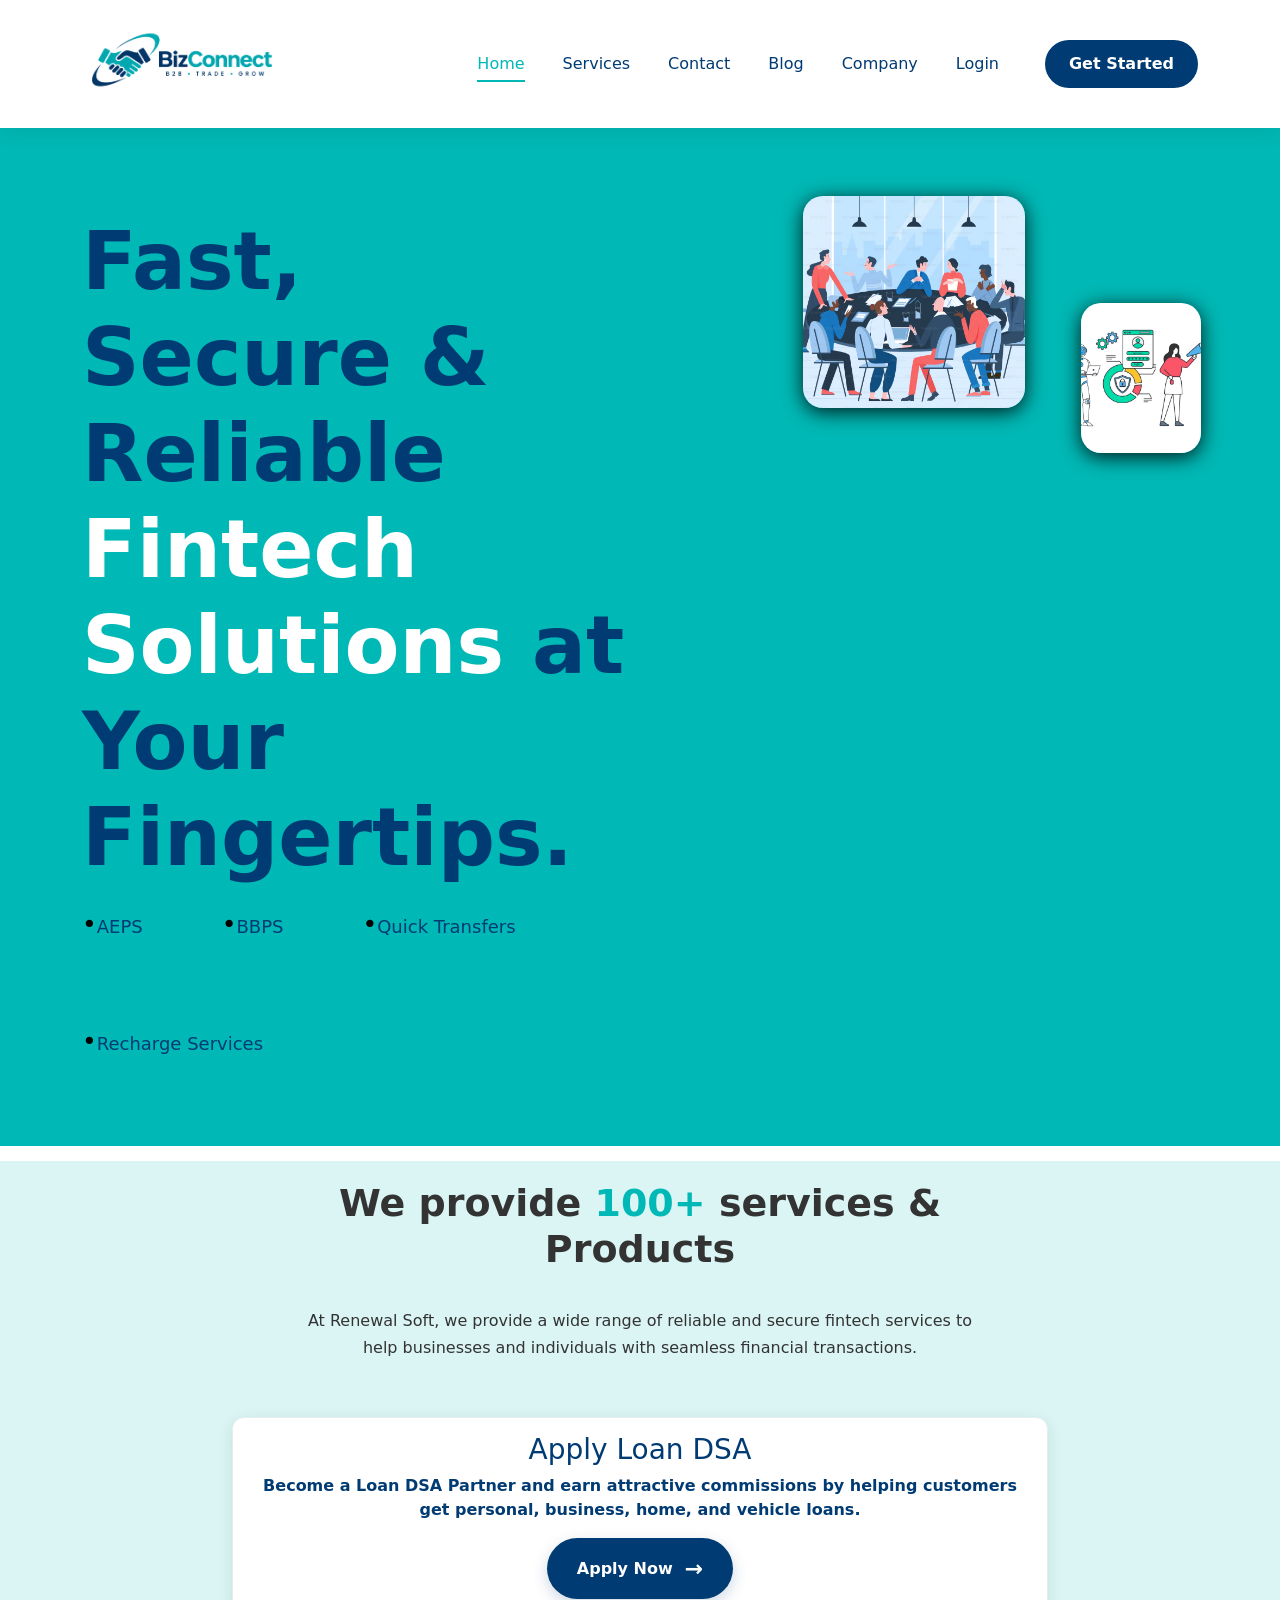
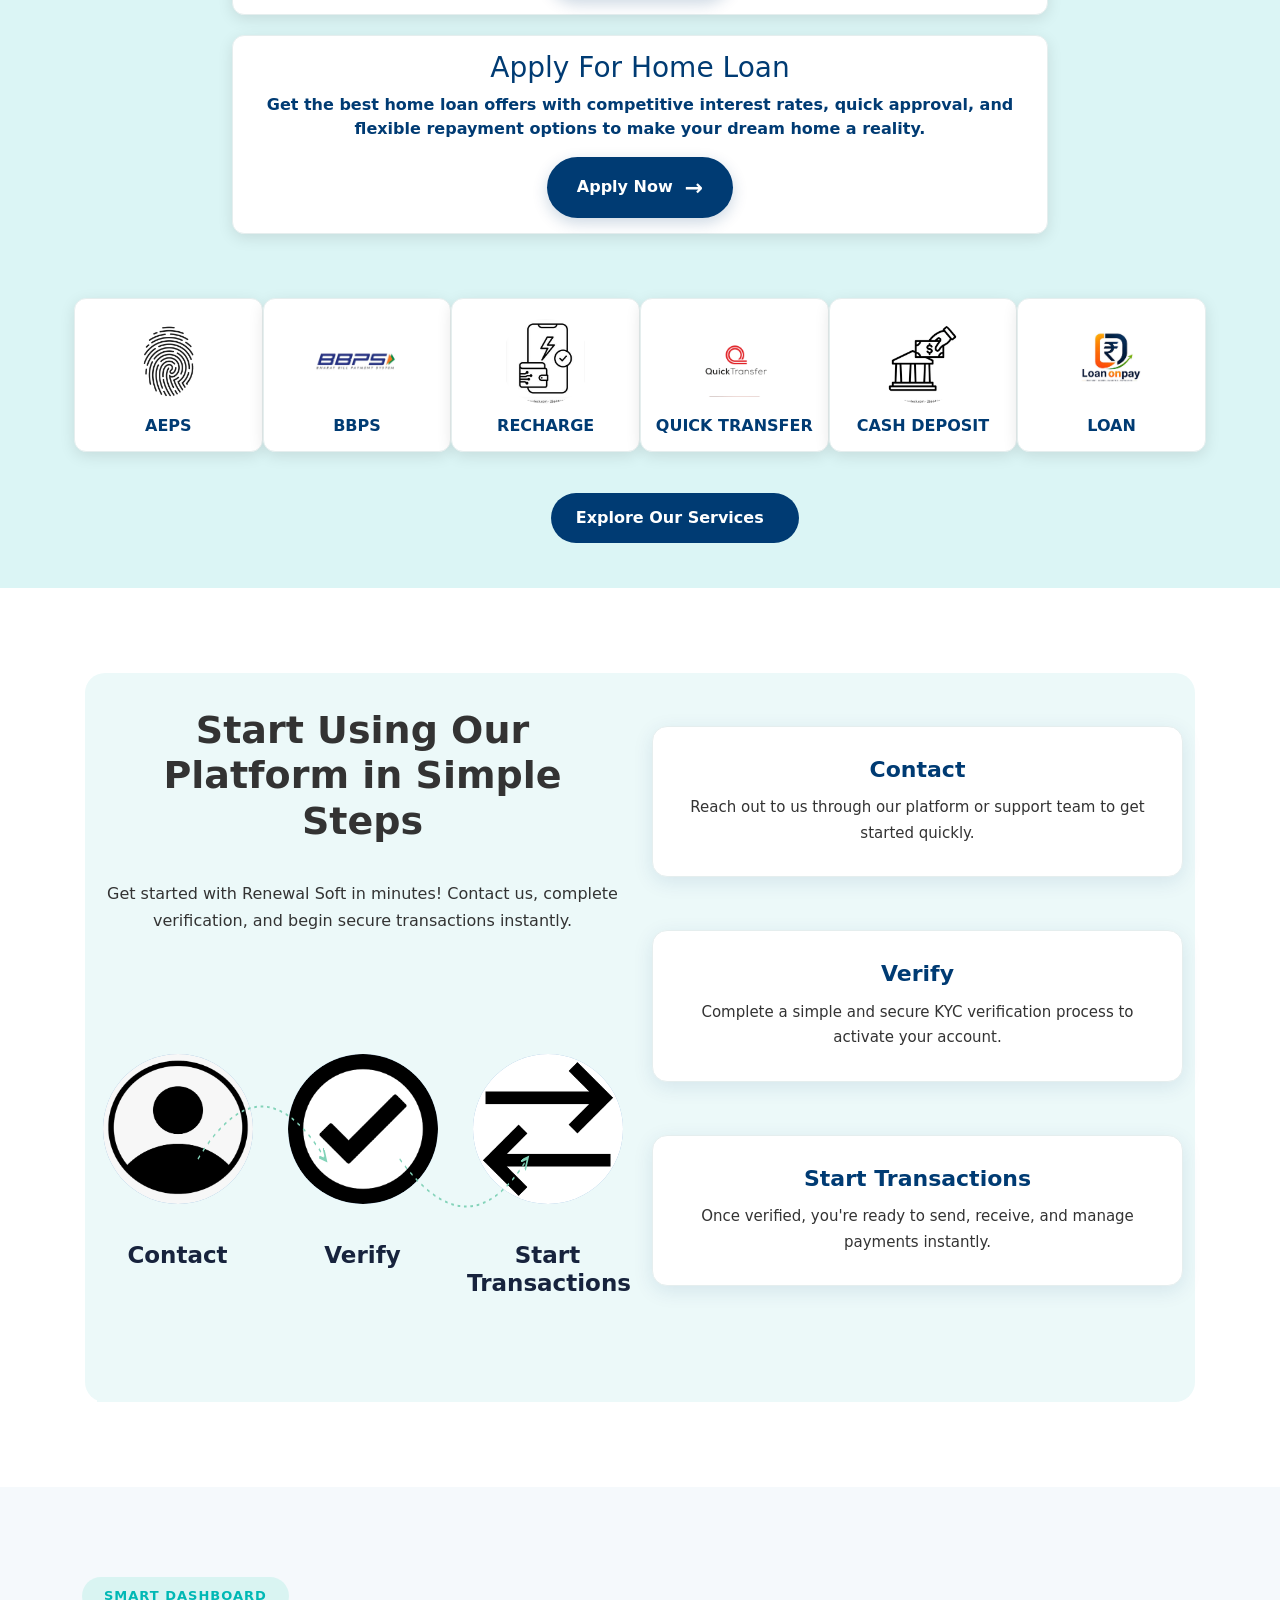
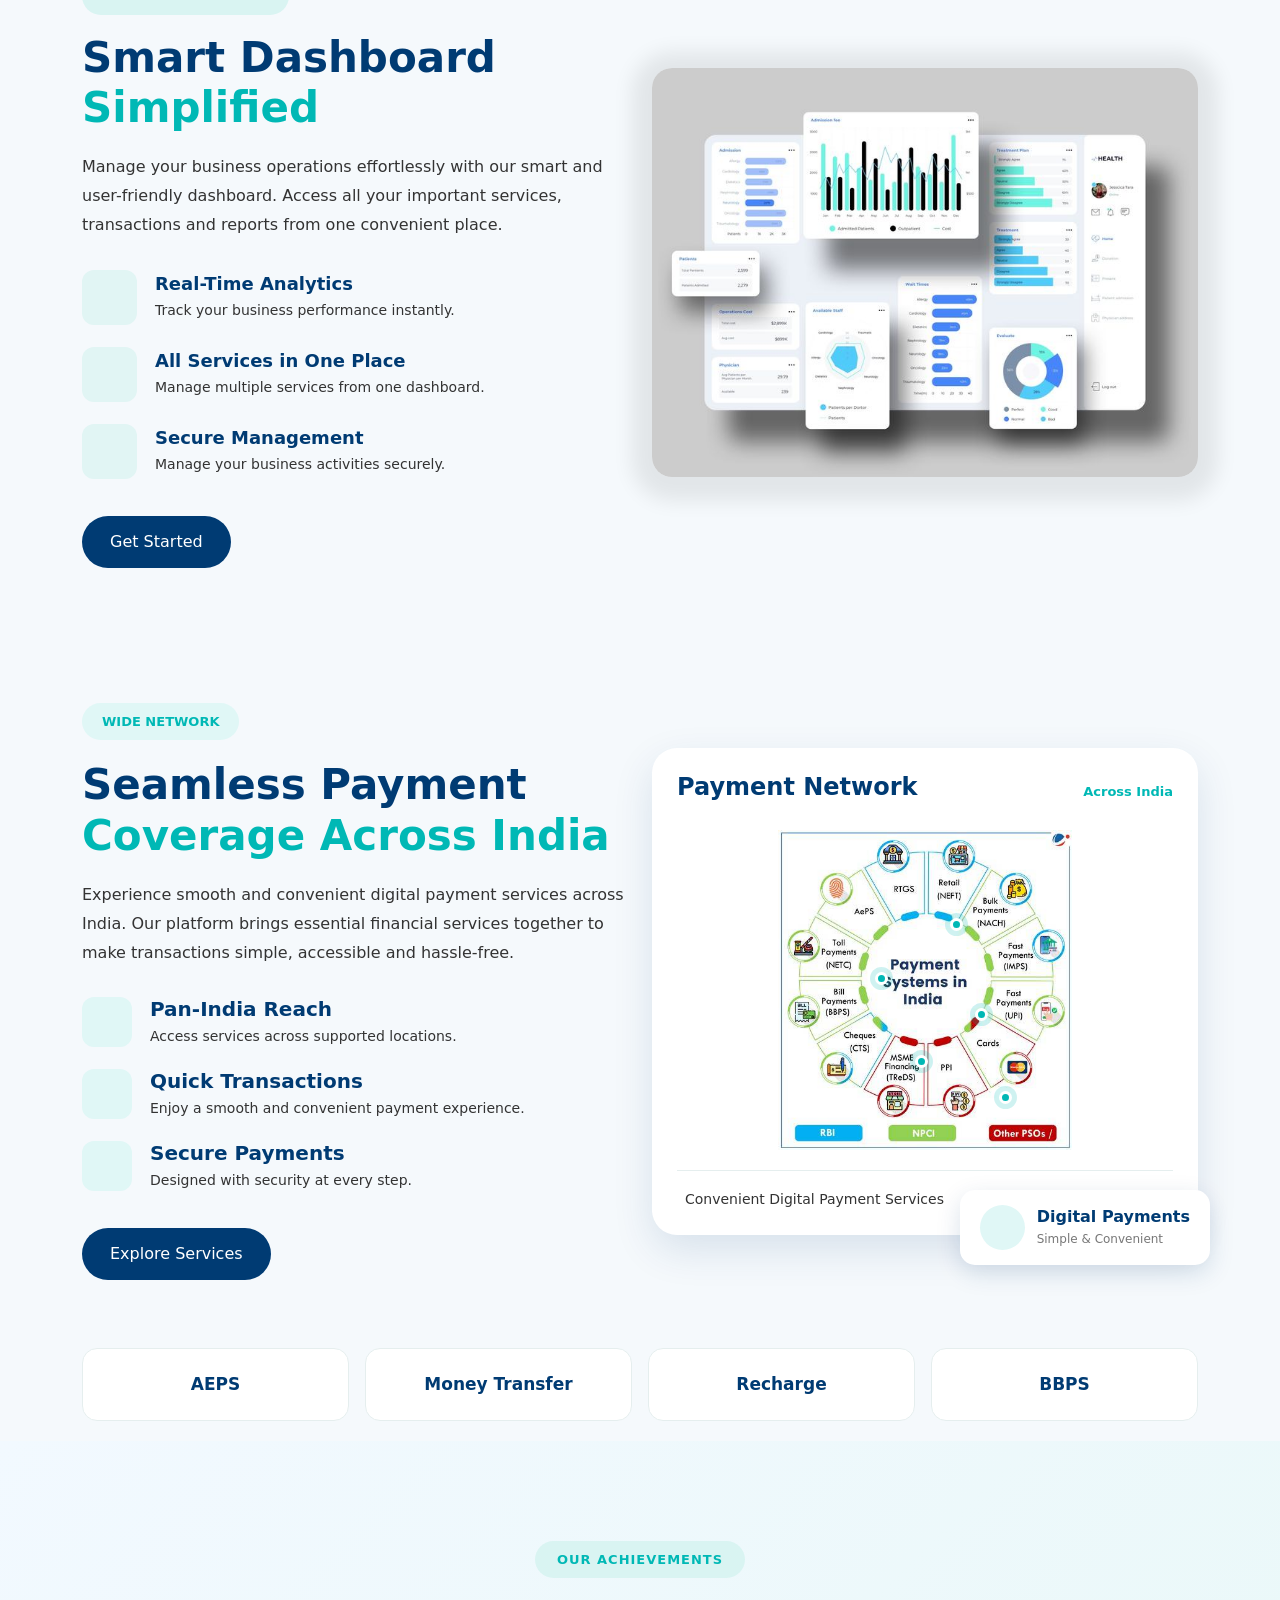
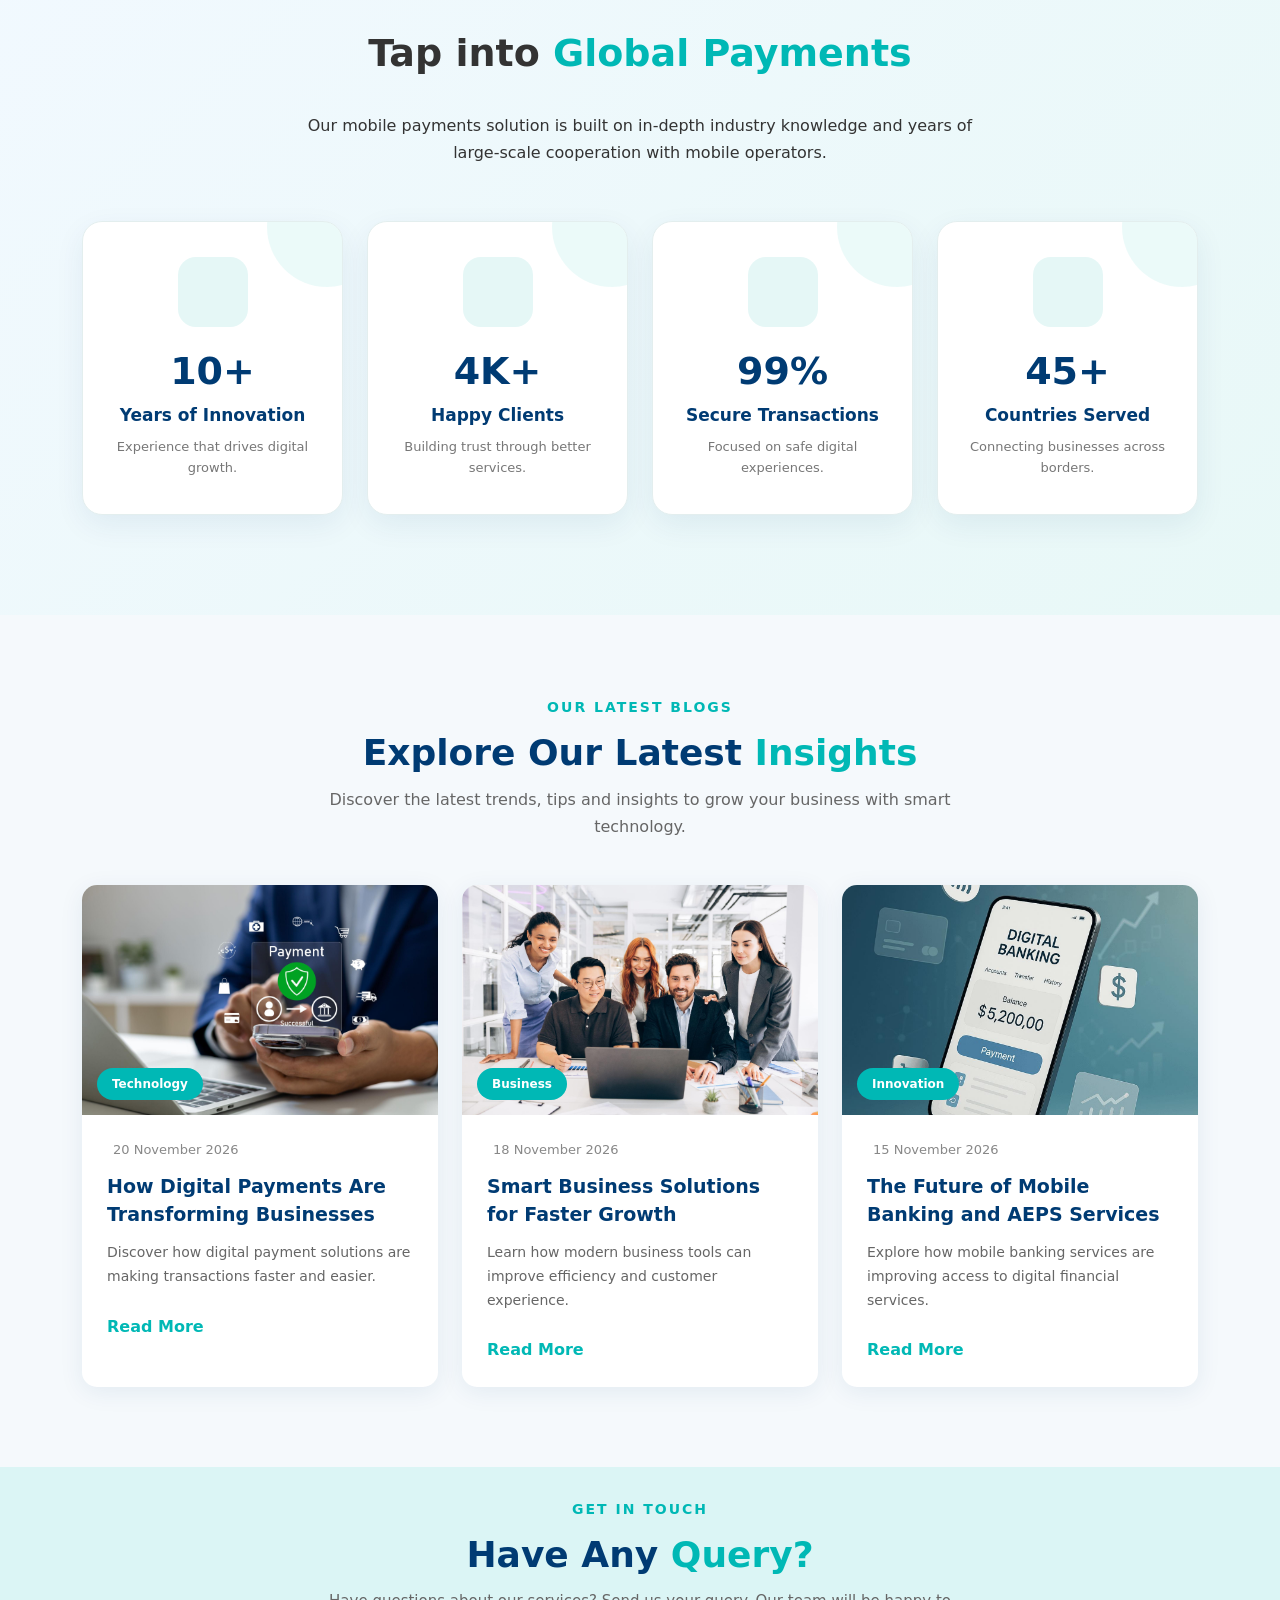
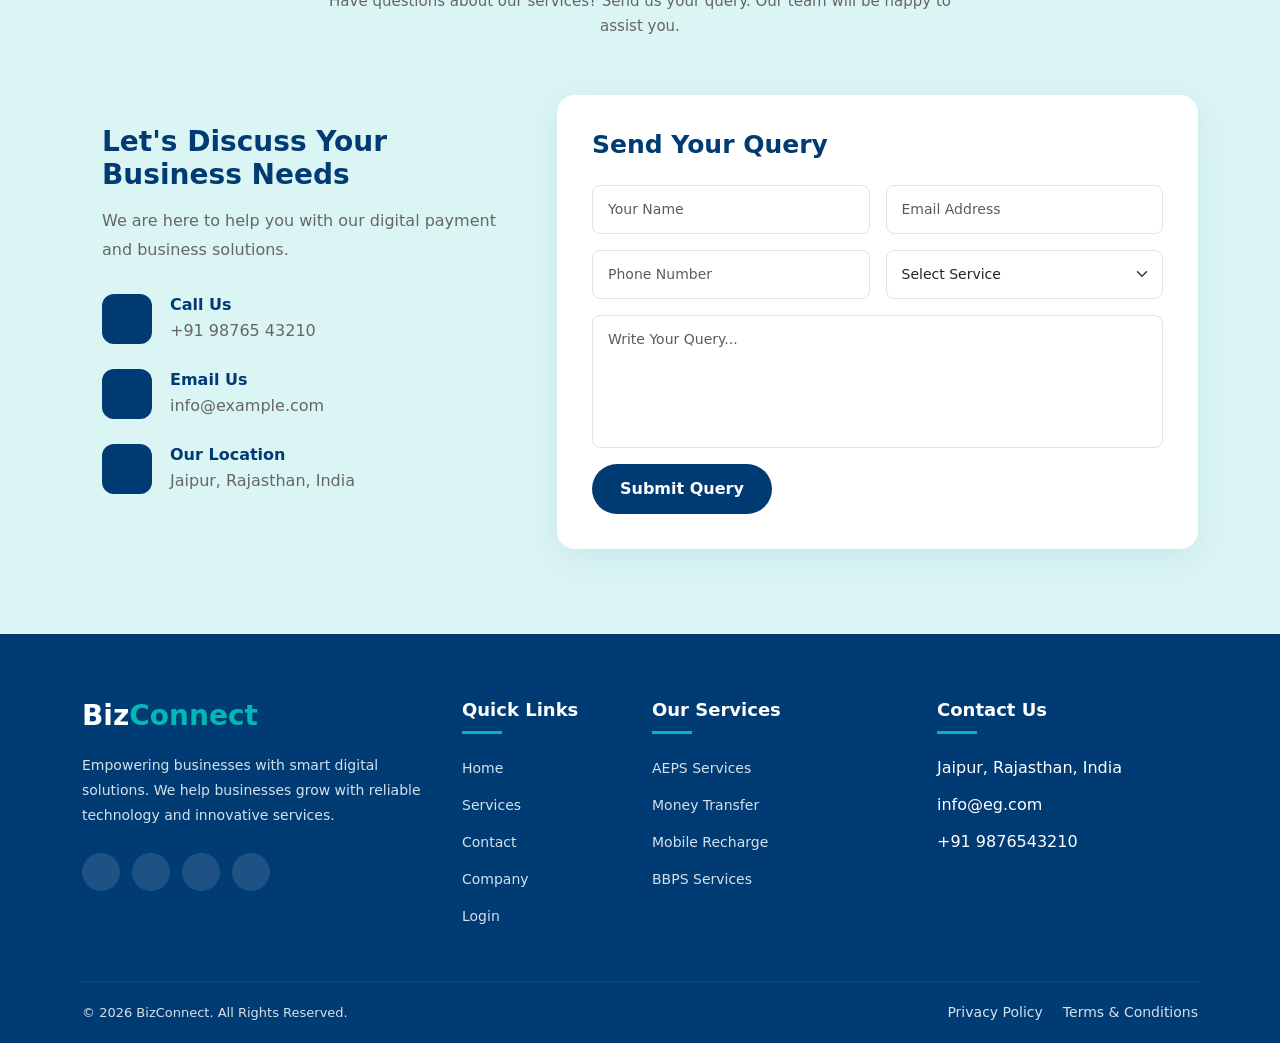
<file: B2B/index.html>
<!DOCTYPE html>
<html lang="en">

<head>
    <meta charset="UTF-8">
    <meta name="viewport" content="width=device-width, initial-scale=1.0">
    <title>B2B</title>
    <link href="https://unpkg.com/aos@2.3.1/dist/aos.css" rel="stylesheet">
    <link rel="stylesheet" href="B2B.css">
    <link href="https://cdn.jsdelivr.net/npm/bootstrap@5.3.3/dist/css/bootstrap.min.css" rel="stylesheet">
</head>

<body>
    <!--navbar-->
    <header>
        <nav id="navbar" class="navbar navbar-expand-lg" data-aos="fade-up">
            <div class="container">

                <!-- Logo -->
                <a class="navbar-brand" href="#home">
                    <img src="BizConnect Handshake Orbit Logo.png" alt="BizConnect Logo">
                </a>

                <!-- Mobile Toggle Button -->
                <button class="navbar-toggler" type="button" data-bs-toggle="collapse" data-bs-target="#navbarNav"
                    aria-controls="navbarNav" aria-expanded="false" aria-label="Toggle navigation">
                    <span class="navbar-toggler-icon"></span>
                </button>

                <!-- Navigation Links -->
                <div class="collapse navbar-collapse" id="navbarNav">
                    <ul class="navbar-nav ms-auto align-items-lg-center">

                        <li class="nav-item">
                            <a class="nav-link active" href="#home">Home</a>
                        </li>

                        <li class="nav-item">
                            <a class="nav-link" href="services.html">Services</a>
                        </li>

                        <li class="nav-item">
                            <a class="nav-link" href="conatctus.html">Contact</a>
                        </li>
                        <li class="nav-item">
                            <a class="nav-link" href="#blog">Blog</a>
                        </li>

                        <li class="nav-item">
                            <a class="nav-link" href="company.html">Company</a>
                        </li>

                        <li class="nav-item">
                            <a class="nav-link login-link" href="B2B login-page.html">Login</a>
                        </li>

                        <li class="nav-item ms-lg-3">
                            <a href="B2B login-page.html" class="nav-btn">Get Started</a>
                        </li>

                    </ul>
                </div>

            </div>
        </nav>
    </header>

    <!--home-->
    <section id="home">
        <div class="container">

            <div class="home-section">
                <div class="row d-flex">
                    <div class="col-12 col-sm-6">
                        <h1>Fast, Secure & Reliable
                            <span> Fintech Solutions</span>
                            at Your Fingertips.
                        </h1>
                        <div class="list">
                            <span>AEPS</span>
                            <span>BBPS</span>
                            <span>Quick Transfers</span>
                            <span>Recharge Services</span>
                        </div>
                    </div>
                    <div class="col-12 col-sm-6">
                        <img src="meeting.avif" alt="meeting">
                        <img src="robot.jpg" alt="robot">
                        <!--<div class="buttons">
                            <a href="login.html" class="get-started-btn">
                                Get Started
                                <i class="fa-solid fa-arrow-right"></i>
                            </a>
                            <a href="login.html" class="get-started-btn">
                                Bank BC Apply
                                <i class="fa-solid fa-arrow-right"></i>
                            </a>
                            <a href="login.html" class="get-started-btn">
                                Apply PM SURAYA GHAR Yojna
                                <i class="fa-solid fa-arrow-right"></i>
                            </a>
                        </div>-->
                    </div>
                </div>
            </div>
    </section>

    <!--services-->
    <section id="services" data-aos="fade-up">
        <div class="container">
            <div class="heading-section">
                <h2>We provide <span>100+</span> services & Products</h2>
                <p>At Renewal Soft, we provide a wide range of reliable and secure fintech services to help businesses
                    and individuals with seamless financial transactions.</p>
            </div>

            <div class="services-list">

                <div class="service-box" data-aos="fade-up">
                    <h3>Apply Loan DSA</h3>
                    <p>Become a Loan DSA Partner and earn attractive commissions by helping customers get personal,
                        business, home, and vehicle loans.</p>
                    <a href="DSA.html" class="apply-btn">Apply Now <span>→</span></a>
                </div>

                <div class="service-box" data-aos="fade-up">
                    <h3>Apply For Home Loan</h3>
                    <p>Get the best home loan offers with competitive interest rates, quick approval, and flexible
                        repayment options to make your dream home a reality.</p>
                    <a href="home loan.html" class="apply-btn">Apply Now <span>→</span></a>
                </div>


            </div>
            <div class="list-box" data-aos="fade-up">
                <div class="row g-3">

                    <div class="box col-6 col-md-4 col-lg-2">
                        <a href="B2B login-page.html">
                            <img src="fingerprint.jpg" alt="fingeFrperint">
                            <p>AEPS</p>
                        </a>
                    </div>


                    <div class="box col-6 col-md-4 col-lg-2">
                        <a href="B2B login-page.html">
                            <img src="BBPS.avif" alt="aeps">
                            <p>BBPS</p>
                        </a>
                    </div>

                    <div class="box col-6 col-md-4 col-lg-2">
                        <a href="B2B login-page.html">
                            <img src="recharge.jpg" alt="recharge">
                            <p>RECHARGE</p>
                        </a>
                    </div>

                    <div class="box col-6 col-md-4 col-lg-2">
                        <a href="B2B login-page.html">
                            <img src="quick transfer.png" alt="quick transfer">
                            <p>QUICK TRANSFER</p>
                        </a>
                    </div>

                    <div class="box col-6 col-md-4 col-lg-2">
                        <a href="B2B login-page.html">
                            <img src="cash deposit.webp" alt="cash deposit">
                            <p>CASH DEPOSIT</p>
                        </a>
                    </div>

                    <div class="box col-6 col-md-4 col-lg-2">
                        <a href="B2B login-page.html">
                            <img src="loan.jpg" alt="loan">
                            <p>LOAN</p>
                        </a>
                    </div>
                </div>
            </div>
            <div>
                <a href="services.html" class="explore-btn">
                    Explore Our Services
                    <i class="fa-solid fa-arrow-right"></i>
                </a>
            </div>
        </div>
    </section>

    <!--how it works-->
    <section id="work" data-aos="fade-up">

        <div class="container">
            <div class="row">
                <div class="col-md-6">
                    <div class="heading-section" data-aos="fade-up">
                        <h2>Start Using Our Platform in Simple Steps</h2>
                        <p>Get started with Renewal Soft in minutes! Contact us, complete verification, and begin secure
                            transactions instantly.</p>
                    </div>
                    <div class="steps-section" data-aos="fade-up">

                        <div class="steps-wrapper">

                            <!-- Dotted Arrows -->
                            <svg class="step-arrows" viewBox="0 0 1000 170" preserveAspectRatio="none">

                                <defs>
                                    <marker id="arrow" markerWidth="8" markerHeight="8" refX="5" refY="3" orient="auto">
                                        <path d="M0,0 L6,3 L0,6" fill="none" stroke="#83d3b9" stroke-width="1.5" />
                                    </marker>
                                </defs>

                                <path d="M190 105 Q310 0 430 105" fill="none" stroke="#83d3b9" stroke-width="2"
                                    stroke-dasharray="5 7" marker-end="url(#arrow)" />

                                <path d="M570 105 Q700 200 810 105" fill="none" stroke="#83d3b9" stroke-width="2"
                                    stroke-dasharray="5 7" marker-end="url(#arrow)" />
                            </svg>

                            <div class="row" data-aos="fade-up">

                                <!-- Step 1 -->
                                <div class="col-4 step-box">
                                    <div class="step-icon" data-aos="fade-up">
                                        <img src="contact.png" alt="contact img">
                                    </div>
                                    <h4>Contact</h4>
                                </div>

                                <!-- Step 2 -->
                                <div class="col-4 step-box">
                                    <div class="step-icon" data-aos="fade-up">
                                        <img src="verify.png" alt="verify">
                                    </div>
                                    <h4>Verify</h4>
                                </div>

                                <!-- Step 3 -->
                                <div class="col-4 step-box">
                                    <div class="step-icon" data-aos="fade-up">
                                        <img src="transaction.png" alt="transaction">
                                    </div>
                                    <h4>Start Transactions</h4>
                                </div>

                            </div>
                        </div>
                    </div>
                </div>

                <div class="col-12 col-md-6">
                    <div class="work-circles" data-aos="fade-up">
                        <h4>Contact</h4>
                        <p>Reach out to us through our platform or support team to get started quickly.</p>
                    </div>

                    <div class="work-circles" data-aos="fade-up">
                        <h4>Verify</h4>
                        <p>Complete a simple and secure KYC verification process to activate your account.</p>
                    </div>

                    <div class="work-circles" data-aos="fade-up">
                        <h4>Start Transactions</h4>
                        <p>Once verified, you're ready to send, receive, and manage payments instantly.</p>
                    </div>
                </div>
            </div>
        </div>

    </section>

    <!--dashboard-->
    <section class="dashboard-section" data-aos="fade-up">
        <div class="container">
            <div class="row align-items-center">

                <!-- Left Content -->
                <div class="col-lg-6 col-md-12 dashboard-content" data-aos="fade-up">
                    <span class="section-tag">SMART DASHBOARD</span>

                    <h2 class="heading-section">
                        Smart Dashboard
                        <span>Simplified</span>
                    </h2>

                    <p>
                        Manage your business operations effortlessly with
                        our smart and user-friendly dashboard. Access all
                        your important services, transactions and reports
                        from one convenient place.
                    </p>

                    <div class="dashboard-features" data-aos="fade-up">

                        <div class="feature-item">
                            <i class="fa-solid fa-chart-line"></i>
                            <div>
                                <h5>Real-Time Analytics</h5>
                                <p>Track your business performance instantly.</p>
                            </div>
                        </div>

                        <div class="feature-item">
                            <i class="fa-solid fa-layer-group"></i>
                            <div>
                                <h5>All Services in One Place</h5>
                                <p>Manage multiple services from one dashboard.</p>
                            </div>
                        </div>

                        <div class="feature-item">
                            <i class="fa-solid fa-shield-halved"></i>
                            <div>
                                <h5>Secure Management</h5>
                                <p>Manage your business activities securely.</p>
                            </div>
                        </div>

                    </div>

                    <a href="#contact" class="dashboard-btn" data-aos="fade-up">
                        Get Started <i class="fa-solid fa-arrow-right"></i>
                    </a>
                </div>

                <!-- Right Dashboard Image -->
                <div class="col-lg-6 col-md-12 dashboard-image" data-aos="fade-up">
                    <img src="smart dashboard simplified.jpg" alt="Smart Dashboard">
                </div>

            </div>
        </div>
    </section>

    <!--coverage-->
    <section class="coverage-section">
        <div class="container">
            <div class="row align-items-center" data-aos="fade-up">

                <!-- Left Content -->
                <div class="col-lg-6 col-md-12 coverage-content">

                    <span class="coverage-tag">WIDE NETWORK</span>

                    <h2 class="heading-section">
                        Seamless Payment
                        <span>Coverage Across India</span>
                    </h2>

                    <p>
                        Experience smooth and convenient digital payment
                        services across India. Our platform brings essential
                        financial services together to make transactions
                        simple, accessible and hassle-free.
                    </p>

                    <div class="coverage-features" data-aos="fade-up">

                        <div class="coverage-item">
                            <i class="fa-solid fa-location-dot"></i>
                            <div>
                                <h5>Pan-India Reach</h5>
                                <p>Access services across supported locations.</p>
                            </div>
                        </div>

                        <div class="coverage-item">
                            <i class="fa-solid fa-bolt"></i>
                            <div>
                                <h5>Quick Transactions</h5>
                                <p>Enjoy a smooth and convenient payment experience.</p>
                            </div>
                        </div>

                        <div class="coverage-item">
                            <i class="fa-solid fa-shield-halved"></i>
                            <div>
                                <h5>Secure Payments</h5>
                                <p>Designed with security at every step.</p>
                            </div>
                        </div>

                    </div>

                    <a href="#contact" class="coverage-btn" data-aos="fade-up">
                        Explore Services
                        <i class="fa-solid fa-arrow-right"></i>
                    </a>

                </div>

                <!-- Right Content -->
                <div class="col-lg-6 col-md-12 coverage-visual" data-aos="fade-up">

                    <div class="india-card">

                        <div class="map-heading">
                            <h4>Payment Network</h4>
                            <span>Across India</span>
                        </div>

                        <div class="india-map">
                            <img src="OIP.jpg" alt="OIP">

                            <span class="map-dot dot-one"></span>
                            <span class="map-dot dot-two"></span>
                            <span class="map-dot dot-three"></span>
                            <span class="map-dot dot-four"></span>
                            <span class="map-dot dot-five"></span>
                        </div>

                        <div class="map-footer">
                            <i class="fa-solid fa-circle-check"></i>
                            Convenient Digital Payment Services
                        </div>

                    </div>

                    <div class="floating-payment">
                        <i class="fa-solid fa-indian-rupee-sign"></i>
                        <div>
                            <h6>Digital Payments</h6>
                            <p>Simple & Convenient</p>
                        </div>
                    </div>

                </div>
            </div>

            <!-- Payment Services -->
            <div class="row g-3 coverage-services" data-aos="fade-up">

                <div class="col-6 col-md-3">
                    <div class="coverage-service-box">
                        <i class="fa-solid fa-fingerprint"></i>
                        <h5>AEPS</h5>
                    </div>
                </div>

                <div class="col-6 col-md-3">
                    <div class="coverage-service-box">
                        <i class="fa-solid fa-money-bill-transfer"></i>
                        <h5>Money Transfer</h5>
                    </div>
                </div>

                <div class="col-6 col-md-3">
                    <div class="coverage-service-box">
                        <i class="fa-solid fa-mobile-screen-button"></i>
                        <h5>Recharge</h5>
                    </div>
                </div>

                <div class="col-6 col-md-3">
                    <div class="coverage-service-box">
                        <i class="fa-solid fa-file-invoice-dollar"></i>
                        <h5>BBPS</h5>
                    </div>
                </div>

            </div>
        </div>
    </section>

    <!--fun facts-->
    <section id="funfact" class="funfact-section" data-aos="fade-up">

        <div class="container">

            <!-- Heading -->
            <div class="heading-section text-center" data-aos="fade-up">
                <span class="section-tag">OUR ACHIEVEMENTS</span>

                <h2 class="heading-section">
                    Tap into <span>Global Payments</span>
                </h2>

                <p>
                    Our mobile payments solution is built on in-depth industry
                    knowledge and years of large-scale cooperation with
                    mobile operators.
                </p>
            </div>

            <!-- Statistics Cards -->
            <div class="row g-4 funfact-row" data-aos="fade-up">

                <!-- Card 1 -->
                <div class="col-6 col-lg-3" data-aos="fade-up">
                    <div class="funfact-card">
                        <div class="funfact-icon">
                            <i class="fa-solid fa-lightbulb"></i>
                        </div>

                        <h3>10+</h3>
                        <h5>Years of Innovation</h5>
                        <p>Experience that drives digital growth.</p>
                    </div>
                </div>

                <!-- Card 2 -->
                <div class="col-6 col-lg-3" data-aos="fade-up" data-aos-delay="150">
                    <div class="funfact-card">
                        <div class="funfact-icon">
                            <i class="fa-solid fa-users"></i>
                        </div>

                        <h3>4K+</h3>
                        <h5>Happy Clients</h5>
                        <p>Building trust through better services.</p>
                    </div>
                </div>

                <!-- Card 3 -->
                <div class="col-6 col-lg-3" data-aos="fade-up" data-aos-delay="300">
                    <div class="funfact-card">
                        <div class="funfact-icon">
                            <i class="fa-solid fa-shield-halved"></i>
                        </div>

                        <h3>99%</h3>
                        <h5>Secure Transactions</h5>
                        <p>Focused on safe digital experiences.</p>
                    </div>
                </div>

                <!-- Card 4 -->
                <div class="col-6 col-lg-3" data-aos="fade-up" data-aos-delay="450">
                    <div class="funfact-card">
                        <div class="funfact-icon">
                            <i class="fa-solid fa-earth-asia"></i>
                        </div>

                        <h3>45+</h3>
                        <h5>Countries Served</h5>
                        <p>Connecting businesses across borders.</p>
                    </div>
                </div>

            </div>
        </div>
    </section>

    <!--blog-->
    <section id="blog" class="blog-section" data-aos="fade-up">
        <div class="container">

            <div class="blog-heading text-center" data-aos="fade-up">
                <span>OUR LATEST BLOGS</span>
                <h2 class="heading-section">Explore Our Latest <span>Insights</span></h2>
                <p>
                    Discover the latest trends, tips and insights
                    to grow your business with smart technology.
                </p>
            </div>

            <div class="row g-4">

                <!-- Blog 1 -->
                <div class="col-lg-4 col-md-6">
                    <div class="blog-card" data-aos="fade-up">

                        <div class="blog-img">
                            <img src="blog1.jpg" alt="Digital Payments">
                            <span class="blog-category">Technology</span>
                        </div>

                        <div class="blog-content">
                            <p class="blog-date">
                                <i class="fa-regular fa-calendar"></i>
                                20 November 2026
                            </p>

                            <h4>How Digital Payments Are Transforming Businesses</h4>

                            <p>
                                Discover how digital payment solutions
                                are making transactions faster and easier.
                            </p>

                            <a href="#">Read More
                                <i class="fa-solid fa-arrow-right"></i>
                            </a>
                        </div>

                    </div>
                </div>

                <!-- Blog 2 -->
                <div class="col-lg-4 col-md-6" data-aos="fade-up">
                    <div class="blog-card">

                        <div class="blog-img">
                            <img src="blog2.jpg" alt="Business Growth">
                            <span class="blog-category">Business</span>
                        </div>

                        <div class="blog-content">
                            <p class="blog-date">
                                <i class="fa-regular fa-calendar"></i>
                                18 November 2026
                            </p>

                            <h4>Smart Business Solutions for Faster Growth</h4>

                            <p>
                                Learn how modern business tools can
                                improve efficiency and customer experience.
                            </p>

                            <a href="#">Read More
                                <i class="fa-solid fa-arrow-right"></i>
                            </a>
                        </div>

                    </div>
                </div>

                <!-- Blog 3 -->
                <div class="col-lg-4 col-md-6" data-aos="fade-up">
                    <div class="blog-card">

                        <div class="blog-img">
                            <img src="blog3.jpg" alt="Mobile Banking">
                            <span class="blog-category">Innovation</span>
                        </div>

                        <div class="blog-content">
                            <p class="blog-date">
                                <i class="fa-regular fa-calendar"></i>
                                15 November 2026
                            </p>

                            <h4>The Future of Mobile Banking and AEPS Services</h4>

                            <p>
                                Explore how mobile banking services are
                                improving access to digital financial services.
                            </p>

                            <a href="#">Read More
                                <i class="fa-solid fa-arrow-right"></i>
                            </a>
                        </div>

                    </div>
                </div>

            </div>
        </div>
    </section>

    <!--query-->
    <section id="query" class="query-section" data-aos="fade-up">
        <div class="container">

            <div class="query-heading text-center" data-aos="fade-up">
                <span>GET IN TOUCH</span>
                <h2 class="heading-section">Have Any <span>Query?</span></h2>
                <p>Have questions about our services? Send us your query.
                    Our team will be happy to assist you.
                </p>
            </div>

            <div class="row g-4 align-items-center" data-aos="fade-up">

                <!-- Left Side -->
                <div class="col-lg-5">
                    <div class="query-info">
                        <h3>Let's Discuss Your Business Needs</h3>

                        <p>
                            We are here to help you with our digital
                            payment and business solutions.
                        </p>

                        <div class="query-detail  data-aos=" fade-up">
                            <div class="query-icon">
                                <i class="fa-solid fa-phone"></i>
                            </div>
                            <div>
                                <h5>Call Us</h5>
                                <p>+91 98765 43210</p>
                            </div>
                        </div>

                        <div class="query-detail" data-aos="fade-up">
                            <div class="query-icon">
                                <i class="fa-solid fa-envelope"></i>
                            </div>
                            <div>
                                <h5>Email Us</h5>
                                <p>info@example.com</p>
                            </div>
                        </div>

                        <div class="query-detail" data-aos="fade-up">
                            <div class="query-icon">
                                <i class="fa-solid fa-location-dot"></i>
                            </div>
                            <div>
                                <h5>Our Location</h5>
                                <p>Jaipur, Rajasthan, India</p>
                            </div>
                        </div>

                    </div>
                </div>

                <!-- Right Side Form -->
                <div class="col-lg-7">
                    <div class="query-form" data-aos="fade-up">

                        <h3>Send Your Query</h3>

                        <form action="#" method="post">

                            <div class="row g-3">

                                <div class="col-md-6">
                                    <input type="text" class="form-control" placeholder="Your Name" required>
                                </div>

                                <div class="col-md-6">
                                    <input type="email" class="form-control" placeholder="Email Address" required>
                                </div>

                                <div class="col-md-6">
                                    <input type="tel" class="form-control" placeholder="Phone Number" required>
                                </div>

                                <div class="col-md-6">
                                    <select class="form-select" required>
                                        <option value="">Select Service</option>
                                        <option>AEPS Services</option>
                                        <option>Money Transfer</option>
                                        <option>Mobile Recharge</option>
                                        <option>BBPS Services</option>
                                        <option>Other</option>
                                    </select>
                                </div>

                                <div class="col-12">
                                    <textarea class="form-control" rows="5" placeholder="Write Your Query..."
                                        required></textarea>
                                </div>

                                <div class="col-12">
                                    <button type="submit" class="query-btn">
                                        Submit Query
                                        <i class="fa-solid fa-arrow-right"></i>
                                    </button>
                                </div>

                            </div>
                        </form>

                    </div>
                </div>

            </div>
        </div>
    </section>

    <!--footer-->
    <footer class="footer-section" id="contact">
        <div class="container">
            <div class="row g-4">

                <!-- Company Info -->
                <div class="footer-description col-3 col-lg-4 col-md-6" data-aos="fade-up">
                    <a href="index.html">
                        <h3 class="footer-logo">Biz<span>Connect</span></h3>
                    </a>
                    <p>
                        Empowering businesses with smart digital solutions.
                        We help businesses grow with reliable technology
                        and innovative services.
                    </p>

                    <div class="social-icons" data-aos="fade-up">
                        <a href="#"><i class="fa-brands fa-facebook-f"></i></a>
                        <a href="#"><i class="fa-brands fa-instagram"></i></a>
                        <a href="#"><i class="fa-brands fa-linkedin-in"></i></a>
                        <a href="#"><i class="fa-brands fa-x-twitter"></i></a>
                    </div>
                </div>

                <!-- Quick Links -->
                <div class="col-3 col-lg-2 col-md-6" data-aos="fade-up">
                    <h5>Quick Links</h5>
                    <ul>
                        <li><a href="index.html">Home</a></li>
                        <li><a href="services.html">Services</a></li>
                        <li><a href="conatctus.html">Contact</a></li>
                        <li><a href="company.html">Company</a></li>
                        <li><a href="B2B login-page.html">Login</a></li>
                    </ul>
                </div>

                <!-- Services -->
                <div class="col-3 col-lg-3 col-md-6" data-aos="fade-up">
                    <h5>Our Services</h5>
                    <ul>
                        <li><a href="#services">AEPS Services</a></li>
                        <li><a href="#services">Money Transfer</a></li>
                        <li><a href="#services">Mobile Recharge</a></li>
                        <li><a href="#services">BBPS Services</a></li>
                    </ul>
                </div>

                <!-- Contact -->
                <div class="col-3 col-lg-3 col-md-6" data-aos="fade-up">
                    <h5>Contact Us</h5>
                    <ul>
                        <li>Jaipur, Rajasthan, India</li>
                        <li>info@eg.com</li>
                        <li>+91 9876543210</li>
                    </ul>
                </div>

            </div>

            <hr>

            <div class="footer-bottom" data-aos="fade-up">
                <p>© 2026 BizConnect. All Rights Reserved.</p>
                <div>
                    <a href="#">Privacy Policy</a>
                    <a href="#">Terms & Conditions</a>
                </div>
            </div>
        </div>
    </footer>

    <!--script-->
    <script src="https://cdn.jsdelivr.net/npm/bootstrap@5.3.3/dist/js/bootstrap.bundle.min.js"></script>
    <script src="https://unpkg.com/aos@2.3.1/dist/aos.js"></script>

    <script>
        AOS.init({
            duration: 1000,
            offset: 120,
            once: true,
            easing: 'ease-in-out',
            mirror: false
        });

        const boxes = document.querySelectorAll(".service-box");

        const observer = new IntersectionObserver((entries) => {
            entries.forEach((entry) => {
                if (entry.isIntersecting) {
                    entry.target.classList.add("show");
                    observer.unobserve(entry.target);
                }
            });
        }, {
            threshold: 0.2
        });

        boxes.forEach((box) => {
            observer.observe(box);
        });
    </script>
</body>

</html>
</file>
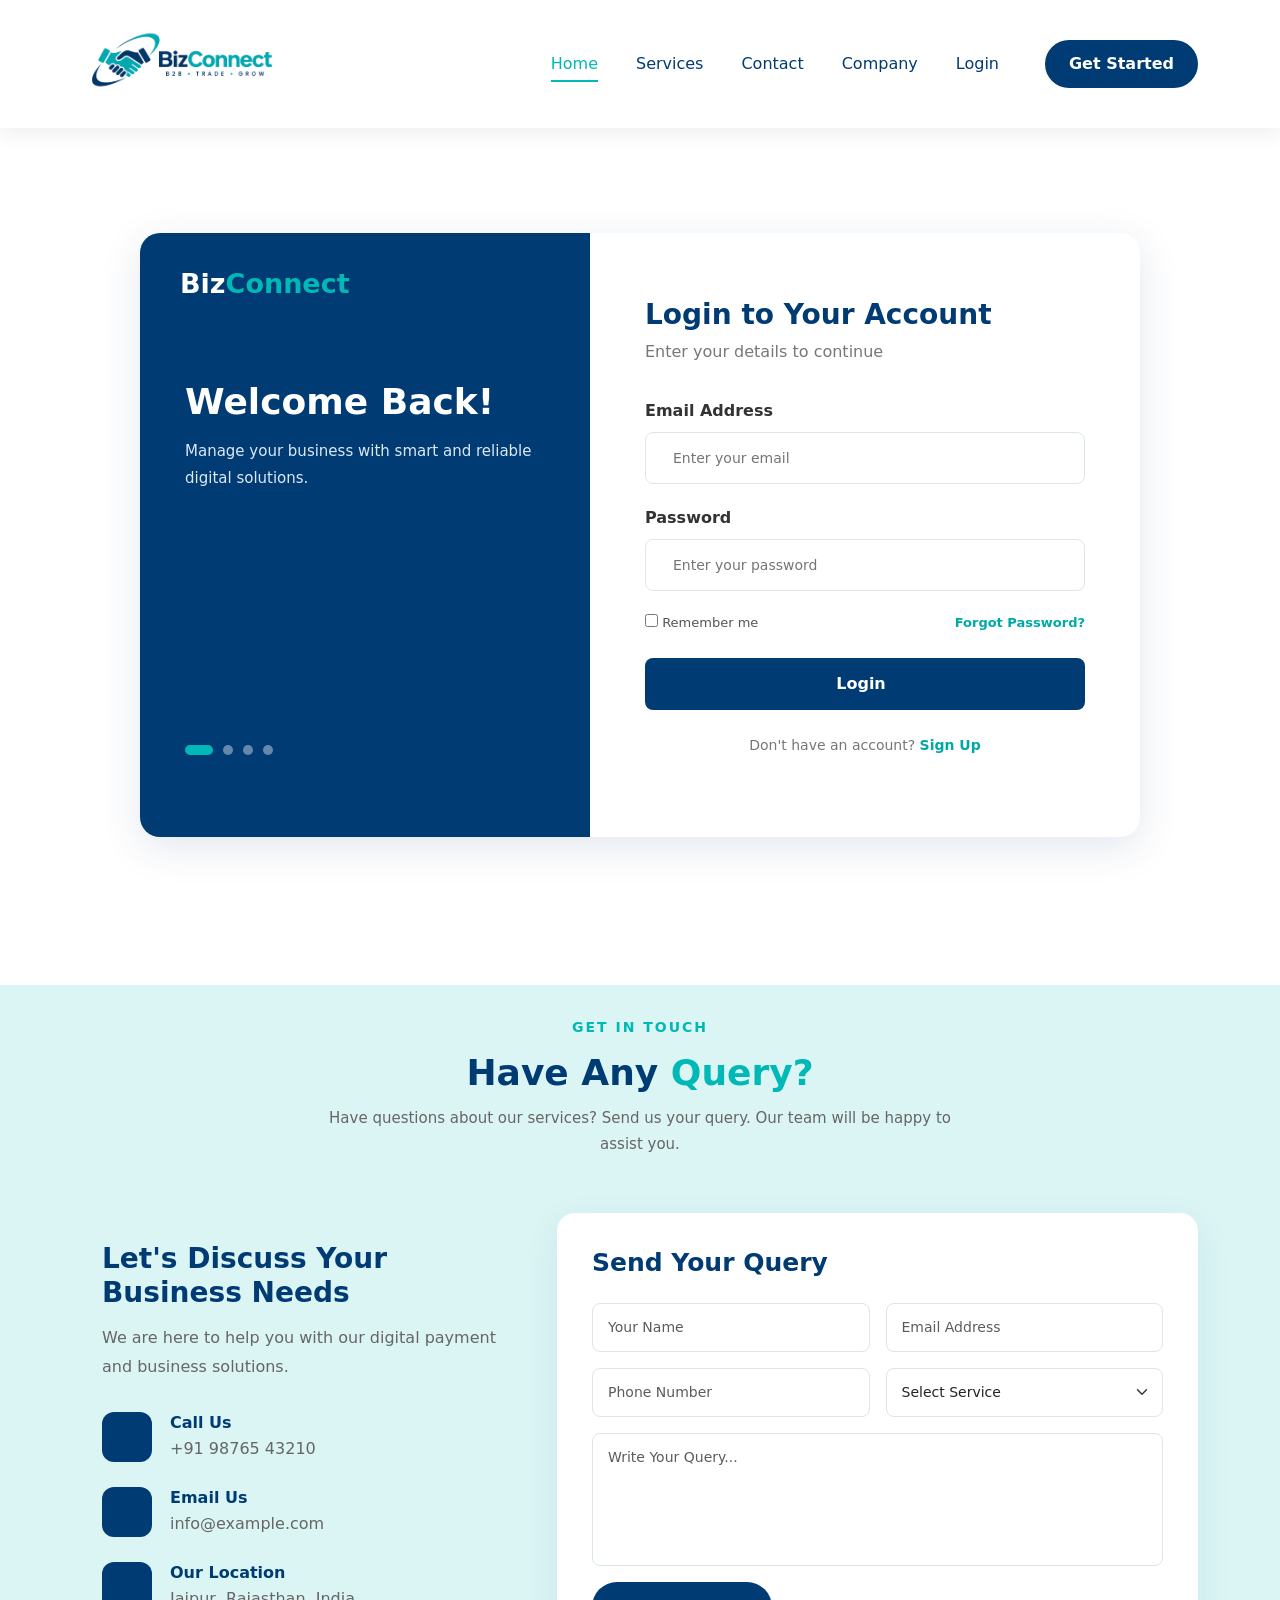
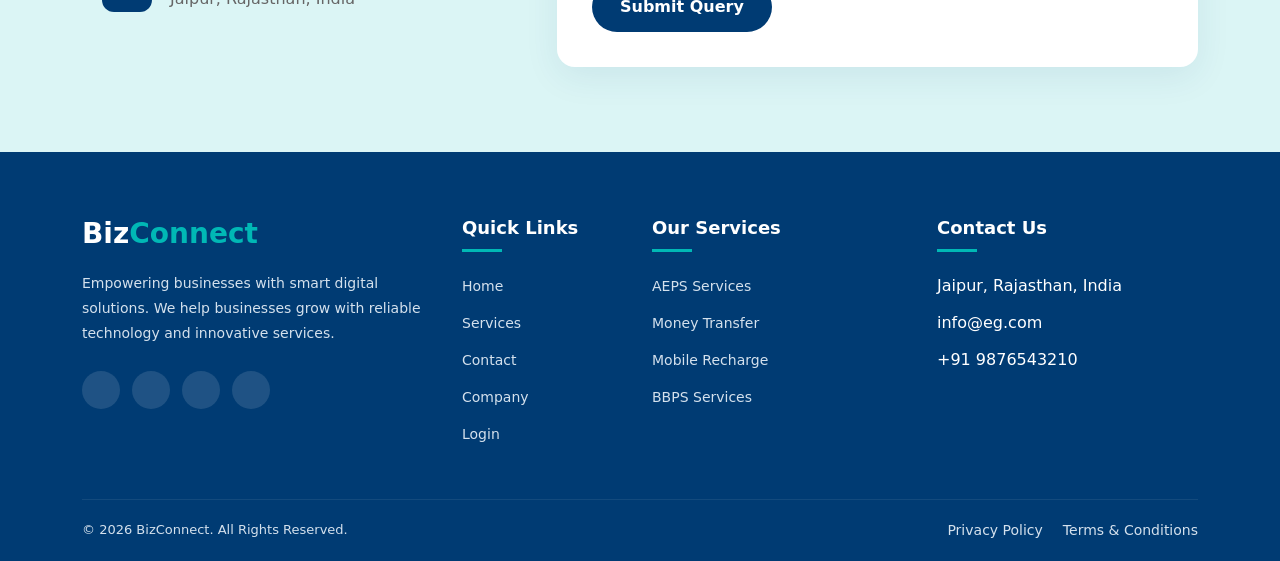
<file: B2B/B2B login-page.html>
<!DOCTYPE html>
<html lang="en">

<head>
    <meta charset="UTF-8">
    <meta name="viewport" content="width=device-width, initial-scale=1.0">
    <title>BizConnect Login</title>
    <link href="https://unpkg.com/aos@2.3.1/dist/aos.css" rel="stylesheet">
    <link rel="stylesheet" href="B2B.css">
    <link href="https://cdn.jsdelivr.net/npm/bootstrap@5.3.3/dist/css/bootstrap.min.css" rel="stylesheet">
</head>

<body>
    <!--navbar-->
    <header>
        <nav id="navbar" class="navbar navbar-expand-lg" data-aos="fade-up">
            <div class="container">

                <!-- Logo -->
                <a class="navbar-brand" href="index.html">
                    <img src="BizConnect Handshake Orbit Logo.png" alt="BizConnect Logo">
                </a>

                <!-- Mobile Toggle Button -->
                <button class="navbar-toggler" type="button" data-bs-toggle="collapse" data-bs-target="#navbarNav"
                    aria-controls="navbarNav" aria-expanded="false" aria-label="Toggle navigation">
                    <span class="navbar-toggler-icon"></span>
                </button>

                <!-- Navigation Links -->
                <div class="collapse navbar-collapse" id="navbarNav">
                    <ul class="navbar-nav ms-auto align-items-lg-center">

                        <li class="nav-item">
                            <a class="nav-link active" href="index.html">Home</a>
                        </li>

                        <li class="nav-item">
                            <a class="nav-link" href="services.html">Services</a>
                        </li>

                        <li class="nav-item">
                            <a class="nav-link" href="conatctus.html">Contact</a>
                        </li>

                        <li class="nav-item">
                            <a class="nav-link" href="company.html">Company</a>
                        </li>

                        <li class="nav-item">
                            <a class="nav-link login-link" href="B2B login-page.html">Login</a>
                        </li>

                        <li class="nav-item ms-lg-3">
                            <a href="B2B login-page.html" class="nav-btn">Get Started</a>
                        </li>

                    </ul>
                </div>

            </div>
        </nav>
    </header>

    <!--login-->
    <section class="login-section" data-aos="fade-up">
        <div class="login-container">

            <!-- Left Side -->

            <div class="login-left" data-aos="fade-up">

                <h3 class="footer-logo">Biz<span>Connect</span></h3>

                <div class="login-slider">

                    <!-- Slide 1 -->
                    <div class="login-slide active">
                        <h1>Welcome Back!</h1>
                        <p>Manage your business with smart and reliable digital solutions.</p>
                        <div class="login-illustration">
                            <i class="fa-solid fa-chart-line"></i>
                        </div>
                    </div>

                    <!-- Slide 2 -->
                    <div class="login-slide">
                        <h1>Grow Your Business!</h1>
                        <p>Expand your business with powerful digital banking and payment solutions.</p>
                        <div class="login-illustration">
                            <i class="fa-solid fa-chart-pie"></i>
                        </div>
                    </div>

                    <!-- Slide 3 -->
                    <div class="login-slide">
                        <h1>Smart Payments!</h1>
                        <p>Experience fast, secure and seamless digital transactions.</p>
                        <div class="login-illustration">
                            <i class="fa-solid fa-money-bill-transfer"></i>
                        </div>
                    </div>

                    <!-- Slide 4 -->
                    <div class="login-slide">
                        <h1>Business Made Easy!</h1>
                        <p>All your essential business services in one convenient platform.</p>
                        <div class="login-illustration">
                            <i class="fa-solid fa-handshake"></i>
                        </div>
                    </div>

                </div>

                <div class="slider-dots">
                    <span class="dot active"></span>
                    <span class="dot"></span>
                    <span class="dot"></span>
                    <span class="dot"></span>
                </div>

            </div>

            <!-- Right Side -->
            <div class="login-right" data-aos="fade-up">

                <h2>Login to Your Account</h2>
                <p class="login-subtitle">Enter your details to continue</p>

                <form action="#" method="post" data-aos="fade-up">

                    <div class="form-group">
                        <label>Email Address</label>
                        <div class="input-box">
                            <i class="fa-regular fa-envelope"></i>
                            <input type="email" placeholder="Enter your email" required>
                        </div>
                    </div>

                    <div class="form-group">
                        <label>Password</label>
                        <div class="input-box">
                            <i class="fa-solid fa-lock"></i>
                            <input type="password" placeholder="Enter your password" required>
                        </div>
                    </div>

                    <div class="login-options">
                        <label>
                            <input type="checkbox">
                            Remember me
                        </label>

                        <a href="#">Forgot Password?</a>
                    </div>

                    <button type="submit" class="login-btn">
                        Login <i class="fa-solid fa-arrow-right"></i>
                    </button>

                    <p class="signup-text">
                        Don't have an account?
                        <a href="#">Sign Up</a>
                    </p>

                </form>
            </div>

        </div>
    </section>

    <!--query-->
    <section id="query" class="query-section" data-aos="fade-up">
        <div class="container">

            <div class="query-heading text-center" data-aos="fade-up">
                <span>GET IN TOUCH</span>
                <h2 class="heading-section">Have Any <span>Query?</span></h2>
                <p>Have questions about our services? Send us your query.
                    Our team will be happy to assist you.
                </p>
            </div>

            <div class="row g-4 align-items-center" data-aos="fade-up">

                <!-- Left Side -->
                <div class="col-lg-5">
                    <div class="query-info">
                        <h3>Let's Discuss Your Business Needs</h3>

                        <p>
                            We are here to help you with our digital
                            payment and business solutions.
                        </p>

                        <div class="query-detail  data-aos=" fade-up">
                            <div class="query-icon">
                                <i class="fa-solid fa-phone"></i>
                            </div>
                            <div>
                                <h5>Call Us</h5>
                                <p>+91 98765 43210</p>
                            </div>
                        </div>

                        <div class="query-detail" data-aos="fade-up">
                            <div class="query-icon">
                                <i class="fa-solid fa-envelope"></i>
                            </div>
                            <div>
                                <h5>Email Us</h5>
                                <p>info@example.com</p>
                            </div>
                        </div>

                        <div class="query-detail" data-aos="fade-up">
                            <div class="query-icon">
                                <i class="fa-solid fa-location-dot"></i>
                            </div>
                            <div>
                                <h5>Our Location</h5>
                                <p>Jaipur, Rajasthan, India</p>
                            </div>
                        </div>

                    </div>
                </div>

                <!-- Right Side Form -->
                <div class="col-lg-7">
                    <div class="query-form" data-aos="fade-up">

                        <h3>Send Your Query</h3>

                        <form action="#" method="post">

                            <div class="row g-3">

                                <div class="col-md-6">
                                    <input type="text" class="form-control" placeholder="Your Name" required>
                                </div>

                                <div class="col-md-6">
                                    <input type="email" class="form-control" placeholder="Email Address" required>
                                </div>

                                <div class="col-md-6">
                                    <input type="tel" class="form-control" placeholder="Phone Number" required>
                                </div>

                                <div class="col-md-6">
                                    <select class="form-select" required>
                                        <option value="">Select Service</option>
                                        <option>AEPS Services</option>
                                        <option>Money Transfer</option>
                                        <option>Mobile Recharge</option>
                                        <option>BBPS Services</option>
                                        <option>Other</option>
                                    </select>
                                </div>

                                <div class="col-12">
                                    <textarea class="form-control" rows="5" placeholder="Write Your Query..."
                                        required></textarea>
                                </div>

                                <div class="col-12">
                                    <button type="submit" class="query-btn">
                                        Submit Query
                                        <i class="fa-solid fa-arrow-right"></i>
                                    </button>
                                </div>

                            </div>
                        </form>

                    </div>
                </div>

            </div>
        </div>
    </section>

    <!--footer-->
    <footer class="footer-section" id="contact">
        <div class="container">
            <div class="row g-4">

                <!-- Company Info -->
                <div class="footer-description col-3 col-lg-4 col-md-6" data-aos="fade-up">
                    <a href="index.html">
                        <h3 class="footer-logo">Biz<span>Connect</span></h3>
                    </a>
                    <p>
                        Empowering businesses with smart digital solutions.
                        We help businesses grow with reliable technology
                        and innovative services.
                    </p>

                    <div class="social-icons" data-aos="fade-up">
                        <a href="#"><i class="fa-brands fa-facebook-f"></i></a>
                        <a href="#"><i class="fa-brands fa-instagram"></i></a>
                        <a href="#"><i class="fa-brands fa-linkedin-in"></i></a>
                        <a href="#"><i class="fa-brands fa-x-twitter"></i></a>
                    </div>
                </div>

                <!-- Quick Links -->
                <div class="col-3 col-lg-2 col-md-6" data-aos="fade-up">
                    <h5>Quick Links</h5>
                    <ul>
                        <li><a href="index.html">Home</a></li>
                        <li><a href="services.html">Services</a></li>
                        <li><a href="conatctus.html">Contact</a></li>
                        <li><a href="company.html">Company</a></li>
                        <li><a href="B2B login-page.html">Login</a></li>
                    </ul>
                </div>

                <!-- Services -->
                <div class="col-3 col-lg-3 col-md-6" data-aos="fade-up">
                    <h5>Our Services</h5>
                    <ul>
                        <li><a href="services.html">AEPS Services</a></li>
                        <li><a href="services.html">Money Transfer</a></li>
                        <li><a href="services.html">Mobile Recharge</a></li>
                        <li><a href="services.html">BBPS Services</a></li>
                    </ul>
                </div>

                <!-- Contact -->
                <div class="col-3 col-lg-3 col-md-6" data-aos="fade-up">
                    <h5>Contact Us</h5>
                    <ul>
                        <li>Jaipur, Rajasthan, India</li>
                        <li>info@eg.com</li>
                        <li>+91 9876543210</li>
                    </ul>
                </div>

            </div>

            <hr>

            <div class="footer-bottom" data-aos="fade-up">
                <p>© 2026 BizConnect. All Rights Reserved.</p>
                <div>
                    <a href="#">Privacy Policy</a>
                    <a href="#">Terms & Conditions</a>
                </div>
            </div>
        </div>
    </footer>
    <!--script-->
    <script src="https://cdn.jsdelivr.net/npm/bootstrap@5.3.3/dist/js/bootstrap.bundle.min.js"></script>
    <script src="https://unpkg.com/aos@2.3.1/dist/aos.js"></script>

    <script>
        AOS.init({
            duration: 1000,
            offset: 120,
            once: true,
            easing: 'ease-in-out',
            mirror: false
        });

        <!--login-->
        const slides = document.querySelectorAll(".login-slide");
        const dots = document.querySelectorAll(".slider-dots .dot");

        let currentSlide = 0;

        function changeSlide() {

            slides[currentSlide].classList.remove("active");
            dots[currentSlide].classList.remove("active");

            currentSlide = (currentSlide + 1) % slides.length;

            slides[currentSlide].classList.add("active");
            dots[currentSlide].classList.add("active");
        }

        setInterval(changeSlide, 3000);

    </script>

</body>

</html>
</file>
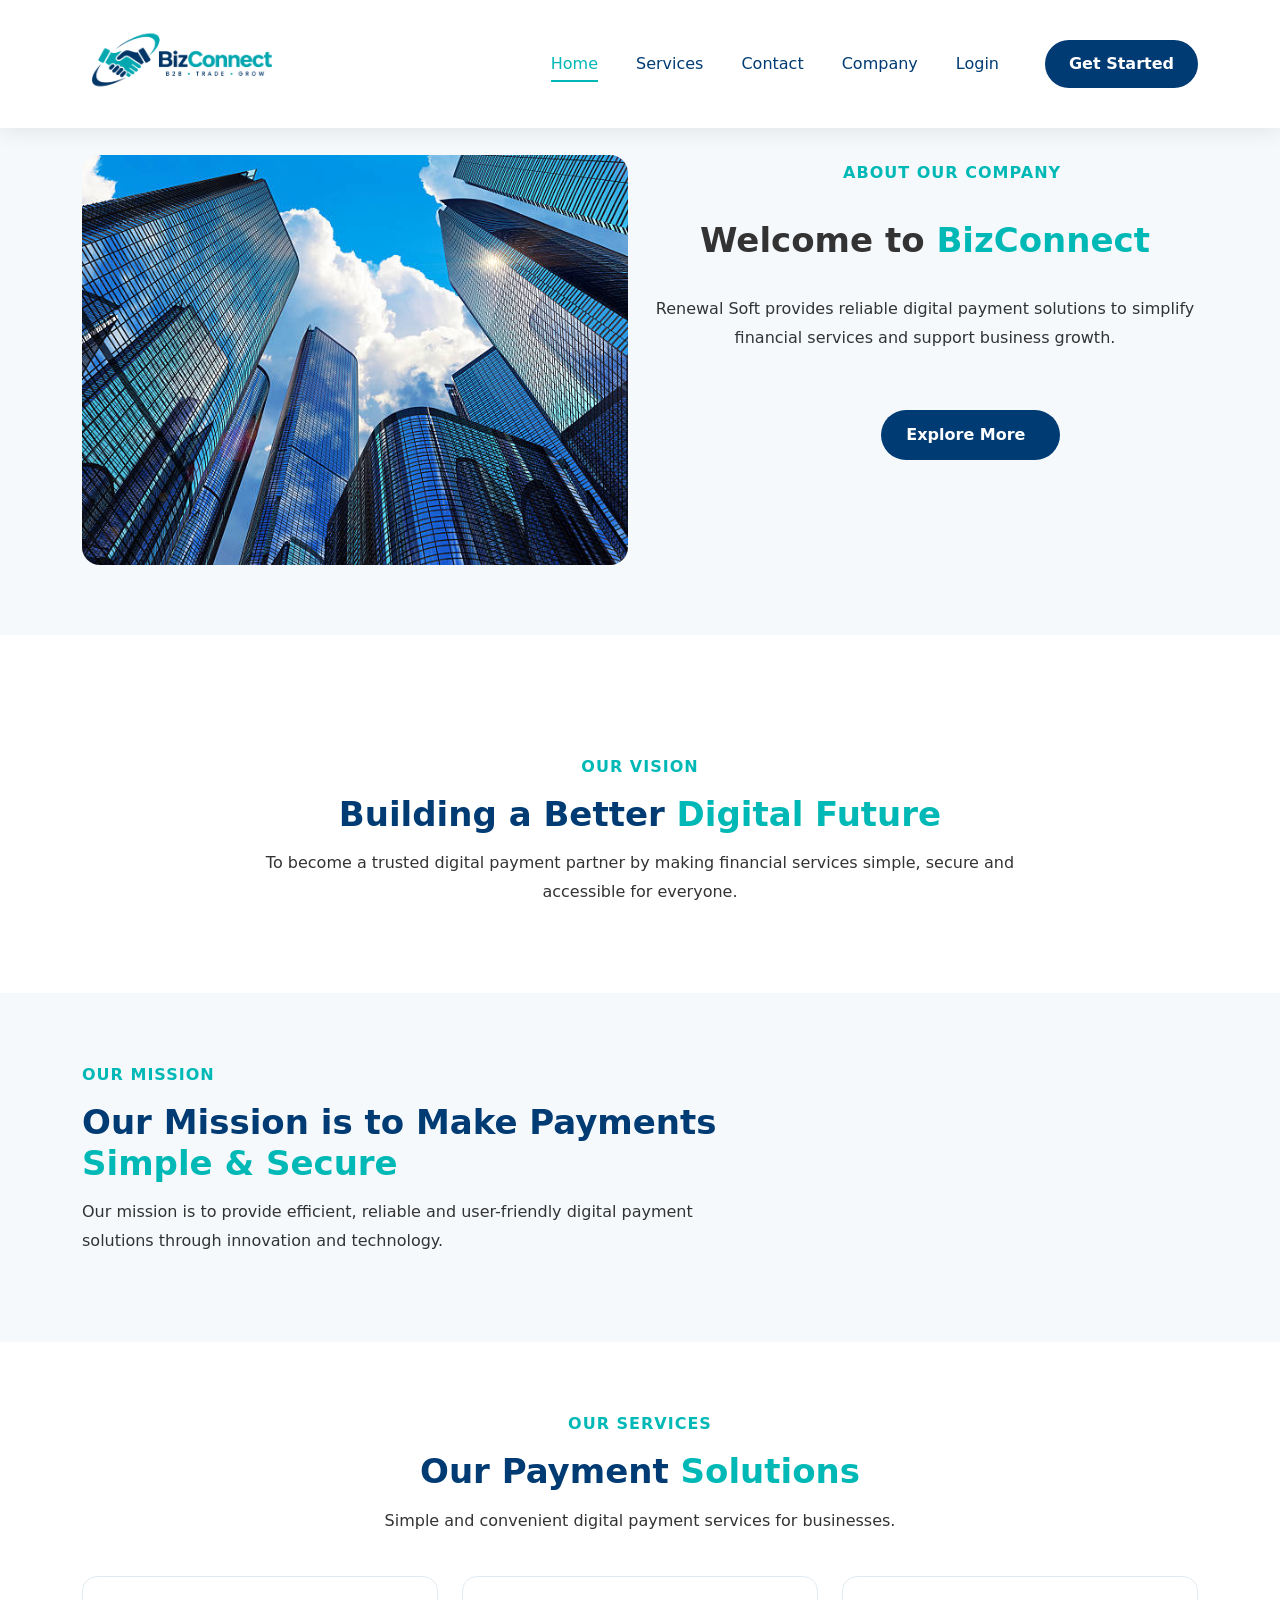
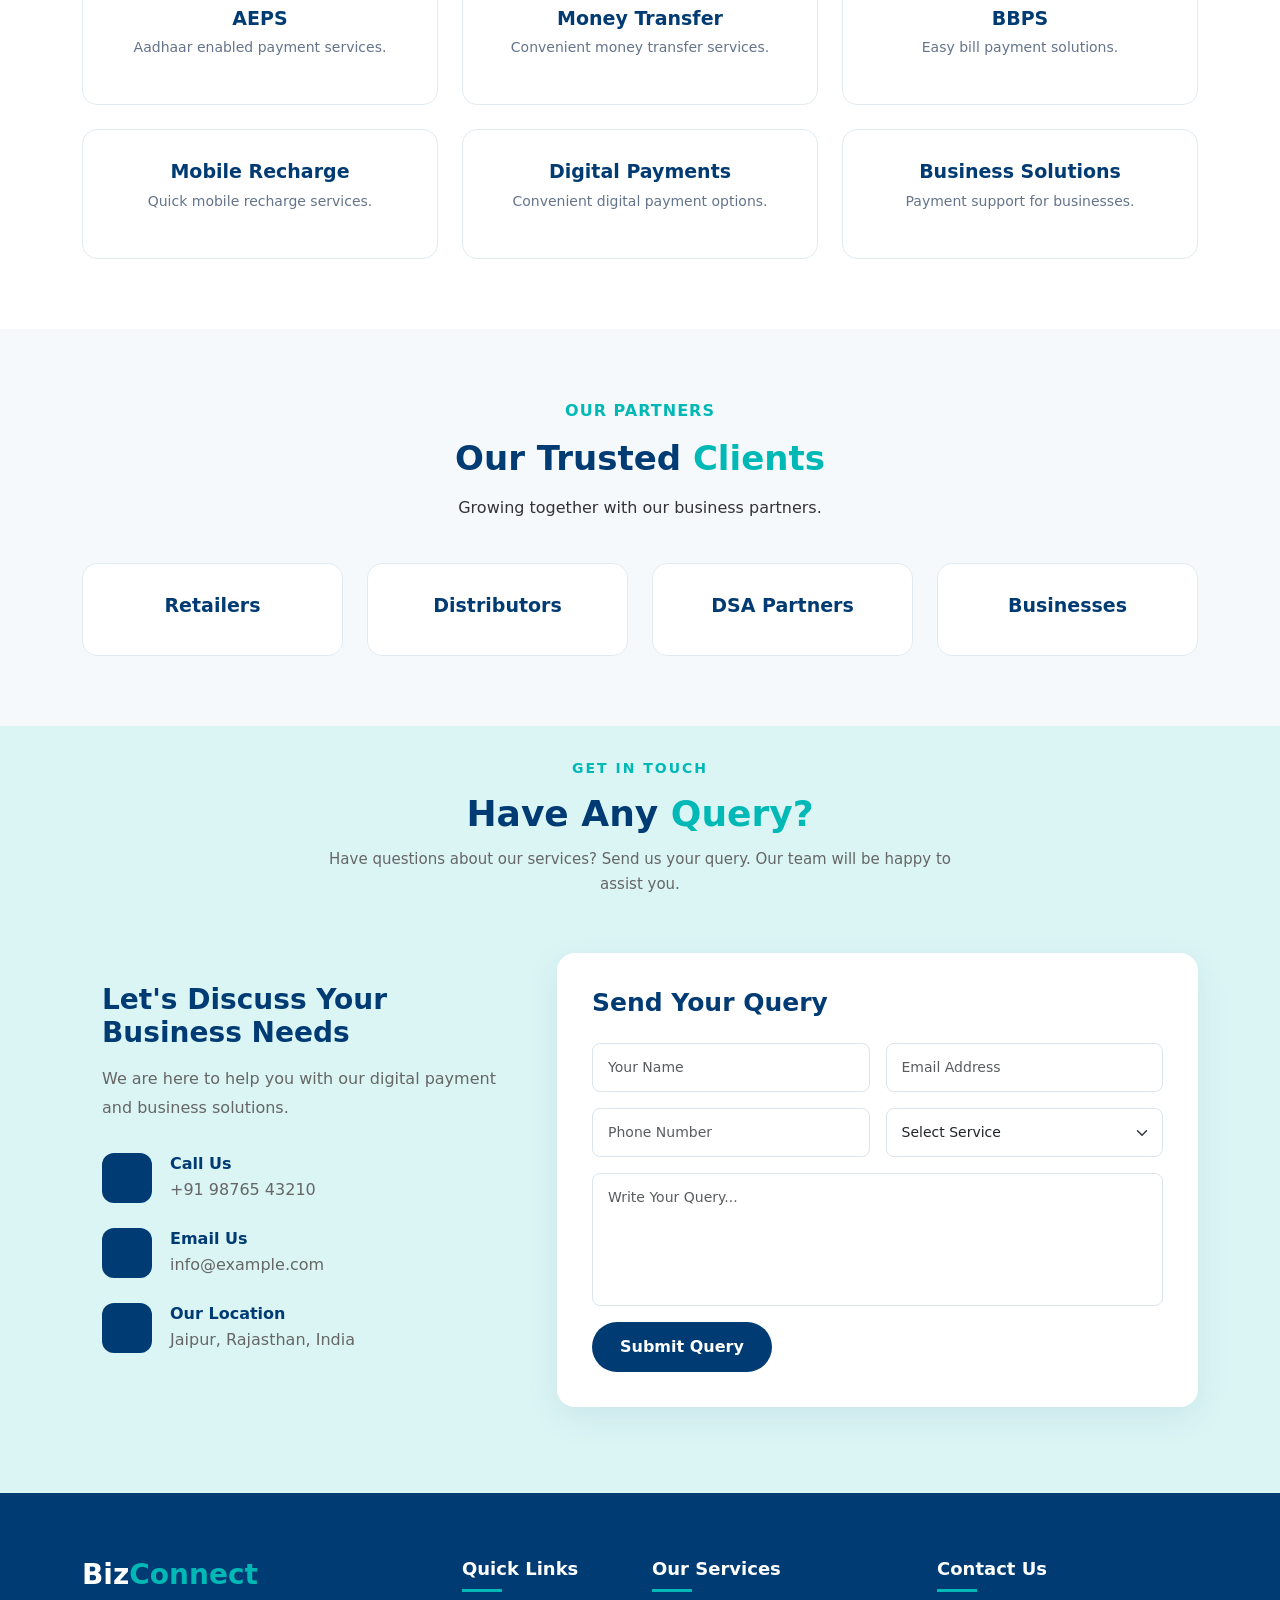
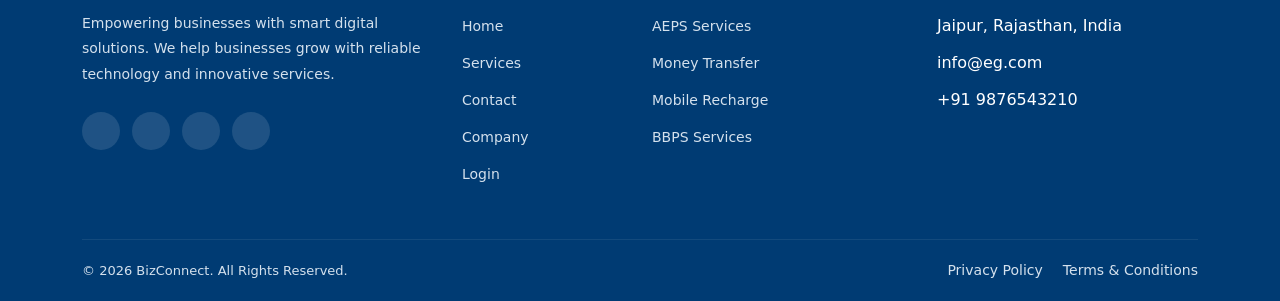
<file: B2B/company.html>
<!DOCTYPE html>
<html lang="en">

<head>
    <meta charset="UTF-8">
    <meta name="viewport" content="width=device-width, initial-scale=1.0">
    <title>About Our Company</title>
    <link href="https://unpkg.com/aos@2.3.1/dist/aos.css" rel="stylesheet">
    <link rel="stylesheet" href="B2B.css">
    <link href="https://cdn.jsdelivr.net/npm/bootstrap@5.3.3/dist/css/bootstrap.min.css" rel="stylesheet">
</head>

<body>
    <!--header-->
    <header>
        <nav id="navbar" class="navbar navbar-expand-lg" data-aos="fade-up">
            <div class="container">

                <!-- Logo -->
                <a class="navbar-brand" href="index.html">
                    <img src="BizConnect Handshake Orbit Logo.png" alt="BizConnect Logo">
                </a>

                <!-- Mobile Toggle Button -->
                <button class="navbar-toggler" type="button" data-bs-toggle="collapse" data-bs-target="#navbarNav"
                    aria-controls="navbarNav" aria-expanded="false" aria-label="Toggle navigation">
                    <span class="navbar-toggler-icon"></span>
                </button>

                <!-- Navigation Links -->
                <div class="collapse navbar-collapse" id="navbarNav">
                    <ul class="navbar-nav ms-auto align-items-lg-center">

                        <li class="nav-item">
                            <a class="nav-link active" href="index.html">Home</a>
                        </li>

                        <li class="nav-item">
                            <a class="nav-link" href="services.html">Services</a>
                        </li>

                        <li class="nav-item">
                            <a class="nav-link" href="conatctus.html">Contact</a>
                        </li>

                        <li class="nav-item">
                            <a class="nav-link" href="company.html">Company</a>
                        </li>


                        <li class="nav-item">
                            <a class="nav-link login-link" href="B2B login-page.html">Login</a>
                        </li>

                        <li class="nav-item ms-lg-3">
                            <a href="B2B login-page.html" class="nav-btn">Get Started</a>
                        </li>

                    </ul>
                </div>

            </div>
        </nav>
    </header>

    <!-- About Company -->
    <section id="about-company"  data-aos="fade-up">
        <div class="container">
            <div class="row align-items-center">

                <div class="col-md-6">
                    <div class="about-image">
                        <img src="company image.jpg" alt="About Company">
                    </div>
                </div>

                <div class="col-md-6">
                    <div class="about-content heading-section">
                        <span>ABOUT OUR COMPANY</span>
                        <h2>Welcome to <strong>BizConnect</strong></h2>
                        <p>
                            Renewal Soft provides reliable digital payment
                            solutions to simplify financial services and
                            support business growth.
                        </p>
                        <a href="#vision" class="explore-btn">
                            Explore More
                            <i class="fa-solid fa-arrow-right"></i>
                        </a>
                    </div>
                </div>

            </div>
        </div>
    </section>

    <!--our vision-->
    <section id="vision"  data-aos="fade-up">
        <div class="container">
            <div class="vision-content"  data-aos="fade-up">
                <div class="vision-icon">
                    <i class="fa-solid fa-eye"></i>
                </div>

                <span>OUR VISION</span>
                <h2>Building a Better <strong>Digital Future</strong></h2>

                <p>
                    To become a trusted digital payment partner by making
                    financial services simple, secure and accessible for everyone.
                </p>
            </div>
        </div>
    </section>

    <!--our mission-->
    <section id="mission"  data-aos="fade-up">
        <div class="container">
            <div class="row align-items-center"  data-aos="fade-up">

                <div class="col-md-7"  data-aos="fade-up">
                    <span>OUR MISSION</span>
                    <h2>Our Mission is to Make Payments <strong>Simple & Secure</strong></h2>

                    <p>
                        Our mission is to provide efficient, reliable and
                        user-friendly digital payment solutions through
                        innovation and technology.
                    </p>
                </div>

                <div class="col-md-5"  data-aos="fade-up">
                    <div class="mission-icon">
                        <i class="fa-solid fa-bullseye"></i>
                    </div>
                </div>

            </div>
        </div>
    </section>

    <!--our payments-->
    <section id="payments"  data-aos="fade-up">
        <div class="container">

            <div class="payment-heading"  data-aos="fade-up">
                <span>OUR SERVICES</span>
                <h2>Our Payment <strong>Solutions</strong></h2>
                <p>Simple and convenient digital payment services for businesses.</p>
            </div>

            <div class="row g-4"  data-aos="fade-up">

                <div class="col-md-4 col-6">
                    <div class="payment-box">
                        <a href="B2B login-page.html">
                            <h4>AEPS</h4>
                            <p>Aadhaar enabled payment services.</p>
                        </a>
                    </div>
                </div>

                <div class="col-md-4 col-6"  data-aos="fade-up">
                    <div class="payment-box">
                        <a href="B2B login-page.html">
                            <h4>Money Transfer</h4>
                            <p>Convenient money transfer services.</p>
                        </a>
                    </div>
                </div>

                <div class="col-md-4 col-6"  data-aos="fade-up">
                    <div class="payment-box">
                        <a href="B2B login-page.html">
                            <h4>BBPS</h4>
                            <p>Easy bill payment solutions.</p>
                        </a>
                    </div>
                </div>

                <div class="col-md-4 col-6"  data-aos="fade-up">
                    <div class="payment-box">
                        <a href="B2B login-page.html">
                            <h4>Mobile Recharge</h4>
                            <p>Quick mobile recharge services.</p>
                        </a>
                    </div>
                </div>

                <div class="col-md-4 col-6"  data-aos="fade-up">
                    <div class="payment-box">
                        <a href="B2B login-page.html">
                            <h4>Digital Payments</h4>
                            <p>Convenient digital payment options.</p>
                        </a>
                    </div>
                </div>

                <div class="col-md-4 col-6"  data-aos="fade-up">
                    <div class="payment-box">
                        <a href="B2B login-page.html">
                            <h4>Business Solutions</h4>
                            <p>Payment support for businesses.</p>
                        </a>
                    </div>
                </div>

            </div>
        </div>
    </section>

    <!--our clients-->
    <section id="clients">
        <div class="container"  data-aos="fade-up">

            <div class="clients-heading"  data-aos="fade-up">
                <span>OUR PARTNERS</span>
                <h2>Our Trusted <strong>Clients</strong></h2>
                <p>Growing together with our business partners.</p>
            </div>

            <div class="row g-4"  data-aos="fade-up">

                <div class="col-md-3 col-6">
                    <div class="client-box">
                        <i class="fa-solid fa-store"></i>
                        <h4>Retailers</h4>
                    </div>
                </div>

                <div class="col-md-3 col-6">
                    <div class="client-box">
                        <i class="fa-solid fa-building"></i>
                        <h4>Distributors</h4>
                    </div>
                </div>

                <div class="col-md-3 col-6">
                    <div class="client-box">
                        <i class="fa-solid fa-users"></i>
                        <h4>DSA Partners</h4>
                    </div>
                </div>

                <div class="col-md-3 col-6">
                    <div class="client-box">
                        <i class="fa-solid fa-briefcase"></i>
                        <h4>Businesses</h4>
                    </div>
                </div>

            </div>
        </div>
    </section>

    <!--query-->
    <section id="query" class="query-section" data-aos="fade-up">
        <div class="container">

            <div class="query-heading text-center" data-aos="fade-up">
                <span>GET IN TOUCH</span>
                <h2 class="heading-section">Have Any <span>Query?</span></h2>
                <p>Have questions about our services? Send us your query.
                    Our team will be happy to assist you.
                </p>
            </div>

            <div class="row g-4 align-items-center" data-aos="fade-up">

                <!-- Left Side -->
                <div class="col-lg-5">
                    <div class="query-info">
                        <h3>Let's Discuss Your Business Needs</h3>

                        <p>
                            We are here to help you with our digital
                            payment and business solutions.
                        </p>

                        <div class="query-detail  data-aos=" fade-up">
                            <div class="query-icon">
                                <i class="fa-solid fa-phone"></i>
                            </div>
                            <div>
                                <h5>Call Us</h5>
                                <p>+91 98765 43210</p>
                            </div>
                        </div>

                        <div class="query-detail" data-aos="fade-up">
                            <div class="query-icon">
                                <i class="fa-solid fa-envelope"></i>
                            </div>
                            <div>
                                <h5>Email Us</h5>
                                <p>info@example.com</p>
                            </div>
                        </div>

                        <div class="query-detail" data-aos="fade-up">
                            <div class="query-icon">
                                <i class="fa-solid fa-location-dot"></i>
                            </div>
                            <div>
                                <h5>Our Location</h5>
                                <p>Jaipur, Rajasthan, India</p>
                            </div>
                        </div>

                    </div>
                </div>

                <!-- Right Side Form -->
                <div class="col-lg-7">
                    <div class="query-form" data-aos="fade-up">

                        <h3>Send Your Query</h3>

                        <form action="#" method="post">

                            <div class="row g-3">

                                <div class="col-md-6">
                                    <input type="text" class="form-control" placeholder="Your Name" required>
                                </div>

                                <div class="col-md-6">
                                    <input type="email" class="form-control" placeholder="Email Address" required>
                                </div>

                                <div class="col-md-6">
                                    <input type="tel" class="form-control" placeholder="Phone Number" required>
                                </div>

                                <div class="col-md-6">
                                    <select class="form-select" required>
                                        <option value="">Select Service</option>
                                        <option>AEPS Services</option>
                                        <option>Money Transfer</option>
                                        <option>Mobile Recharge</option>
                                        <option>BBPS Services</option>
                                        <option>Other</option>
                                    </select>
                                </div>

                                <div class="col-12">
                                    <textarea class="form-control" rows="5" placeholder="Write Your Query..."
                                        required></textarea>
                                </div>

                                <div class="col-12">
                                    <button type="submit" class="query-btn">
                                        Submit Query
                                        <i class="fa-solid fa-arrow-right"></i>
                                    </button>
                                </div>

                            </div>
                        </form>

                    </div>
                </div>

            </div>
        </div>
    </section>

   
     <!--footer-->
    <footer class="footer-section" id="contact">
        <div class="container">
            <div class="row g-4">

                <!-- Company Info -->
                <div class="footer-description col-3 col-lg-4 col-md-6" data-aos="fade-up">
                    <a href="index.html">
                        <h3 class="footer-logo">Biz<span>Connect</span></h3>
                    </a>
                    <p>
                        Empowering businesses with smart digital solutions.
                        We help businesses grow with reliable technology
                        and innovative services.
                    </p>

                    <div class="social-icons" data-aos="fade-up">
                        <a href="#"><i class="fa-brands fa-facebook-f"></i></a>
                        <a href="#"><i class="fa-brands fa-instagram"></i></a>
                        <a href="#"><i class="fa-brands fa-linkedin-in"></i></a>
                        <a href="#"><i class="fa-brands fa-x-twitter"></i></a>
                    </div>
                </div>

                <!-- Quick Links -->
                <div class="col-3 col-lg-2 col-md-6" data-aos="fade-up">
                    <h5>Quick Links</h5>
                    <ul>
                        <li><a href="index.html">Home</a></li>
                        <li><a href="services.html">Services</a></li>
                        <li><a href="conatctus.html">Contact</a></li>
                        <li><a href="company.html">Company</a></li>
                        <li><a href="B2B login-page.html">Login</a></li>
                    </ul>
                </div>

                <!-- Services -->
                <div class="col-3 col-lg-3 col-md-6" data-aos="fade-up">
                    <h5>Our Services</h5>
                    <ul>
                        <li><a href="services.html">AEPS Services</a></li>
                        <li><a href="services.html">Money Transfer</a></li>
                        <li><a href="services.html">Mobile Recharge</a></li>
                        <li><a href="services.html">BBPS Services</a></li>
                    </ul>
                </div>

                <!-- Contact -->
                <div class="col-3 col-lg-3 col-md-6" data-aos="fade-up">
                    <h5>Contact Us</h5>
                    <ul>
                        <li>Jaipur, Rajasthan, India</li>
                        <li>info@eg.com</li>
                        <li>+91 9876543210</li>
                    </ul>
                </div>

            </div>

            <hr>

            <div class="footer-bottom" data-aos="fade-up">
                <p>© 2026 BizConnect. All Rights Reserved.</p>
                <div>
                    <a href="#">Privacy Policy</a>
                    <a href="#">Terms & Conditions</a>
                </div>
            </div>
        </div>
    </footer>

    <!--script-->
    <script src="https://cdn.jsdelivr.net/npm/bootstrap@5.3.3/dist/js/bootstrap.bundle.min.js"></script>
    <script src="https://unpkg.com/aos@2.3.1/dist/aos.js"></script>

    <script>
        AOS.init({
            duration: 1000,
            offset: 120,
            once: true,
            easing: 'ease-in-out',
            mirror: false
        });

       
    </script>

</body>

</html>
</file>
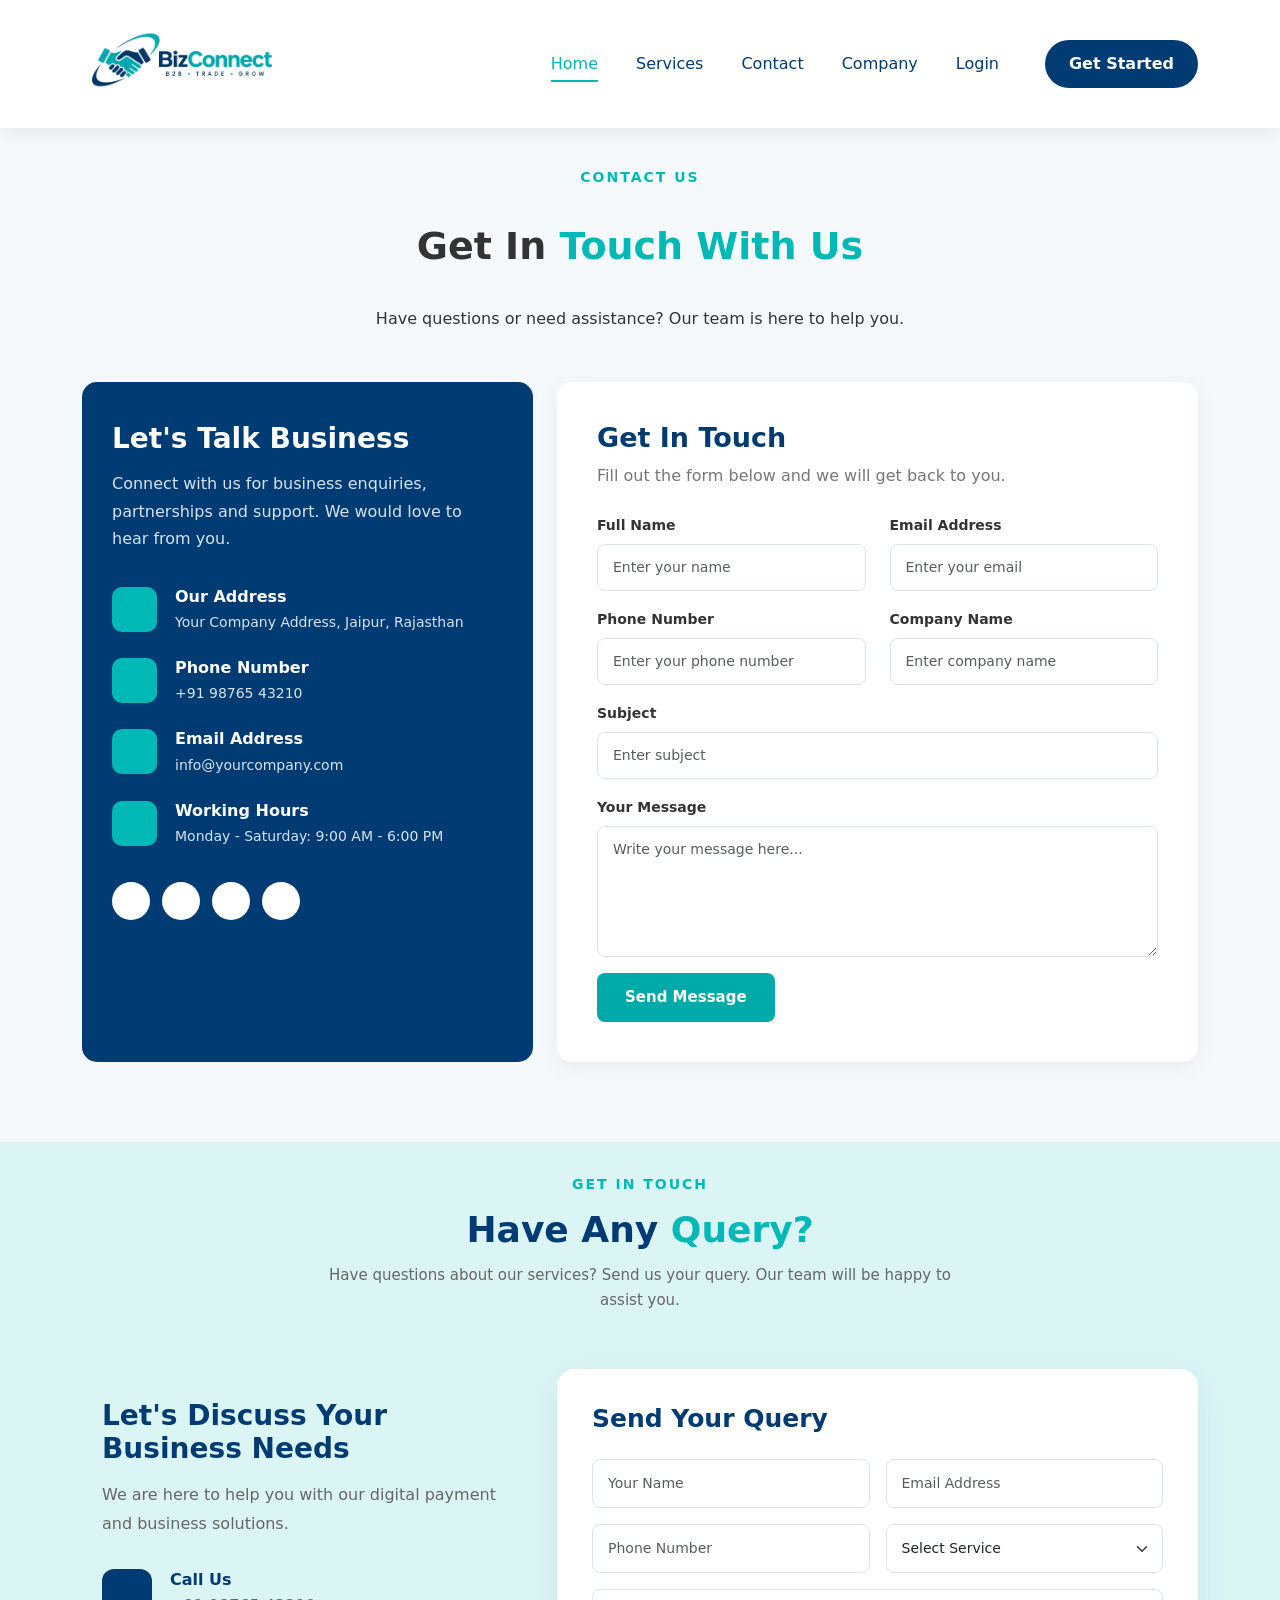
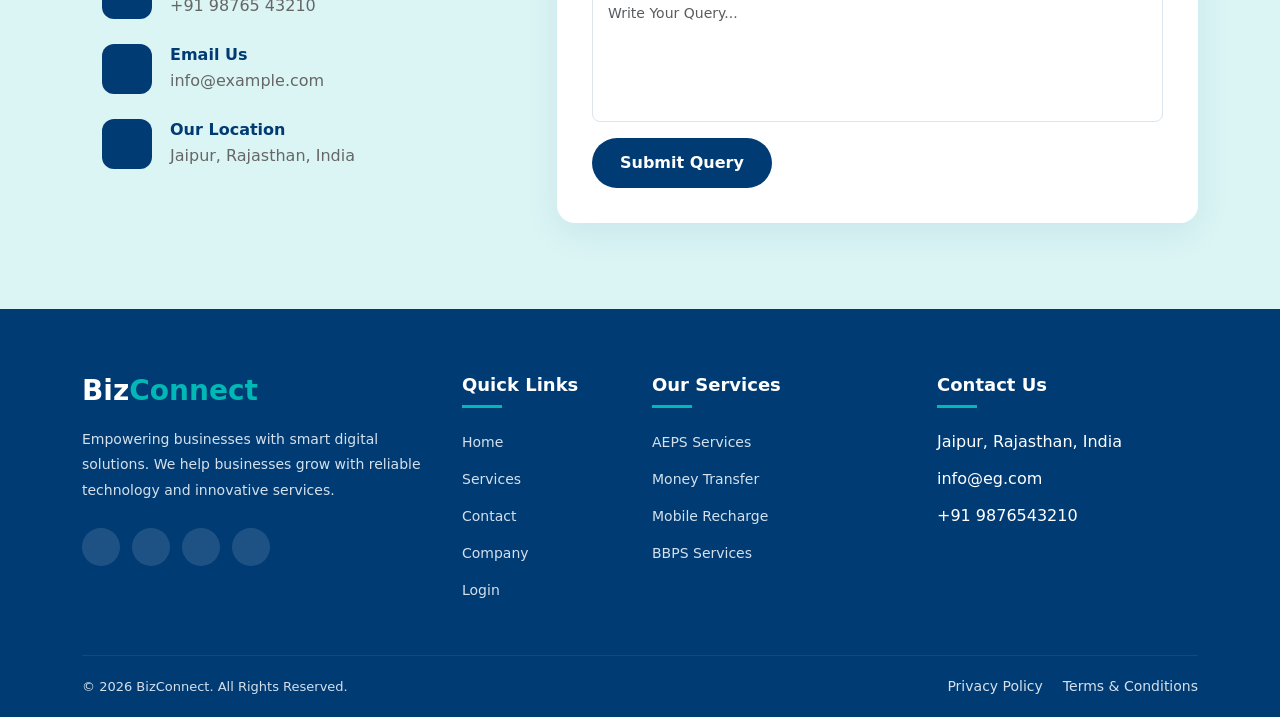
<file: B2B/conatctus.html>
<!DOCTYPE html>
<html lang="en">

<head>
    <meta charset="UTF-8">
    <meta name="viewport" content="width=device-width, initial-scale=1.0">
    <title>Contact Us</title>
    <link href="https://unpkg.com/aos@2.3.1/dist/aos.css" rel="stylesheet">
    <link rel="stylesheet" href="B2B.css">
    <link href="https://cdn.jsdelivr.net/npm/bootstrap@5.3.3/dist/css/bootstrap.min.css" rel="stylesheet">
</head>

<body>
    <!--navbar-->
    <header>
        <nav id="navbar" class="navbar navbar-expand-lg" data-aos="fade-up">
            <div class="container">

                <!-- Logo -->
                <a class="navbar-brand" href="index.html">
                    <img src="BizConnect Handshake Orbit Logo.png" alt="BizConnect Logo">
                </a>

                <!-- Mobile Toggle Button -->
                <button class="navbar-toggler" type="button" data-bs-toggle="collapse" data-bs-target="#navbarNav"
                    aria-controls="navbarNav" aria-expanded="false" aria-label="Toggle navigation">
                    <span class="navbar-toggler-icon"></span>
                </button>

                <!-- Navigation Links -->
                <div class="collapse navbar-collapse" id="navbarNav">
                    <ul class="navbar-nav ms-auto align-items-lg-center">

                        <li class="nav-item">
                            <a class="nav-link active" href="index.html">Home</a>
                        </li>

                        <li class="nav-item">
                            <a class="nav-link" href="services.html">Services</a>
                        </li>

                        <li class="nav-item">
                            <a class="nav-link" href="conatctus.html">Contact</a>
                        </li>

                        <li class="nav-item">
                            <a class="nav-link" href="company.html">Company</a>
                        </li>

                        <li class="nav-item">
                            <a class="nav-link login-link" href="B2B login-page.html">Login</a>
                        </li>

                        <li class="nav-item ms-lg-3">
                            <a href="B2B login-page.html" class="nav-btn">Get Started</a>
                        </li>

                    </ul>
                </div>

            </div>
        </nav>
    </header>

    <section id="contact" class="contact-section" data-aos="fade-up">
        <div class="container">

            <div class="heading-section text-center" data-aos="fade-up">
                <span class="subtitle">CONTACT US</span>
                <h2>Get In <span>Touch With Us</span></h2>
                <p>Have questions or need assistance? Our team is here to help you.</p>
            </div>

            <div class="row g-4">

                <!-- Contact Information -->
                <div class="col-lg-5">
                    <div class="contact-info">
                        <h3>Let's Talk Business</h3>
                        <p>
                            Connect with us for business enquiries, partnerships
                            and support. We would love to hear from you.
                        </p>

                        <div class="contact-item">
                            <div class="contact-icon">
                                <i class="fa-solid fa-location-dot"></i>
                            </div>
                            <div>
                                <h5>Our Address</h5>
                                <p>Your Company Address, Jaipur, Rajasthan</p>
                            </div>
                        </div>

                        <div class="contact-item">
                            <div class="contact-icon">
                                <i class="fa-solid fa-phone"></i>
                            </div>
                            <div>
                                <h5>Phone Number</h5>
                                <p>+91 98765 43210</p>
                            </div>
                        </div>

                        <div class="contact-item">
                            <div class="contact-icon">
                                <i class="fa-solid fa-envelope"></i>
                            </div>
                            <div>
                                <h5>Email Address</h5>
                                <p>info@yourcompany.com</p>
                            </div>
                        </div>

                        <div class="contact-item">
                            <div class="contact-icon">
                                <i class="fa-solid fa-clock"></i>
                            </div>
                            <div>
                                <h5>Working Hours</h5>
                                <p>Monday - Saturday: 9:00 AM - 6:00 PM</p>
                            </div>
                        </div>

                        <div class="social-links">
                            <a href="#"><i class="fa-brands fa-facebook-f"></i></a>
                            <a href="#"><i class="fa-brands fa-instagram"></i></a>
                            <a href="#"><i class="fa-brands fa-linkedin-in"></i></a>
                            <a href="#"><i class="fa-brands fa-whatsapp"></i></a>
                        </div>
                    </div>
                </div>

                <!-- Get In Touch Form -->
                <div class="col-lg-7">
                    <div class="contact-form">
                        <h3>Get In Touch</h3>
                        <p>Fill out the form below and we will get back to you.</p>

                        <form action="#" method="post" data-aos="fade-up">

                            <div class="row">
                                <div class="col-md-6 mb-3">
                                    <label>Full Name</label>
                                    <input type="text" class="form-control" placeholder="Enter your name" required>
                                </div>

                                <div class="col-md-6 mb-3">
                                    <label>Email Address</label>
                                    <input type="email" class="form-control" placeholder="Enter your email" required>
                                </div>

                                <div class="col-md-6 mb-3">
                                    <label>Phone Number</label>
                                    <input type="tel" class="form-control" placeholder="Enter your phone number"
                                        required>
                                </div>

                                <div class="col-md-6 mb-3">
                                    <label>Company Name</label>
                                    <input type="text" class="form-control" placeholder="Enter company name">
                                </div>

                                <div class="col-12 mb-3">
                                    <label>Subject</label>
                                    <input type="text" class="form-control" placeholder="Enter subject" required>
                                </div>

                                <div class="col-12 mb-3">
                                    <label>Your Message</label>
                                    <textarea class="form-control" rows="5" placeholder="Write your message here..."
                                        required></textarea>
                                </div>

                                <div class="col-12">
                                    <button type="submit" class="contact-btn">
                                        Send Message
                                        <i class="fa-solid fa-paper-plane"></i>
                                    </button>
                                </div>
                            </div>

                        </form>
                    </div>
                </div>

            </div>
        </div>
    </section>

    <!--query-->
    <section id="query" class="query-section" data-aos="fade-up">
        <div class="container">

            <div class="query-heading text-center" data-aos="fade-up">
                <span>GET IN TOUCH</span>
                <h2 class="heading-section">Have Any <span>Query?</span></h2>
                <p>Have questions about our services? Send us your query.
                    Our team will be happy to assist you.
                </p>
            </div>

            <div class="row g-4 align-items-center" data-aos="fade-up">

                <!-- Left Side -->
                <div class="col-lg-5">
                    <div class="query-info">
                        <h3>Let's Discuss Your Business Needs</h3>

                        <p>
                            We are here to help you with our digital
                            payment and business solutions.
                        </p>

                        <div class="query-detail  data-aos=" fade-up">
                            <div class="query-icon">
                                <i class="fa-solid fa-phone"></i>
                            </div>
                            <div>
                                <h5>Call Us</h5>
                                <p>+91 98765 43210</p>
                            </div>
                        </div>

                        <div class="query-detail" data-aos="fade-up">
                            <div class="query-icon">
                                <i class="fa-solid fa-envelope"></i>
                            </div>
                            <div>
                                <h5>Email Us</h5>
                                <p>info@example.com</p>
                            </div>
                        </div>

                        <div class="query-detail" data-aos="fade-up">
                            <div class="query-icon">
                                <i class="fa-solid fa-location-dot"></i>
                            </div>
                            <div>
                                <h5>Our Location</h5>
                                <p>Jaipur, Rajasthan, India</p>
                            </div>
                        </div>

                    </div>
                </div>

                <!-- Right Side Form -->
                <div class="col-lg-7">
                    <div class="query-form" data-aos="fade-up">

                        <h3>Send Your Query</h3>

                        <form action="#" method="post">

                            <div class="row g-3">

                                <div class="col-md-6">
                                    <input type="text" class="form-control" placeholder="Your Name" required>
                                </div>

                                <div class="col-md-6">
                                    <input type="email" class="form-control" placeholder="Email Address" required>
                                </div>

                                <div class="col-md-6">
                                    <input type="tel" class="form-control" placeholder="Phone Number" required>
                                </div>

                                <div class="col-md-6">
                                    <select class="form-select" required>
                                        <option value="">Select Service</option>
                                        <option>AEPS Services</option>
                                        <option>Money Transfer</option>
                                        <option>Mobile Recharge</option>
                                        <option>BBPS Services</option>
                                        <option>Other</option>
                                    </select>
                                </div>

                                <div class="col-12">
                                    <textarea class="form-control" rows="5" placeholder="Write Your Query..."
                                        required></textarea>
                                </div>

                                <div class="col-12">
                                    <button type="submit" class="query-btn">
                                        Submit Query
                                        <i class="fa-solid fa-arrow-right"></i>
                                    </button>
                                </div>

                            </div>
                        </form>

                    </div>
                </div>

            </div>
        </div>
    </section>

     <!--footer-->
    <footer class="footer-section" id="contact">
        <div class="container">
            <div class="row g-4">

                <!-- Company Info -->
                <div class="footer-description col-3 col-lg-4 col-md-6" data-aos="fade-up">
                    <a href="index.html">
                        <h3 class="footer-logo">Biz<span>Connect</span></h3>
                    </a>
                    <p>
                        Empowering businesses with smart digital solutions.
                        We help businesses grow with reliable technology
                        and innovative services.
                    </p>

                    <div class="social-icons" data-aos="fade-up">
                        <a href="#"><i class="fa-brands fa-facebook-f"></i></a>
                        <a href="#"><i class="fa-brands fa-instagram"></i></a>
                        <a href="#"><i class="fa-brands fa-linkedin-in"></i></a>
                        <a href="#"><i class="fa-brands fa-x-twitter"></i></a>
                    </div>
                </div>

                <!-- Quick Links -->
                <div class="col-3 col-lg-2 col-md-6" data-aos="fade-up">
                    <h5>Quick Links</h5>
                    <ul>
                        <li><a href="index.html">Home</a></li>
                        <li><a href="services.html">Services</a></li>
                        <li><a href="conatctus.html">Contact</a></li>
                        <li><a href="company.html">Company</a></li>
                        <li><a href="B2B login-page.html">Login</a></li>
                    </ul>
                </div>

                <!-- Services -->
                <div class="col-3 col-lg-3 col-md-6" data-aos="fade-up">
                    <h5>Our Services</h5>
                    <ul>
                        <li><a href="services.html">AEPS Services</a></li>
                        <li><a href="services.html">Money Transfer</a></li>
                        <li><a href="services.html">Mobile Recharge</a></li>
                        <li><a href="services.html">BBPS Services</a></li>
                    </ul>
                </div>

                <!-- Contact -->
                <div class="col-3 col-lg-3 col-md-6" data-aos="fade-up">
                    <h5>Contact Us</h5>
                    <ul>
                        <li>Jaipur, Rajasthan, India</li>
                        <li>info@eg.com</li>
                        <li>+91 9876543210</li>
                    </ul>
                </div>

            </div>

            <hr>

            <div class="footer-bottom" data-aos="fade-up">
                <p>© 2026 BizConnect. All Rights Reserved.</p>
                <div>
                    <a href="#">Privacy Policy</a>
                    <a href="#">Terms & Conditions</a>
                </div>
            </div>
        </div>
    </footer>

    <!--script-->
    <script src="https://cdn.jsdelivr.net/npm/bootstrap@5.3.3/dist/js/bootstrap.bundle.min.js"></script>
    <script src="https://unpkg.com/aos@2.3.1/dist/aos.js"></script>

    <script>
        AOS.init({
            duration: 1000,
            offset: 120,
            once: true,
            easing: 'ease-in-out',
            mirror: false
        });


    </script>


</body>

</html>
</file>
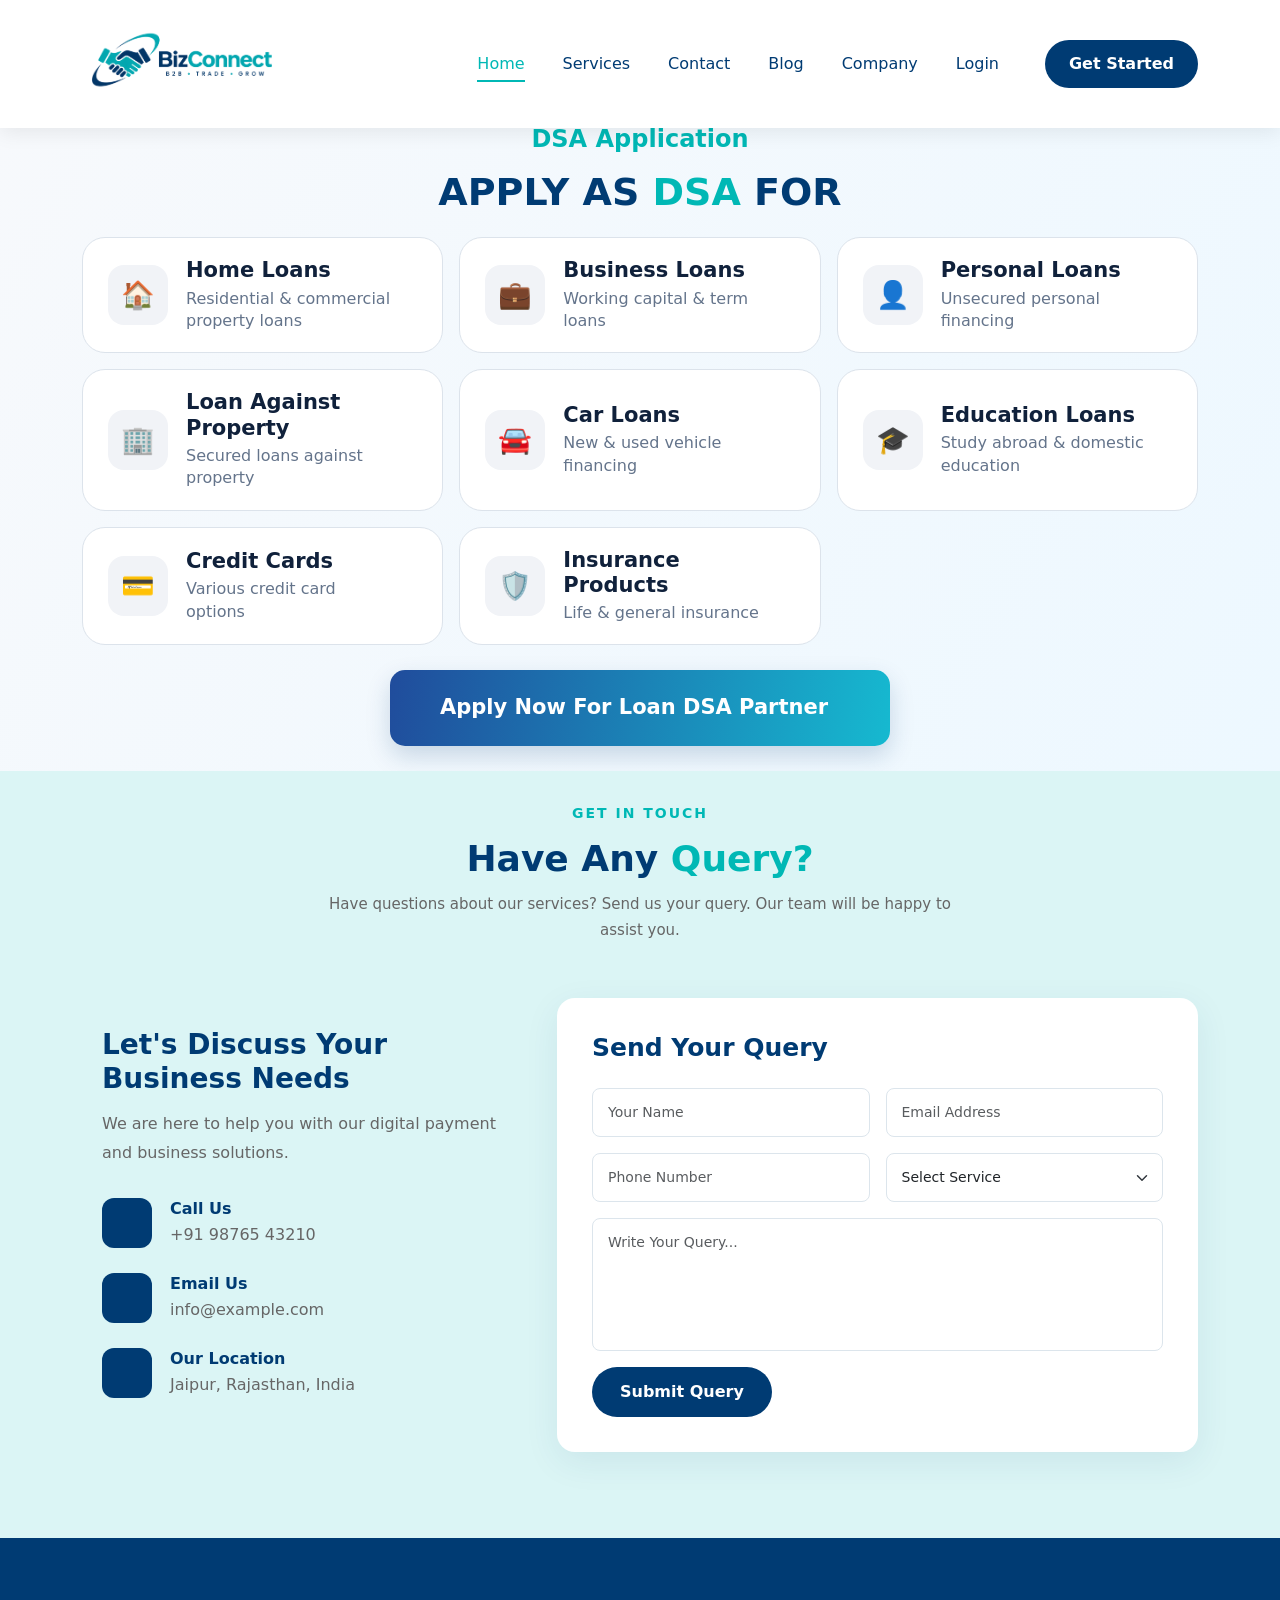
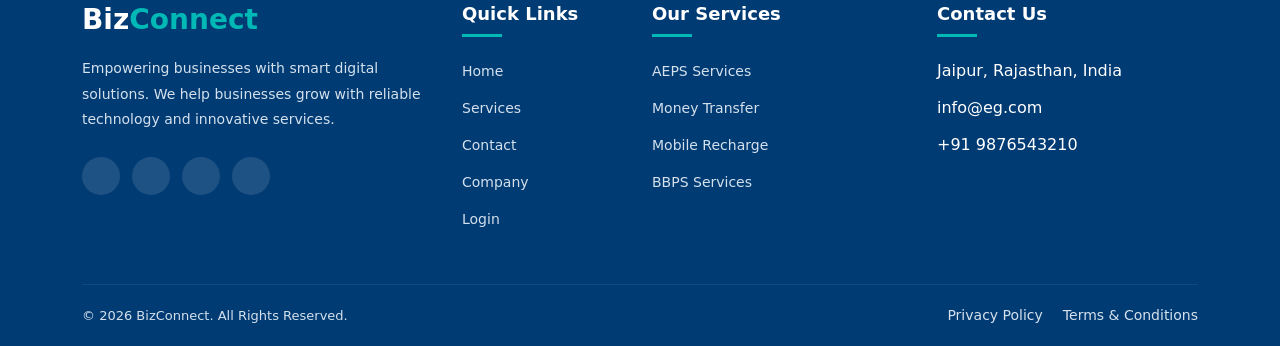
<file: B2B/DSA.html>
<!DOCTYPE html>
<html lang="en">

<head>
    <meta charset="UTF-8">
    <meta name="viewport" content="width=device-width, initial-scale=1.0">
    <title>DSA</title>
    <link href="https://unpkg.com/aos@2.3.1/dist/aos.css" rel="stylesheet">
    <link rel="stylesheet" href="B2B.css">
    <link href="https://cdn.jsdelivr.net/npm/bootstrap@5.3.3/dist/css/bootstrap.min.css" rel="stylesheet">
</head>

<body>
 <!--navbar-->
    <header>
        <nav id="navbar" class="navbar navbar-expand-lg" data-aos="fade-up">
            <div class="container">

                <!-- Logo -->
                <a class="navbar-brand" href="index.html">
                    <img src="BizConnect Handshake Orbit Logo.png" alt="BizConnect Logo">
                </a>

                <!-- Mobile Toggle Button -->
                <button class="navbar-toggler" type="button" data-bs-toggle="collapse" data-bs-target="#navbarNav"
                    aria-controls="navbarNav" aria-expanded="false" aria-label="Toggle navigation">
                    <span class="navbar-toggler-icon"></span>
                </button>

                <!-- Navigation Links -->
                <div class="collapse navbar-collapse" id="navbarNav">
                    <ul class="navbar-nav ms-auto align-items-lg-center">

                        <li class="nav-item">
                            <a class="nav-link active" href="#home">Home</a>
                        </li>

                        <li class="nav-item">
                            <a class="nav-link" href="services.html">Services</a>
                        </li>

                        <li class="nav-item">
                            <a class="nav-link" href="conatctus.html">Contact</a>
                        </li>
                        <li class="nav-item">
                            <a class="nav-link" href="#blog">Blog</a>
                        </li>

                        <li class="nav-item">
                            <a class="nav-link" href="company.html">Company</a>
                        </li>

                        <li class="nav-item">
                            <a class="nav-link login-link" href="B2B login-page.html">Login</a>
                        </li>

                        <li class="nav-item ms-lg-3">
                            <a href="B2B login-page.html" class="nav-btn">Get Started</a>
                        </li>

                    </ul>
                </div>

            </div>
        </nav>
    </header>

    <!--dsa-->
    <section id="dsa-section" data-aos="fade-up">
        <div class="container">

            <h2 class="dsa-heading" data-aos="fade-up">
                <p>DSA Application</p>
                APPLY AS <span>DSA</span> FOR
            </h2>

            <div class="row g-3">

                <!-- Home Loans -->
                <div class="col-lg-4 col-md-6 col-12">
                    <a href="#" class="dsa-card">
                        <div class="dsa-icon">🏠</div>
                        <div class="dsa-info">

                            <h4>Home Loans</h4>
                            <p>Residential & commercial property loans</p>
                        </div>
                        <i class="fa-solid fa-arrow-right"></i>
                    </a>
                </div>

                <!-- Business Loans -->
                <div class="col-lg-4 col-md-6 col-12">
                    <a href="#" class="dsa-card">
                        <div class="dsa-icon">💼</div>
                        <div class="dsa-info">
                            <h4>Business Loans</h4>
                            <p>Working capital & term loans</p>
                        </div>
                        <i class="fa-solid fa-arrow-right"></i>
                    </a>
                </div>

                <!-- Personal Loans -->
                <div class="col-lg-4 col-md-6 col-12">
                    <a href="#" class="dsa-card">
                        <div class="dsa-icon">👤</div>
                        <div class="dsa-info">
                            <h4>Personal Loans</h4>
                            <p>Unsecured personal financing</p>
                        </div>
                        <i class="fa-solid fa-arrow-right"></i>
                    </a>
                </div>

                <!-- Loan Against Property -->
                <div class="col-lg-4 col-md-6 col-12">
                    <a href="#" class="dsa-card">
                        <div class="dsa-icon">🏢</div>
                        <div class="dsa-info">
                            <h4>Loan Against Property</h4>
                            <p>Secured loans against property</p>
                        </div>
                        <i class="fa-solid fa-arrow-right"></i>
                    </a>
                </div>

                <!-- Car Loans -->
                <div class="col-lg-4 col-md-6 col-12">
                    <a href="#" class="dsa-card">
                        <div class="dsa-icon">🚘</div>
                        <div class="dsa-info">
                            <h4>Car Loans</h4>
                            <p>New & used vehicle financing</p>
                        </div>
                        <i class="fa-solid fa-arrow-right"></i>
                    </a>
                </div>

                <!-- Education Loans -->
                <div class="col-lg-4 col-md-6 col-12">
                    <a href="#" class="dsa-card">
                        <div class="dsa-icon">🎓</div>
                        <div class="dsa-info">
                            <h4>Education Loans</h4>
                            <p>Study abroad & domestic education</p>
                        </div>
                        <i class="fa-solid fa-arrow-right"></i>
                    </a>
                </div>

                <!-- Credit Cards -->
                <div class="col-lg-4 col-md-6 col-12">
                    <a href="#" class="dsa-card">
                        <div class="dsa-icon">💳</div>
                        <div class="dsa-info">
                            <h4>Credit Cards</h4>
                            <p>Various credit card options</p>
                        </div>
                        <i class="fa-solid fa-arrow-right"></i>
                    </a>
                </div>

                <!-- Insurance -->
                <div class="col-lg-4 col-md-6 col-12">
                    <a href="#" class="dsa-card">
                        <div class="dsa-icon">🛡️</div>
                        <div class="dsa-info">
                            <h4>Insurance Products</h4>
                            <p>Life & general insurance</p>
                        </div>
                        <i class="fa-solid fa-arrow-right"></i>
                    </a>
                </div>

            </div>

            <!-- Apply Button -->
            <div class="dsa-button-wrapper">
                <a href="#" class="dsa-apply-btn">
                    Apply Now For Loan DSA Partner
                    <i class="fa-solid fa-arrow-right"></i>
                </a>
            </div>

        </div>
    </section>

    <!--query-->
    <section id="query" class="query-section" data-aos="fade-up">
        <div class="container">

            <div class="query-heading text-center" data-aos="fade-up">
                <span>GET IN TOUCH</span>
                <h2 class="heading-section">Have Any <span>Query?</span></h2>
                <p>Have questions about our services? Send us your query.
                    Our team will be happy to assist you.
                </p>
            </div>

            <div class="row g-4 align-items-center" data-aos="fade-up">

                <!-- Left Side -->
                <div class="col-lg-5">
                    <div class="query-info">
                        <h3>Let's Discuss Your Business Needs</h3>

                        <p>
                            We are here to help you with our digital
                            payment and business solutions.
                        </p>

                        <div class="query-detail  data-aos=" fade-up">
                            <div class="query-icon">
                                <i class="fa-solid fa-phone"></i>
                            </div>
                            <div>
                                <h5>Call Us</h5>
                                <p>+91 98765 43210</p>
                            </div>
                        </div>

                        <div class="query-detail" data-aos="fade-up">
                            <div class="query-icon">
                                <i class="fa-solid fa-envelope"></i>
                            </div>
                            <div>
                                <h5>Email Us</h5>
                                <p>info@example.com</p>
                            </div>
                        </div>

                        <div class="query-detail" data-aos="fade-up">
                            <div class="query-icon">
                                <i class="fa-solid fa-location-dot"></i>
                            </div>
                            <div>
                                <h5>Our Location</h5>
                                <p>Jaipur, Rajasthan, India</p>
                            </div>
                        </div>

                    </div>
                </div>

                <!-- Right Side Form -->
                <div class="col-lg-7">
                    <div class="query-form" data-aos="fade-up">

                        <h3>Send Your Query</h3>

                        <form action="#" method="post">

                            <div class="row g-3">

                                <div class="col-md-6">
                                    <input type="text" class="form-control" placeholder="Your Name" required>
                                </div>

                                <div class="col-md-6">
                                    <input type="email" class="form-control" placeholder="Email Address" required>
                                </div>

                                <div class="col-md-6">
                                    <input type="tel" class="form-control" placeholder="Phone Number" required>
                                </div>

                                <div class="col-md-6">
                                    <select class="form-select" required>
                                        <option value="">Select Service</option>
                                        <option>AEPS Services</option>
                                        <option>Money Transfer</option>
                                        <option>Mobile Recharge</option>
                                        <option>BBPS Services</option>
                                        <option>Other</option>
                                    </select>
                                </div>

                                <div class="col-12">
                                    <textarea class="form-control" rows="5" placeholder="Write Your Query..."
                                        required></textarea>
                                </div>

                                <div class="col-12">
                                    <button type="submit" class="query-btn">
                                        Submit Query
                                        <i class="fa-solid fa-arrow-right"></i>
                                    </button>
                                </div>

                            </div>
                        </form>

                    </div>
                </div>

            </div>
        </div>
    </section>
   
     <!--footer-->
    <footer class="footer-section" id="contact">
        <div class="container">
            <div class="row g-4">

                <!-- Company Info -->
                <div class="footer-description col-3 col-lg-4 col-md-6" data-aos="fade-up">
                    <a href="index.html">
                        <h3 class="footer-logo">Biz<span>Connect</span></h3>
                    </a>
                    <p>
                        Empowering businesses with smart digital solutions.
                        We help businesses grow with reliable technology
                        and innovative services.
                    </p>

                    <div class="social-icons" data-aos="fade-up">
                        <a href="#"><i class="fa-brands fa-facebook-f"></i></a>
                        <a href="#"><i class="fa-brands fa-instagram"></i></a>
                        <a href="#"><i class="fa-brands fa-linkedin-in"></i></a>
                        <a href="#"><i class="fa-brands fa-x-twitter"></i></a>
                    </div>
                </div>

                <!-- Quick Links -->
                <div class="col-3 col-lg-2 col-md-6" data-aos="fade-up">
                    <h5>Quick Links</h5>
                    <ul>
                        <li><a href="index.html">Home</a></li>
                        <li><a href="services.html">Services</a></li>
                        <li><a href="conatctus.html">Contact</a></li>
                        <li><a href="company.html">Company</a></li>
                        <li><a href="B2B login-page.html">Login</a></li>
                    </ul>
                </div>

                <!-- Services -->
                <div class="col-3 col-lg-3 col-md-6" data-aos="fade-up">
                    <h5>Our Services</h5>
                    <ul>
                        <li><a href="#services">AEPS Services</a></li>
                        <li><a href="#services">Money Transfer</a></li>
                        <li><a href="#services">Mobile Recharge</a></li>
                        <li><a href="#services">BBPS Services</a></li>
                    </ul>
                </div>

                <!-- Contact -->
                <div class="col-3 col-lg-3 col-md-6" data-aos="fade-up">
                    <h5>Contact Us</h5>
                    <ul>
                        <li>Jaipur, Rajasthan, India</li>
                        <li>info@eg.com</li>
                        <li>+91 9876543210</li>
                    </ul>
                </div>

            </div>

            <hr>

            <div class="footer-bottom" data-aos="fade-up">
                <p>© 2026 BizConnect. All Rights Reserved.</p>
                <div>
                    <a href="#">Privacy Policy</a>
                    <a href="#">Terms & Conditions</a>
                </div>
            </div>
        </div>
    </footer>
    
    <!--script-->
    <script src="https://cdn.jsdelivr.net/npm/bootstrap@5.3.3/dist/js/bootstrap.bundle.min.js"></script>
    <script src="https://unpkg.com/aos@2.3.1/dist/aos.js"></script>

    <script>
        AOS.init({
            duration: 1000,
            offset: 120,
            once: true,
            easing: 'ease-in-out',
            mirror: false
        });

        const boxes = document.querySelectorAll(".service-box");

        const observer = new IntersectionObserver((entries) => {
            entries.forEach((entry) => {
                if (entry.isIntersecting) {
                    entry.target.classList.add("show");
                    observer.unobserve(entry.target);
                }
            });
        }, {
            threshold: 0.2
        });

        boxes.forEach((box) => {
            observer.observe(box);
        });
    </script>
</body>

</html>
</file>
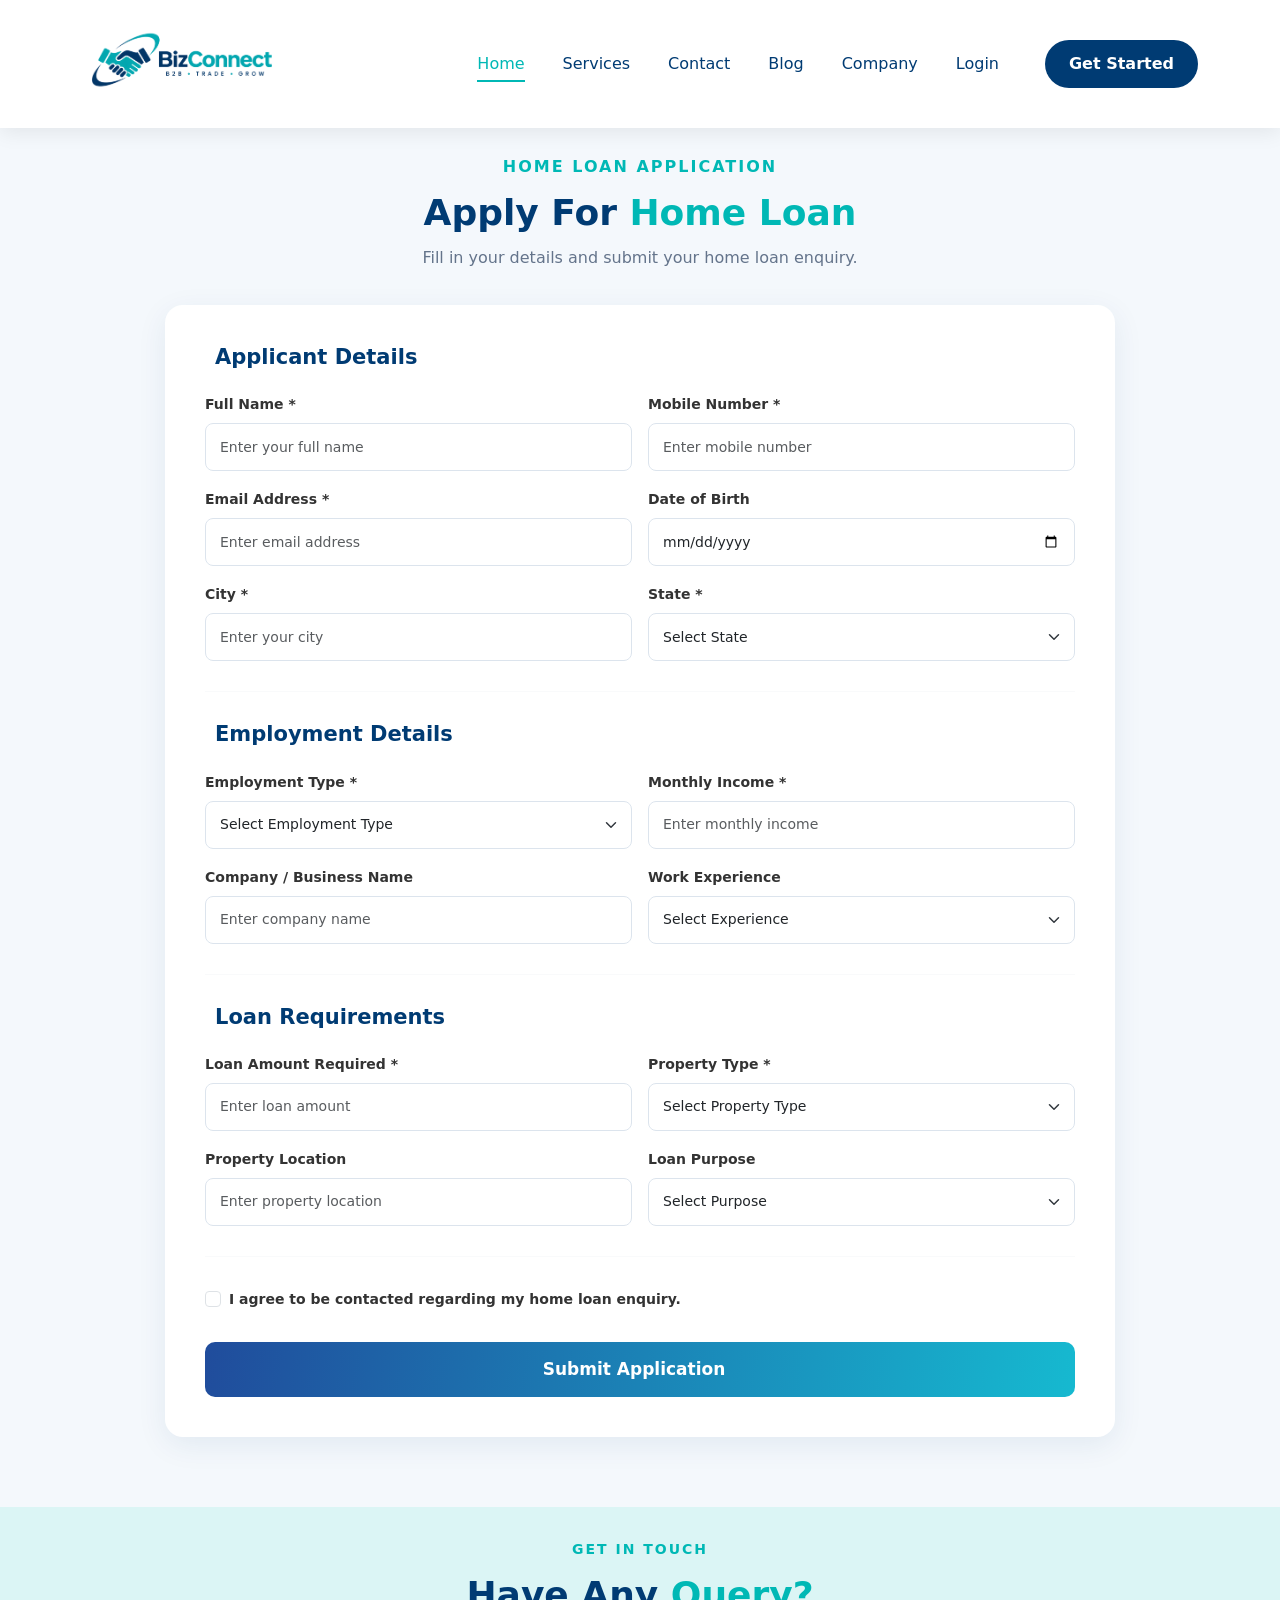
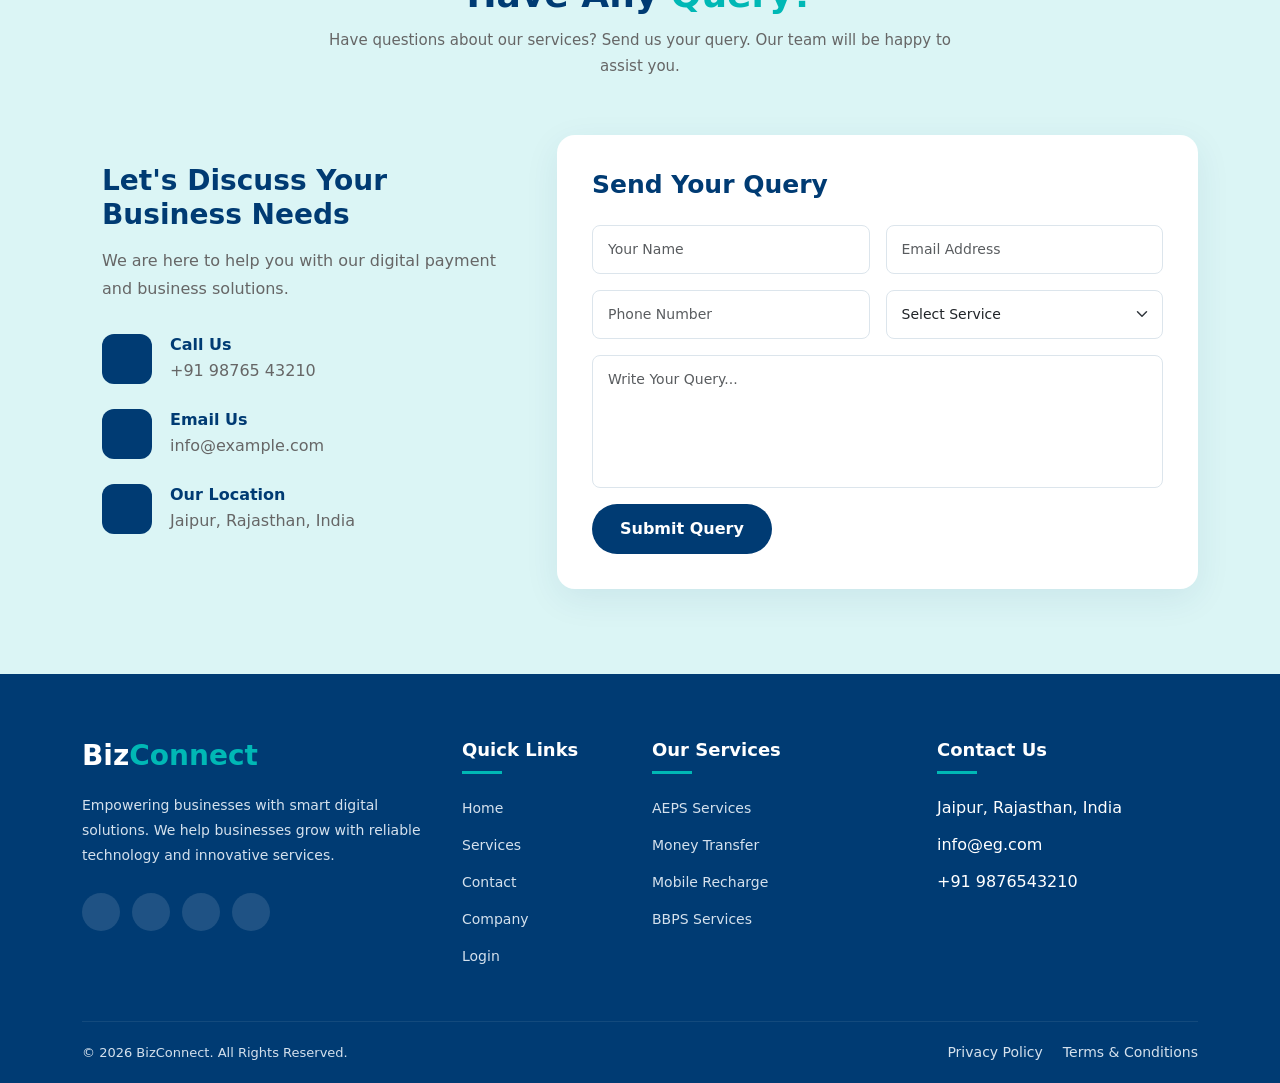
<file: B2B/home loan.html>
<!DOCTYPE html>
<html lang="en">

<head>
    <meta charset="UTF-8">
    <meta name="viewport" content="width=device-width, initial-scale=1.0">
    <title>Home Loan</title>
    <link href="https://unpkg.com/aos@2.3.1/dist/aos.css" rel="stylesheet">
    <link rel="stylesheet" href="B2B.css">
    <link href="https://cdn.jsdelivr.net/npm/bootstrap@5.3.3/dist/css/bootstrap.min.css" rel="stylesheet">
</head>

<body>
     <!--navbar-->
    <header>
        <nav id="navbar" class="navbar navbar-expand-lg" data-aos="fade-up">
            <div class="container">

                <!-- Logo -->
                <a class="navbar-brand" href="index.html">
                    <img src="BizConnect Handshake Orbit Logo.png" alt="BizConnect Logo">
                </a>

                <!-- Mobile Toggle Button -->
                <button class="navbar-toggler" type="button" data-bs-toggle="collapse" data-bs-target="#navbarNav"
                    aria-controls="navbarNav" aria-expanded="false" aria-label="Toggle navigation">
                    <span class="navbar-toggler-icon"></span>
                </button>

                <!-- Navigation Links -->
                <div class="collapse navbar-collapse" id="navbarNav">
                    <ul class="navbar-nav ms-auto align-items-lg-center">

                        <li class="nav-item">
                            <a class="nav-link active" href="#home">Home</a>
                        </li>

                        <li class="nav-item">
                            <a class="nav-link" href="services.html">Services</a>
                        </li>

                        <li class="nav-item">
                            <a class="nav-link" href="conatctus.html">Contact</a>
                        </li>
                        <li class="nav-item">
                            <a class="nav-link" href="#blog">Blog</a>
                        </li>

                        <li class="nav-item">
                            <a class="nav-link" href="company.html">Company</a>
                        </li>

                        <li class="nav-item">
                            <a class="nav-link login-link" href="B2B login-page.html">Login</a>
                        </li>

                        <li class="nav-item ms-lg-3">
                            <a href="B2B login-page.html" class="nav-btn">Get Started</a>
                        </li>

                    </ul>
                </div>

            </div>
        </nav>
    </header>

    <!--homeloan-->
    <section id="home-loan-form">
        <div class="container">

            <div class="loan-form-heading" data-aos="fade-up">
                <span>HOME LOAN APPLICATION</span>
                <h2>Apply For <strong>Home Loan</strong></h2>
                <p>Fill in your details and submit your home loan enquiry.</p>
            </div>

            <div class="loan-form-card" data-aos="fade-up">

                <form action="#" method="post" data-aos="fade-up">

                    <!-- Applicant Details -->
                    <h4 class="form-title">
                        <i class="fa-solid fa-user"></i>
                        Applicant Details
                    </h4>

                    <div class="row g-3">

                        <div class="col-md-6">
                            <label>Full Name *</label>
                            <input type="text" class="form-control" placeholder="Enter your full name" required>
                        </div>

                        <div class="col-md-6">
                            <label>Mobile Number *</label>
                            <input type="tel" class="form-control" placeholder="Enter mobile number" pattern="[0-9]{10}"
                                maxlength="10" required>
                        </div>

                        <div class="col-md-6">
                            <label>Email Address *</label>
                            <input type="email" class="form-control" placeholder="Enter email address" required>
                        </div>

                        <div class="col-md-6">
                            <label>Date of Birth</label>
                            <input type="date" class="form-control">
                        </div>

                        <div class="col-md-6">
                            <label>City *</label>
                            <input type="text" class="form-control" placeholder="Enter your city" required>
                        </div>

                        <div class="col-md-6">
                            <label>State *</label>
                            <select class="form-select" required>
                                <option value="">Select State</option>
                                <option>Rajasthan</option>
                                <option>Gujarat</option>
                                <option>Maharashtra</option>
                                <option>Delhi</option>
                                <option>Uttar Pradesh</option>
                                <option>Other</option>
                            </select>
                        </div>

                    </div>

                    <hr>

                    <!-- Employment Details -->
                    <h4 class="form-title">
                        <i class="fa-solid fa-briefcase"></i>
                        Employment Details
                    </h4>

                    <div class="row g-3">

                        <div class="col-md-6">
                            <label>Employment Type *</label>
                            <select class="form-select" required>
                                <option value="">Select Employment Type</option>
                                <option>Salaried</option>
                                <option>Self Employed</option>
                                <option>Business Owner</option>
                            </select>
                        </div>

                        <div class="col-md-6">
                            <label>Monthly Income *</label>
                            <input type="number" class="form-control" placeholder="Enter monthly income" required>
                        </div>

                        <div class="col-md-6">
                            <label>Company / Business Name</label>
                            <input type="text" class="form-control" placeholder="Enter company name">
                        </div>

                        <div class="col-md-6">
                            <label>Work Experience</label>
                            <select class="form-select">
                                <option value="">Select Experience</option>
                                <option>Less than 1 year</option>
                                <option>1-3 years</option>
                                <option>3-5 years</option>
                                <option>More than 5 years</option>
                            </select>
                        </div>

                    </div>

                    <hr>

                    <!-- Loan Details -->
                    <h4 class="form-title">
                        <i class="fa-solid fa-house"></i>
                        Loan Requirements
                    </h4>

                    <div class="row g-3">

                        <div class="col-md-6">
                            <label>Loan Amount Required *</label>
                            <input type="number" class="form-control" placeholder="Enter loan amount" required>
                        </div>

                        <div class="col-md-6">
                            <label>Property Type *</label>
                            <select class="form-select" required>
                                <option value="">Select Property Type</option>
                                <option>Residential</option>
                                <option>Commercial</option>
                                <option>Plot / Land</option>
                            </select>
                        </div>

                        <div class="col-md-6">
                            <label>Property Location</label>
                            <input type="text" class="form-control" placeholder="Enter property location">
                        </div>

                        <div class="col-md-6">
                            <label>Loan Purpose</label>
                            <select class="form-select">
                                <option value="">Select Purpose</option>
                                <option>Purchase New House</option>
                                <option>Purchase Resale Property</option>
                                <option>Construction</option>
                                <option>Home Renovation</option>
                            </select>
                        </div>

                    </div>

                    <hr>

                    <!-- Consent -->
                    <div class="form-check mb-4">
                        <input type="checkbox" class="form-check-input" id="loanConsent" required>

                        <label class="form-check-label" for="loanConsent">
                            I agree to be contacted regarding my home loan enquiry.
                        </label>
                    </div>

                    <button type="submit" class="loan-submit-btn">
                        Submit Application
                        <i class="fa-solid fa-arrow-right"></i>
                    </button>

                </form>
            </div>
        </div>
    </section>
    
    <!--query-->
    <section id="query" class="query-section" data-aos="fade-up">
        <div class="container">

            <div class="query-heading text-center" data-aos="fade-up">
                <span>GET IN TOUCH</span>
                <h2 class="heading-section">Have Any <span>Query?</span></h2>
                <p>Have questions about our services? Send us your query.
                    Our team will be happy to assist you.
                </p>
            </div>

            <div class="row g-4 align-items-center" data-aos="fade-up">

                <!-- Left Side -->
                <div class="col-lg-5">
                    <div class="query-info">
                        <h3>Let's Discuss Your Business Needs</h3>

                        <p>
                            We are here to help you with our digital
                            payment and business solutions.
                        </p>

                        <div class="query-detail  data-aos=" fade-up">
                            <div class="query-icon">
                                <i class="fa-solid fa-phone"></i>
                            </div>
                            <div>
                                <h5>Call Us</h5>
                                <p>+91 98765 43210</p>
                            </div>
                        </div>

                        <div class="query-detail" data-aos="fade-up">
                            <div class="query-icon">
                                <i class="fa-solid fa-envelope"></i>
                            </div>
                            <div>
                                <h5>Email Us</h5>
                                <p>info@example.com</p>
                            </div>
                        </div>

                        <div class="query-detail" data-aos="fade-up">
                            <div class="query-icon">
                                <i class="fa-solid fa-location-dot"></i>
                            </div>
                            <div>
                                <h5>Our Location</h5>
                                <p>Jaipur, Rajasthan, India</p>
                            </div>
                        </div>

                    </div>
                </div>

                <!-- Right Side Form -->
                <div class="col-lg-7">
                    <div class="query-form" data-aos="fade-up">

                        <h3>Send Your Query</h3>

                        <form action="#" method="post">

                            <div class="row g-3">

                                <div class="col-md-6">
                                    <input type="text" class="form-control" placeholder="Your Name" required>
                                </div>

                                <div class="col-md-6">
                                    <input type="email" class="form-control" placeholder="Email Address" required>
                                </div>

                                <div class="col-md-6">
                                    <input type="tel" class="form-control" placeholder="Phone Number" required>
                                </div>

                                <div class="col-md-6">
                                    <select class="form-select" required>
                                        <option value="">Select Service</option>
                                        <option>AEPS Services</option>
                                        <option>Money Transfer</option>
                                        <option>Mobile Recharge</option>
                                        <option>BBPS Services</option>
                                        <option>Other</option>
                                    </select>
                                </div>

                                <div class="col-12">
                                    <textarea class="form-control" rows="5" placeholder="Write Your Query..."
                                        required></textarea>
                                </div>

                                <div class="col-12">
                                    <button type="submit" class="query-btn">
                                        Submit Query
                                        <i class="fa-solid fa-arrow-right"></i>
                                    </button>
                                </div>

                            </div>
                        </form>

                    </div>
                </div>

            </div>
        </div>
    </section>
   
    <!--footer-->
    <footer class="footer-section" id="contact">
        <div class="container">
            <div class="row g-4">

                <!-- Company Info -->
                <div class="footer-description col-3 col-lg-4 col-md-6" data-aos="fade-up">
                    <a href="index.html">
                        <h3 class="footer-logo">Biz<span>Connect</span></h3>
                    </a>
                    <p>
                        Empowering businesses with smart digital solutions.
                        We help businesses grow with reliable technology
                        and innovative services.
                    </p>

                    <div class="social-icons" data-aos="fade-up">
                        <a href="#"><i class="fa-brands fa-facebook-f"></i></a>
                        <a href="#"><i class="fa-brands fa-instagram"></i></a>
                        <a href="#"><i class="fa-brands fa-linkedin-in"></i></a>
                        <a href="#"><i class="fa-brands fa-x-twitter"></i></a>
                    </div>
                </div>

                <!-- Quick Links -->
                <div class="col-3 col-lg-2 col-md-6" data-aos="fade-up">
                    <h5>Quick Links</h5>
                    <ul>
                        <li><a href="index.html">Home</a></li>
                        <li><a href="services.html">Services</a></li>
                        <li><a href="conatctus.html">Contact</a></li>
                        <li><a href="company.html">Company</a></li>
                        <li><a href="B2B login-page.html">Login</a></li>
                    </ul>
                </div>

                <!-- Services -->
                <div class="col-3 col-lg-3 col-md-6" data-aos="fade-up">
                    <h5>Our Services</h5>
                    <ul>
                        <li><a href="services.html">AEPS Services</a></li>
                        <li><a href="services.html">Money Transfer</a></li>
                        <li><a href="services.html">Mobile Recharge</a></li>
                        <li><a href="services.html">BBPS Services</a></li>
                    </ul>
                </div>

                <!-- Contact -->
                <div class="col-3 col-lg-3 col-md-6" data-aos="fade-up">
                    <h5>Contact Us</h5>
                    <ul>
                        <li>Jaipur, Rajasthan, India</li>
                        <li>info@eg.com</li>
                        <li>+91 9876543210</li>
                    </ul>
                </div>

            </div>

            <hr>

            <div class="footer-bottom" data-aos="fade-up">
                <p>© 2026 BizConnect. All Rights Reserved.</p>
                <div>
                    <a href="#">Privacy Policy</a>
                    <a href="#">Terms & Conditions</a>
                </div>
            </div>
        </div>
    </footer>
    <!--script-->
    <script src="https://cdn.jsdelivr.net/npm/bootstrap@5.3.3/dist/js/bootstrap.bundle.min.js"></script>
    <script src="https://unpkg.com/aos@2.3.1/dist/aos.js"></script>

    <script>
        AOS.init({
            duration: 1000,
            offset: 120,
            once: true,
            easing: 'ease-in-out',
            mirror: false
        });
    </script>
</body>

</html>
</file>
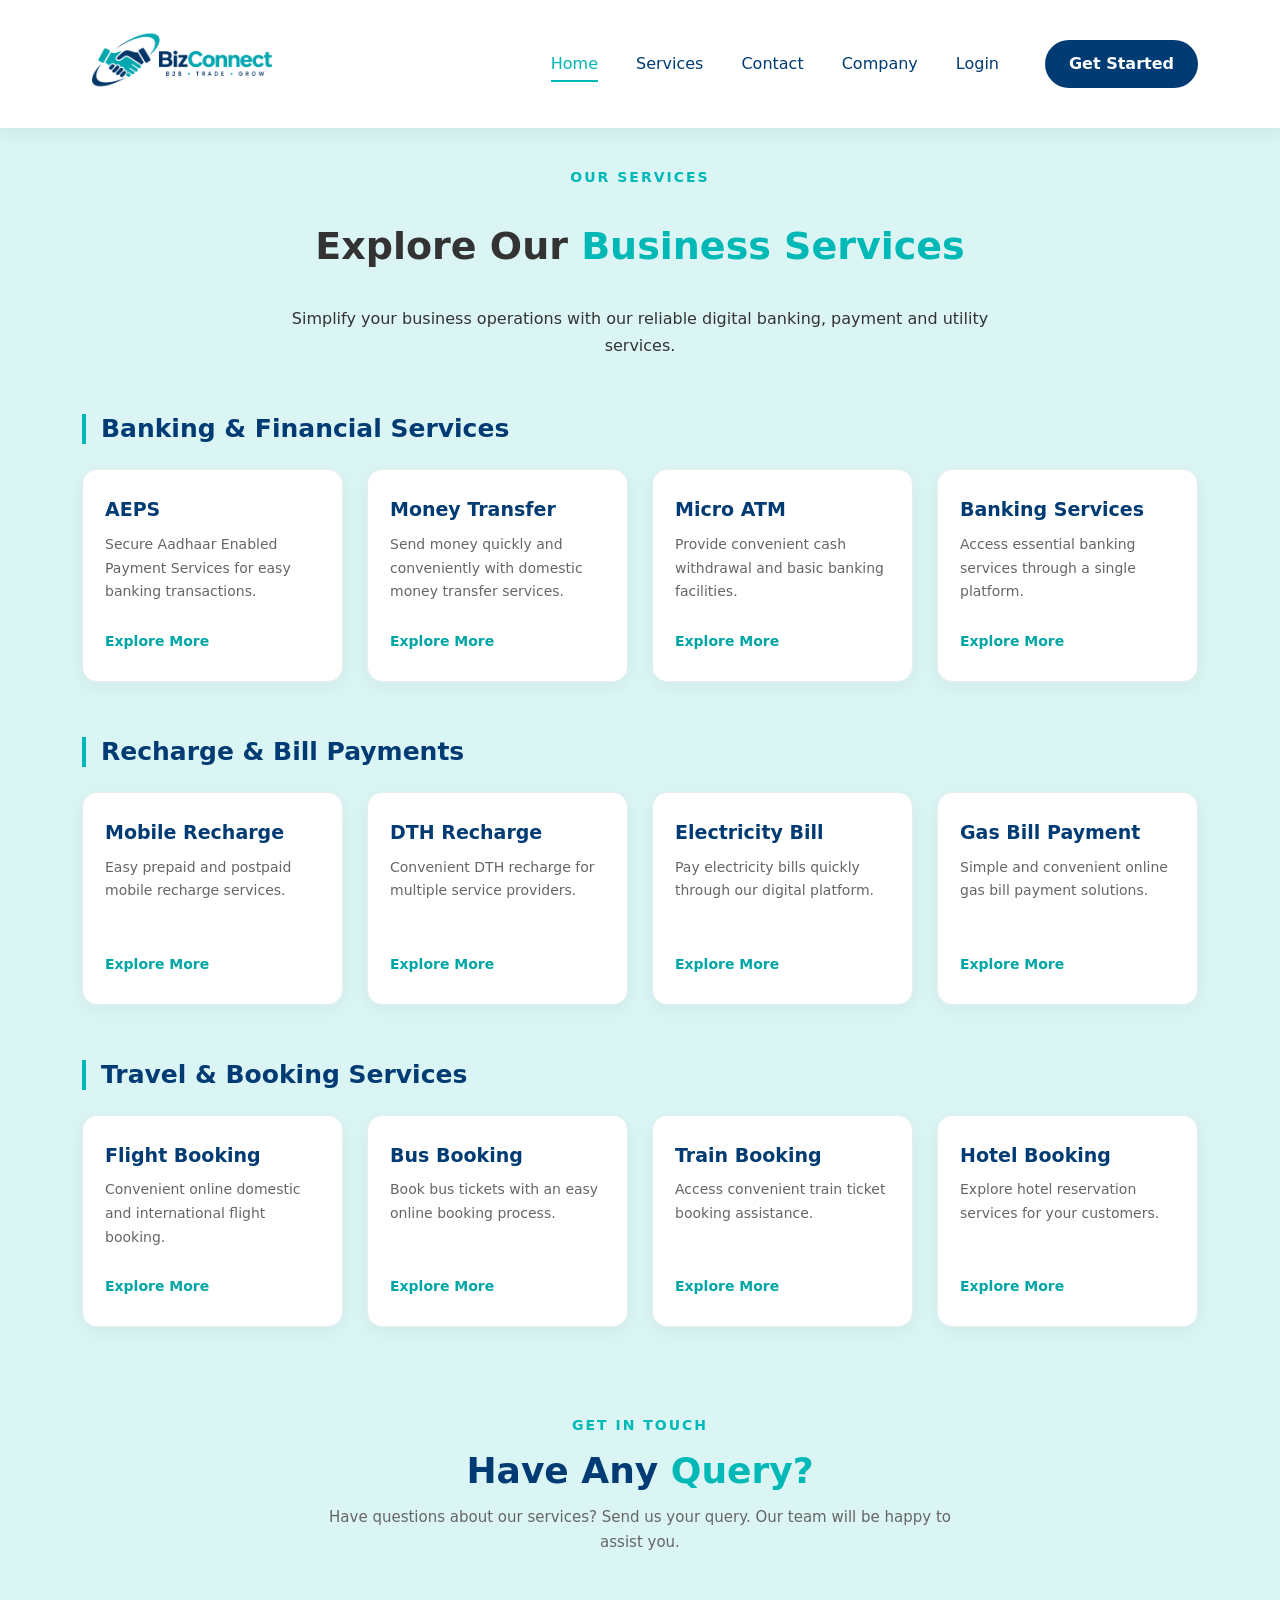
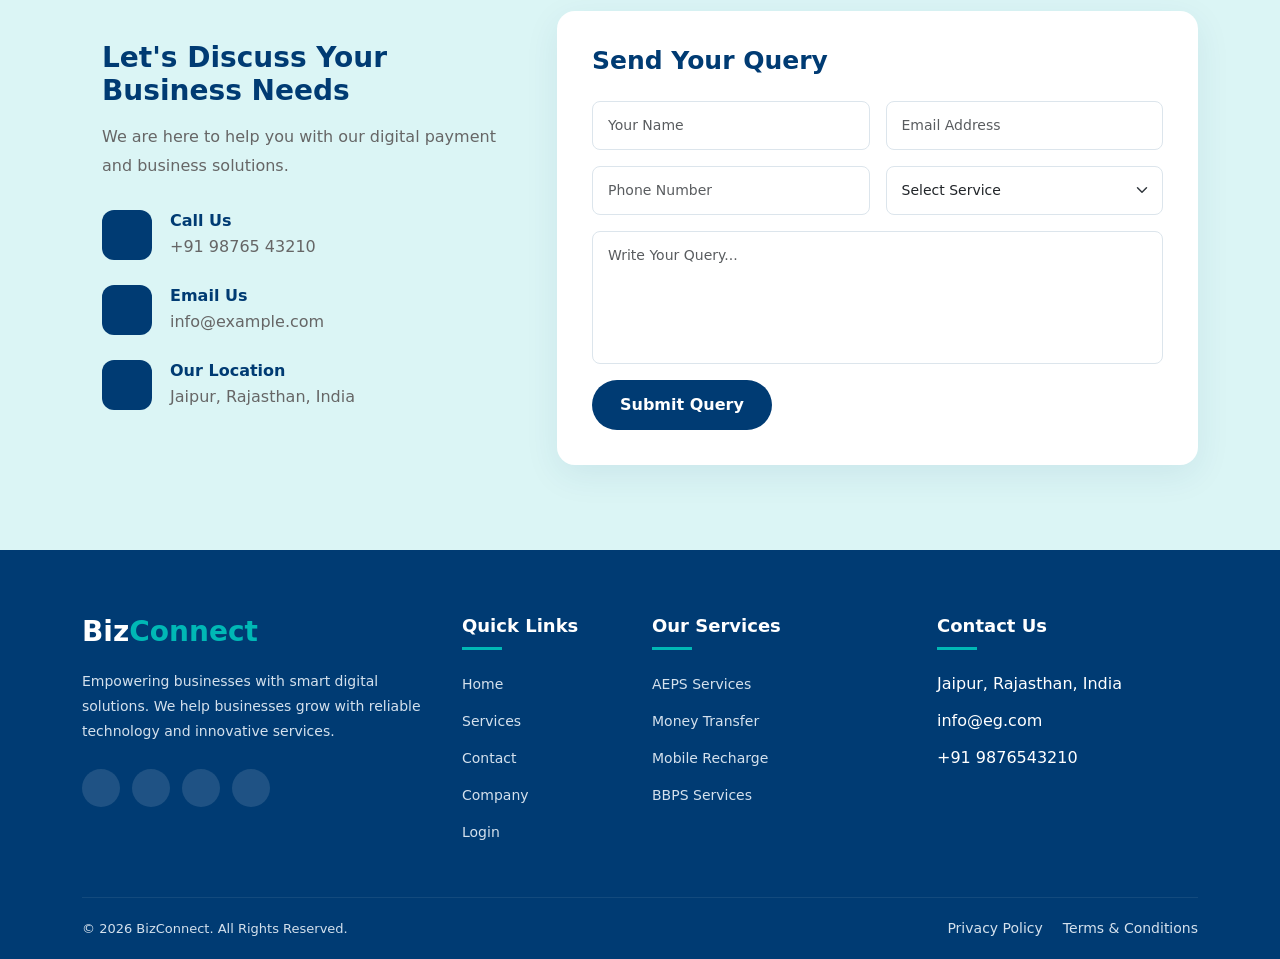
<file: B2B/services.html>
<!DOCTYPE html>
<html lang="en">

<head>
    <meta charset="UTF-8">
    <meta name="viewport" content="width=device-width, initial-scale=1.0">
    <title>Services</title>
</head>
<link href="https://unpkg.com/aos@2.3.1/dist/aos.css" rel="stylesheet">
<link rel="stylesheet" href="B2B.css">
<link href="https://cdn.jsdelivr.net/npm/bootstrap@5.3.3/dist/css/bootstrap.min.css" rel="stylesheet">

<body>
    <!--header-->
    <header>
        <nav id="navbar" class="navbar navbar-expand-lg" data-aos="fade-up">
            <div class="container">

                <!-- Logo -->
                <a class="navbar-brand" href="index.html">
                    <img src="BizConnect Handshake Orbit Logo.png" alt="BizConnect Logo">
                </a>

                <!-- Mobile Toggle Button -->
                <button class="navbar-toggler" type="button" data-bs-toggle="collapse" data-bs-target="#navbarNav"
                    aria-controls="navbarNav" aria-expanded="false" aria-label="Toggle navigation">
                    <span class="navbar-toggler-icon"></span>
                </button>

                <!-- Navigation Links -->
                <div class="collapse navbar-collapse" id="navbarNav">
                    <ul class="navbar-nav ms-auto align-items-lg-center">

                        <li class="nav-item">
                            <a class="nav-link active" href="index.html">Home</a>
                        </li>

                        <li class="nav-item">
                            <a class="nav-link" href="services.html">Services</a>
                        </li>

                        <li class="nav-item">
                            <a class="nav-link" href="conatctus.html">Contact</a>
                        </li>

                        <li class="nav-item">
                            <a class="nav-link" href="company.html">Company</a>
                        </li>

                        <li class="nav-item">
                            <a class="nav-link login-link" href="B2B login-page.html">Login</a>
                        </li>

                        <li class="nav-item ms-lg-3">
                            <a href="B2B login-page.html" class="nav-btn">Get Started</a>
                        </li>

                    </ul>
                </div>

            </div>
        </nav>
    </header>

    <!--services-->
    <section id="services" class="services-section" data-aos="fade-up">
        <div class="container">

            <!-- Section Heading -->
            <div class="heading-section text-center" data-aos="fade-up">
                <span class="subtitle">OUR SERVICES</span>
                <h2>Explore Our <span>Business Services</span></h2>
                <p>
                    Simplify your business operations with our reliable
                    digital banking, payment and utility services.
                </p>
            </div>

            <!-- Banking Services -->
            <div class="service-category" data-aos="fade-up">
                <h3>Banking & Financial Services</h3>
                <div class="row g-4">

                    <div class="col-lg-3 col-md-6">
                        <div class="service-card">
                            <i class="fa-solid fa-fingerprint"></i>
                            <h4>AEPS</h4>
                            <p>Secure Aadhaar Enabled Payment Services for easy banking transactions.</p>
                            <a href="#">Explore More <i class="fa-solid fa-arrow-right"></i></a>
                        </div>
                    </div>

                    <div class="col-lg-3 col-md-6">
                        <div class="service-card">
                            <i class="fa-solid fa-money-bill-transfer"></i>
                            <h4>Money Transfer</h4>
                            <p>Send money quickly and conveniently with domestic money transfer services.</p>
                            <a href="#">Explore More <i class="fa-solid fa-arrow-right"></i></a>
                        </div>
                    </div>

                    <div class="col-lg-3 col-md-6">
                        <div class="service-card">
                            <i class="fa-solid fa-money-bill-wave"></i>
                            <h4>Micro ATM</h4>
                            <p>Provide convenient cash withdrawal and basic banking facilities.</p>
                            <a href="#">Explore More <i class="fa-solid fa-arrow-right"></i></a>
                        </div>
                    </div>

                    <div class="col-lg-3 col-md-6">
                        <div class="service-card">
                            <i class="fa-solid fa-building-columns"></i>
                            <h4>Banking Services</h4>
                            <p>Access essential banking services through a single platform.</p>
                            <a href="#">Explore More <i class="fa-solid fa-arrow-right"></i></a>
                        </div>
                    </div>

                </div>
            </div>

            <!-- Recharge Services -->
            <div class="service-category" data-aos="fade-up">
                <h3>Recharge & Bill Payments</h3>
                <div class="row g-4">

                    <div class="col-lg-3 col-md-6">
                        <div class="service-card">
                            <i class="fa-solid fa-mobile-screen"></i>
                            <h4>Mobile Recharge</h4>
                            <p>Easy prepaid and postpaid mobile recharge services.</p>
                            <a href="#">Explore More <i class="fa-solid fa-arrow-right"></i></a>
                        </div>
                    </div>

                    <div class="col-lg-3 col-md-6">
                        <div class="service-card">
                            <i class="fa-solid fa-tv"></i>
                            <h4>DTH Recharge</h4>
                            <p>Convenient DTH recharge for multiple service providers.</p>
                            <a href="#">Explore More <i class="fa-solid fa-arrow-right"></i></a>
                        </div>
                    </div>

                    <div class="col-lg-3 col-md-6">
                        <div class="service-card">
                            <i class="fa-solid fa-bolt"></i>
                            <h4>Electricity Bill</h4>
                            <p>Pay electricity bills quickly through our digital platform.</p>
                            <a href="#">Explore More <i class="fa-solid fa-arrow-right"></i></a>
                        </div>
                    </div>

                    <div class="col-lg-3 col-md-6">
                        <div class="service-card">
                            <i class="fa-solid fa-fire"></i>
                            <h4>Gas Bill Payment</h4>
                            <p>Simple and convenient online gas bill payment solutions.</p>
                            <a href="#">Explore More <i class="fa-solid fa-arrow-right"></i></a>
                        </div>
                    </div>

                </div>
            </div>

            <!-- Travel Services -->
            <div class="service-category" data-aos="fade-up">
                <h3>Travel & Booking Services</h3>
                <div class="row g-4">

                    <div class="col-lg-3 col-md-6">
                        <div class="service-card">
                            <i class="fa-solid fa-plane"></i>
                            <h4>Flight Booking</h4>
                            <p>Convenient online domestic and international flight booking.</p>
                            <a href="#">Explore More <i class="fa-solid fa-arrow-right"></i></a>
                        </div>
                    </div>

                    <div class="col-lg-3 col-md-6">
                        <div class="service-card">
                            <i class="fa-solid fa-bus"></i>
                            <h4>Bus Booking</h4>
                            <p>Book bus tickets with an easy online booking process.</p>
                            <a href="#">Explore More <i class="fa-solid fa-arrow-right"></i></a>
                        </div>
                    </div>

                    <div class="col-lg-3 col-md-6">
                        <div class="service-card">
                            <i class="fa-solid fa-train"></i>
                            <h4>Train Booking</h4>
                            <p>Access convenient train ticket booking assistance.</p>
                            <a href="#">Explore More <i class="fa-solid fa-arrow-right"></i></a>
                        </div>
                    </div>

                    <div class="col-lg-3 col-md-6">
                        <div class="service-card">
                            <i class="fa-solid fa-hotel"></i>
                            <h4>Hotel Booking</h4>
                            <p>Explore hotel reservation services for your customers.</p>
                            <a href="#">Explore More <i class="fa-solid fa-arrow-right"></i></a>
                        </div>
                    </div>

                </div>
            </div>

        </div>
    </section>

    <!--query-->
    <section id="query" class="query-section" data-aos="fade-up">
        <div class="container">

            <div class="query-heading text-center" data-aos="fade-up">
                <span>GET IN TOUCH</span>
                <h2 class="heading-section">Have Any <span>Query?</span></h2>
                <p>Have questions about our services? Send us your query.
                    Our team will be happy to assist you.
                </p>
            </div>

            <div class="row g-4 align-items-center" data-aos="fade-up">

                <!-- Left Side -->
                <div class="col-lg-5">
                    <div class="query-info">
                        <h3>Let's Discuss Your Business Needs</h3>

                        <p>
                            We are here to help you with our digital
                            payment and business solutions.
                        </p>

                        <div class="query-detail  data-aos=" fade-up">
                            <div class="query-icon">
                                <i class="fa-solid fa-phone"></i>
                            </div>
                            <div>
                                <h5>Call Us</h5>
                                <p>+91 98765 43210</p>
                            </div>
                        </div>

                        <div class="query-detail" data-aos="fade-up">
                            <div class="query-icon">
                                <i class="fa-solid fa-envelope"></i>
                            </div>
                            <div>
                                <h5>Email Us</h5>
                                <p>info@example.com</p>
                            </div>
                        </div>

                        <div class="query-detail" data-aos="fade-up">
                            <div class="query-icon">
                                <i class="fa-solid fa-location-dot"></i>
                            </div>
                            <div>
                                <h5>Our Location</h5>
                                <p>Jaipur, Rajasthan, India</p>
                            </div>
                        </div>

                    </div>
                </div>

                <!-- Right Side Form -->
                <div class="col-lg-7">
                    <div class="query-form" data-aos="fade-up">

                        <h3>Send Your Query</h3>

                        <form action="#" method="post">

                            <div class="row g-3">

                                <div class="col-md-6">
                                    <input type="text" class="form-control" placeholder="Your Name" required>
                                </div>

                                <div class="col-md-6">
                                    <input type="email" class="form-control" placeholder="Email Address" required>
                                </div>

                                <div class="col-md-6">
                                    <input type="tel" class="form-control" placeholder="Phone Number" required>
                                </div>

                                <div class="col-md-6">
                                    <select class="form-select" required>
                                        <option value="">Select Service</option>
                                        <option>AEPS Services</option>
                                        <option>Money Transfer</option>
                                        <option>Mobile Recharge</option>
                                        <option>BBPS Services</option>
                                        <option>Other</option>
                                    </select>
                                </div>

                                <div class="col-12">
                                    <textarea class="form-control" rows="5" placeholder="Write Your Query..."
                                        required></textarea>
                                </div>

                                <div class="col-12">
                                    <button type="submit" class="query-btn">
                                        Submit Query
                                        <i class="fa-solid fa-arrow-right"></i>
                                    </button>
                                </div>

                            </div>
                        </form>

                    </div>
                </div>

            </div>
        </div>
    </section>

    
     <!--footer-->
    <footer class="footer-section" id="contact">
        <div class="container">
            <div class="row g-4">

                <!-- Company Info -->
                <div class="footer-description col-3 col-lg-4 col-md-6" data-aos="fade-up">
                    <a href="index.html">
                        <h3 class="footer-logo">Biz<span>Connect</span></h3>
                    </a>
                    <p>
                        Empowering businesses with smart digital solutions.
                        We help businesses grow with reliable technology
                        and innovative services.
                    </p>

                    <div class="social-icons" data-aos="fade-up">
                        <a href="#"><i class="fa-brands fa-facebook-f"></i></a>
                        <a href="#"><i class="fa-brands fa-instagram"></i></a>
                        <a href="#"><i class="fa-brands fa-linkedin-in"></i></a>
                        <a href="#"><i class="fa-brands fa-x-twitter"></i></a>
                    </div>
                </div>

                <!-- Quick Links -->
                <div class="col-3 col-lg-2 col-md-6" data-aos="fade-up">
                    <h5>Quick Links</h5>
                    <ul>
                        <li><a href="index.html">Home</a></li>
                        <li><a href="services.html">Services</a></li>
                        <li><a href="conatctus.html">Contact</a></li>
                        <li><a href="company.html">Company</a></li>
                        <li><a href="B2B login-page.html">Login</a></li>
                    </ul>
                </div>

                <!-- Services -->
                <div class="col-3 col-lg-3 col-md-6" data-aos="fade-up">
                    <h5>Our Services</h5>
                    <ul>
                        <li><a href="#services">AEPS Services</a></li>
                        <li><a href="#services">Money Transfer</a></li>
                        <li><a href="#services">Mobile Recharge</a></li>
                        <li><a href="#services">BBPS Services</a></li>
                    </ul>
                </div>

                <!-- Contact -->
                <div class="col-3 col-lg-3 col-md-6" data-aos="fade-up">
                    <h5>Contact Us</h5>
                    <ul>
                        <li>Jaipur, Rajasthan, India</li>
                        <li>info@eg.com</li>
                        <li>+91 9876543210</li>
                    </ul>
                </div>

            </div>

            <hr>

            <div class="footer-bottom" data-aos="fade-up">
                <p>© 2026 BizConnect. All Rights Reserved.</p>
                <div>
                    <a href="#">Privacy Policy</a>
                    <a href="#">Terms & Conditions</a>
                </div>
            </div>
        </div>
    </footer>

    <!--script-->
    <script src="https://cdn.jsdelivr.net/npm/bootstrap@5.3.3/dist/js/bootstrap.bundle.min.js"></script>
    <script src="https://unpkg.com/aos@2.3.1/dist/aos.js"></script>

    <script>
        AOS.init({
            duration: 1000,
            offset: 120,
            once: true,
            easing: 'ease-in-out',
            mirror: false
        });

        const boxes = document.querySelectorAll(".service-box");

        const observer = new IntersectionObserver((entries) => {
            entries.forEach((entry) => {
                if (entry.isIntersecting) {
                    entry.target.classList.add("show");
                    observer.unobserve(entry.target);
                }
            });
        }, {
            threshold: 0.2
        });

        boxes.forEach((box) => {
            observer.observe(box);
        });
    </script>
</body>

</html>
</file>
<file: B2B/B2B.css>
:root {
    --primary-color: #003B73;
    --secondary-color: #00B8B5;
    --section1-color: #dbf5f5;
    --section2-color: #ecf9f9;
    --section3-color: #f5f9fc;
    --text-color: #333333;
    --bg-color: #ffffff;
    --transition: all 0.3s ease;
    --box-shadow: 0 4px 20px 20px rgba(0, 0, 0, 0.08);
}

body {
    margin: 0;
    padding-top: 85px;
    font-family: "Onest", sans-serif;
}

/* Navbar */
#navbar {
    background-color: var(--bg-color);
    box-shadow: 0 4px 20px rgba(0, 0, 0, 0.08);
    padding: 10px 0;
    position: fixed;
    top: 0;
    left: 0;
    width: 100%;
    z-index: 999;
}

/* Logo */
.navbar-brand {
    padding: 0;
    margin: 0;
}

.navbar-brand img {
    width: 200px;
    height: 98px;
    object-fit: contain;
}

/* Navigation Links */
.navbar-nav {
    gap: 22px;
}

.nav-link {
    color: var(--primary-color) !important;
    font-size: 16px;
    font-weight: 600;
    transition: var(--transition);
    position: relative;
}

.nav-link:hover,
.nav-link.active {
    color: var(--secondary-color) !important;
}

/* Hover Underline */
.nav-link::after {
    content: "";
    position: absolute;
    width: 0;
    height: 2px;
    background-color: var(--secondary-color);
    bottom: 2px;
    left: 8px;
    transition: var(--transition);
}

.nav-link:hover::after,
.nav-link.active::after {
    width: calc(100% - 16px);
}

/* Get Started Button */
.nav-btn {
    display: inline-block;
    background-color: var(--primary-color);
    color: white;
    text-decoration: none;
    padding: 12px 24px;
    border-radius: 30px;
    font-weight: 600;
    transition: var(--transition);
}

.nav-btn:hover {
    background-color: var(--secondary-color);
    color: white;
}

/* Mobile Responsive */
@media (max-width: 991px) {
    .navbar-nav {
        gap: 8px;
        padding: 15px 0;
        align-items: flex-start !important;
    }

    .nav-btn {
        margin-top: 8px;
    }

    .navbar-toggler {
        border: 1px solid var(--primary-color);
    }

    .navbar-toggler:focus {
        box-shadow: none;
    }
}

/*home*/
#home {
    background-color: var(--secondary-color);
    padding-bottom: 86px;
    padding-top: 39px;
}

.home-section {
    background-color: var(--secondary-color);
    position: relative;
}

.home-section h1 {
    color: var(--primary-color);
    margin-top: 90px;
    margin-bottom: 20px;
    font-weight: 800;
    font-size: 80px;
    animation: slideright 1.5s ease-in-out forwards;
}

@keyframes slideright {
    from {
        transform: translateX(-300px);
        opacity: 0;
    }

    to {
        transform: translateX(0);
        opacity: 1;
    }
}

.home-section span {
    color: var(--bg-color);
}

.list {
    display: flex;
    align-items: center;
    gap: 79px;
    flex-wrap: wrap;
}

.list span {
    color: var(--primary-color);
    font-size: 18px;
    font-weight: 500;
}

.list span:hover {
    color: #ffffff;
}

.list span::before {
    content: "•";
    color: black;
    font-size: 25px;
}


.home-section img:first-child {
    width: 222px;
    height: 212px;
    margin: 72px 51px 27px 151px;
    border-radius: 20px;
    box-shadow: 0 4px 20px rgba(0 0 0 / 86%);
    position: relative;
    z-index: 1;
    object-fit: cover;

    animation: slideRight 1.5s ease-out forwards;

}

@keyframes slideRight {
    from {
        transform: translateX(300px);
        opacity: 0;
    }

    to {
        transform: translateX(0);
        opacity: 1;
    }
}

.home-section img:nth-child(2) {
    position: absolute;
    width: 120px;
    height: 150px;
    margin: 20px;
    border-radius: 20px;
    box-shadow: 0 4px 20px rgba(0 0 0 / 86%);
    z-index: 2;

    left: 979px;
    top: 159px;
    object-fit: cover;

    animation: slideRight 1s ease-out forwards;
}

@keyframes slideRight {
    from {
        transform: translateX(300px);
        opacity: 0;
    }

    to {
        transform: translateX(0);
        opacity: 1;
    }
}

@media(max-width:480px) {
    .home-section img:first-child {
        left: -2%;
        top: -4px;
        margin: 37px;
    }

    .home-section img:nth-child(2) {
        left: 51%;
        top: 378px;
    }
}

.list {
    animation: slideLeft 2s ease-out forwards;
}

@keyframes slideLeft {
    from {
        transform: translateX(-300px);
        opacity: 0;
    }

    to {
        transform: translateX(0);
        opacity: 1;
    }
}

@media(max-width:480px) {
    .home-section h1 {
        margin-top: 21px;
        font-weight: 700;
        font-size: 35px;
    }

    .list {
        gap: 27px;
        display: flex;
        flex-wrap: nowrap;
    }
}

/*.buttons{
    margin-top: 96px;
    margin-left: 88px;

}
@media(max-width:480px){
    .buttons{
        margin-top: 12px;
    }
}
.get-started-btn {
    display: inline-flex;
    align-items: center;
    gap: 12px;
    padding: 14px 30px;
    background: var(--primary-color);
    color: #fff;
    text-decoration: none;
    border-radius: 50px;
    font-size: 16px;
    font-weight: 600;
    border: 2px solid var(--secondary-color);
    transition: 0.3s ease;
}

.get-started-btn:hover {
    background: var(--secondary-color);
    color: #fff;
    transform: translateY(-4px);
    box-shadow: 0 8px 20px rgba(0, 184, 181, 0.25);
}

.get-started-btn i {
    transition: 0.3s ease;
}

.get-started-btn:hover i {
    transform: translateX(5px);
}*/

/*service section*/
#services {
    background-color: var(--section1-color);
    padding-bottom: 1px;
}

.heading-section {
    animation: upDown 3s ease-in-out infinite;
}

@keyframes upDown {
    0% {
        transform: translateY(0);
    }

    50% {
        transform: translateY(-15px);
    }

    100% {
        transform: translateY(0);
    }
}

.heading-section h2 {
    text-align: center;
    padding: 20px;
    font-weight: 800;
    font-size: 68px;
    animation: darkText 0.5s ease-in forwards;

}

.heading-section h2 span {
    color: var(--primary-color);
}

@keyframes darkText {
    from {
        opacity: 0;
        color: #cccccc;
    }

    to {
        opacity: 1;
        color: #333333;
    }
}

.heading-section p {
    color: var(--primary-color);
    animation: darkText 1.5s ease-in forwards;
    text-align: center;
}

@keyframes darkText {
    from {
        opacity: 0;
        color: #cccccc;
    }

    to {
        opacity: 1;
        color: #333333;
    }
}

.steps-section {
    background-color: var(--section2-color);
    padding: 65px 0;
}

@media(max-width:480px) {
    .steps-section {
        padding: 1px 0;
    }
}

.steps-wrapper {
    position: relative;
}

.step-box {
    text-align: center;
    position: relative;
    z-index: 2;
}


.step-icon {
    width: 150px;
    height: 150px;
    background-color: #7eadd6;
    border-radius: 50%;
    display: flex;
    align-items: center;
    justify-content: center;
    margin: 0 auto 38px;
    color: #17233d;
    font-size: 55px;
    transition: 0.4s ease;
}

.step-icon:hover {
    transform: translateY(-10px);
    background-color: #69a0d0;
}

.step-box h4 {
    color: #17233d;
    font-size: 23px;
    font-weight: 700;
    margin-bottom: 40px;
}

.step-box img {
    width: 150px;
    height: 150px;
    border-radius: 50%;
}

@media(max-width:480px) {
    .step-box img {
        width: 100px;
        height: 67px;
        margin: 2px;
    }
}

.step-arrows {
    position: absolute;
    width: 100%;
    height: 170px;
    top: 0;
    left: 0;
    z-index: 1;
    overflow: visible;
}

/* Responsive */
@media (max-width: 768px) {
    .step-icon {
        width: 90px;
        height: 90px;
        font-size: 32px;
        margin-bottom: 20px;
    }

    .step-box h4 {
        font-size: 16px;
    }

    .step-arrows {
        display: none;
    }
}

@media (max-width: 480px) {
    .step-icon {
        width: 65px;
        height: 65px;
        font-size: 24px;
    }

    .step-box h4 {
        font-size: 13px;
    }
}

.service-section h2 {

    animation: darkText 0.5s ease-in forwards;
}

@keyframes darkText {
    from {
        opacity: 0;
        color: #cccccc;
    }

    to {
        opacity: 1;
        color: #333333;
    }
}

.apply-btn {
    display: inline-flex;
    align-items: center;
    gap: 12px;
    padding: 14px 30px;
    background-color: var(--primary-color);
    color: white;
    text-decoration: none;
    font-size: 16px;
    font-weight: 600;
    border-radius: 50px;
    transition: all 0.3s ease;
    box-shadow: 0 5px 15px rgba(0, 59, 115, 0.2);
}

.apply-btn:hover {
    background-color: var(--secondary-color);
    color: white;
    transform: translateY(-4px);
    box-shadow: 0 8px 20px rgba(0, 184, 181, 0.3);
}

.apply-btn span {
    font-size: 22px;
    transition: transform 0.3s ease;
}

.apply-btn:hover span {
    transform: translateX(5px);
}

.services-list {
    display: flex;
    gap: 20px;
    flex-wrap: wrap;
    margin-top: 30px;
    text-align: center;
    padding: 0 150px 25px 150px;
    width: auto;
}

@media(max-width:480px) {
    .services-list {
        padding: 13px 9px 3px 1px;
    }
}

.service-box {
    background-color: #ffffff;
    color: var(--primary-color);
    padding: 15px 25px;
    border-radius: 12px;
    box-shadow: 0 4px 15px rgba(0, 0, 0, 0.1);
    font-size: 16px;
    font-weight: 600;
    border: 1px solid #e5eeee;
    transition: 0.3s ease;
}

.service-box:hover {
    background-color: var(--primary-color);
    color: white;
    transform: translateY(-5px);
}


.list-box {
    gap: 20px;
    flex-wrap: wrap;
    margin-top: 39px;
    padding: 0%;
}

.box {
    background-color: #ffffff;
    color: var(--primary-color);
    padding: 10px;
    border-radius: 12px;
    box-shadow: 0 4px 15px rgba(0, 0, 0, 0.1);
    font-size: 16px;
    font-weight: 600;
    border: 1px solid #e5eeee;
    transition: 0.3s ease;

    text-align: center;
}

.box p {
    text-align: center;
    margin: 3px;

}

.box a {
    text-decoration: none;
    color: var(--primary-color);
}

.box:hover {
    background-color: var(--primary-color);
    color: white;
    transform: translateY(-5px);
}

.list-box img {
    width: 89px;
    height: 85px;
    border-radius: 50%;
    margin: 10px auto;
    display: block;
    object-fit: contain;
}

@media(max-width:480px) {
    #services {
        padding: 10px;

    }
}

.explore-btn {
    display: inline-flex;
    align-items: center;
    gap: 10px;
    padding: 13px 25px;
    background: var(--primary-color);
    color: #fff;
    text-decoration: none;
    border-radius: 50px;
    font-size: 16px;
    font-weight: 600;
    transition: 0.3s ease;
    margin-left: 42%;
    margin-top: 41px;
    margin-bottom: 44px;
}
@media(max-width:480px){
    .explore-btn{
         margin-left: 19%;
         margin-bottom: 25px;
    }
}

.explore-btn:hover {
    background: var(--secondary-color);
    color: #fff;
    text-decoration: none;
    transform: translateY(-3px);
}

.explore-btn i {
    transition: 0.3s ease;
}

.explore-btn:hover i {
    transform: translateX(5px);
}

/*work*/

#work {
    background-color: #ecf9f9;
    margin: 85px;
    border-radius: 20px;
}

.work-circles {
    background-color: #ffffff;
    padding: 30px 25px;
    border-radius: 15px;
    text-align: center;
    border: 1px solid #e5eeee;
    box-shadow: 0 5px 20px rgba(0, 59, 115, 0.10);
    transition: all 0.4s ease;
    margin-top: 10%;
}



.work-circles h4 {
    color: var(--primary-color);
    font-size: 22px;
    font-weight: 700;
    margin-bottom: 12px;
}

.work-circles p {
    color: var(--text-color);
    font-size: 15px;
    line-height: 1.7;
    margin: 0;
}

.work-circles:hover {
    transform: translateY(-8px);
    box-shadow: 0 12px 25px rgba(0, 59, 115, 0.15);
    border-color: var(--secondary-color);
}

.work-circles:hover .circle-icon {
    background-color: var(--secondary-color);
    color: white;
}

@media(max-width:480px) {
    #work {
        margin: 20px;
        padding: 5px;
    }


    .work-circles {
        padding: 18px 10px;
        min-height: 145px;
        margin-top: 15px;
    }

    .work-circles h4 {
        font-size: 15px;
    }

    .work-circles p {
        font-size: 12px;
        line-height: 1.5;
    }

}

.dashboard-section {
    padding: 90px 0;
    background-color: #f5f9fc;
    overflow: hidden;
}

.section-tag {
    display: inline-block;
    background-color: #e0f7f6;
    color: var(--secondary-color);
    padding: 9px 20px;
    border-radius: 30px;
    font-size: 13px;
    font-weight: 700;
    margin-bottom: 20px;
}

.dashboard-content h2 {
    color: var(--primary-color);
    font-size: 42px;
    font-weight: 800;
    line-height: 1.2;
    margin-bottom: 20px;
}

.dashboard-content h2 span {
    color: var(--secondary-color);
}

.dashboard-content>p {
    color: var(--text-color);
    font-size: 16px;
    line-height: 1.8;
    margin-bottom: 30px;
}

.feature-item {
    display: flex;
    align-items: center;
    gap: 18px;
    margin-bottom: 22px;
}

.feature-item i {
    min-width: 55px;
    height: 55px;
    background-color: #e1f5f4;
    color: var(--secondary-color);
    border-radius: 12px;
    display: flex;
    align-items: center;
    justify-content: center;
    font-size: 23px;
}

.feature-item h5 {
    color: var(--primary-color);
    font-size: 18px;
    font-weight: 700;
    margin-bottom: 5px;
}

.feature-item p {
    color: var(--text-color);
    font-size: 14px;
    margin: 0;
}

.dashboard-btn {
    display: inline-block;
    background-color: var(--primary-color);
    color: white;
    padding: 14px 28px;
    border-radius: 30px;
    text-decoration: none;
    margin-top: 15px;
    transition: 0.3s ease;
}

.dashboard-btn:hover {
    background-color: var(--secondary-color);
    color: white;
    transform: translateY(-4px);
}

.dashboard-image img {
    width: 100%;
    max-width: 585px;
    height: auto;
    display: block;
    margin: auto;
    border-radius: 20px;
    box-shadow: var(--box-shadow);
}

@keyframes dashboardFloat {

    0%,
    100% {
        transform: translateY(0);
    }

    50% {
        transform: translateY(-12px);
    }
}

/* Responsive */
@media (max-width: 768px) {
    .dashboard-section {
        padding: 55px 15px;
    }

    .dashboard-content h2 {
        font-size: 32px;
    }

    .dashboard-image {
        margin-top: 40px;
    }
}

.coverage-section {
    padding: 20px 0;
    background-color: #f5f9fc;
    overflow: hidden;
}

.coverage-content {
    padding: 25px;
}

.coverage-tag {
    display: inline-block;
    background: #e0f7f6;
    color: var(--secondary-color);
    padding: 9px 20px;
    border-radius: 30px;
    font-size: 13px;
    font-weight: 700;
    margin-bottom: 20px;
}

.coverage-content h2 {
    color: var(--primary-color);
    font-size: 42px;
    font-weight: 800;
    line-height: 1.2;
    margin-bottom: 20px;
}

.coverage-content h2 span {
    color: var(--secondary-color);
}

.coverage-content>p {
    color: var(--text-color);
    line-height: 1.8;
    margin-bottom: 30px;
}

.coverage-item {
    display: flex;
    align-items: center;
    gap: 18px;
    margin-bottom: 22px;
}

.coverage-item i {
    min-width: 50px;
    height: 50px;
    display: flex;
    align-items: center;
    justify-content: center;
    background: #e0f7f6;
    color: var(--secondary-color);
    border-radius: 12px;
    font-size: 22px;
}

.coverage-item h5 {
    color: var(--primary-color);
    font-weight: 700;
    margin-bottom: 5px;
}

.coverage-item p {
    color: var(--text-color);
    font-size: 14px;
    margin: 0;
}

.coverage-btn {
    display: inline-block;
    padding: 14px 28px;
    background: var(--primary-color);
    color: white;
    text-decoration: none;
    border-radius: 30px;
    margin-top: 15px;
    transition: 0.3s ease;
}

.coverage-btn:hover {
    background: var(--secondary-color);
    color: white;
    transform: translateY(-4px);
}

/* Right Map Card */
.coverage-visual {
    position: relative;
    padding: 35px;
}

.india-card {
    background: white;
    padding: 25px;
    border-radius: 25px;
    box-shadow: 0 15px 40px rgba(0, 59, 115, 0.12);
}

.map-heading {
    display: flex;
    justify-content: space-between;
    align-items: center;
}

.map-heading h4 {
    color: var(--primary-color);
    font-weight: 700;
}

.map-heading span {
    color: var(--secondary-color);
    font-size: 13px;
    font-weight: 600;
}

.india-map {
    position: relative;
    text-align: center;
    padding: 20px;
}

.india-map img {
    width: 100%;
    max-width: 330px;
    height: 320px;
    object-fit: contain;
}

.map-dot {
    position: absolute;
    width: 13px;
    height: 13px;
    background: var(--secondary-color);
    border: 3px solid white;
    border-radius: 50%;
    box-shadow: 0 0 0 5px #00b8b530;
}

.dot-one {
    top: 30%;
    left: 55%;
}

.dot-two {
    top: 45%;
    left: 40%;
}

.dot-three {
    top: 55%;
    left: 60%;
}

.dot-four {
    top: 68%;
    left: 48%;
}

.dot-five {
    top: 78%;
    left: 65%;
}

.map-footer {
    border-top: 1px solid #e5eeee;
    padding-top: 18px;
    color: var(--text-color);
    font-size: 14px;
}

.map-footer i {
    color: var(--secondary-color);
    margin-right: 8px;
}

.floating-payment {
    position: absolute;
    right: 0;
    bottom: 5px;
    display: flex;
    align-items: center;
    gap: 12px;
    padding: 15px 20px;
    background: white;
    border-radius: 15px;
    box-shadow: 0 8px 25px rgba(0, 59, 115, 0.15);
    animation: paymentFloat 3s ease-in-out infinite;
}

@media(max-width:480px) {
    .floating-payment {
        right: 0;
        bottom: 5px;
    }
}

.floating-payment i {
    width: 45px;
    height: 45px;
    background: #e0f7f6;
    color: var(--secondary-color);
    border-radius: 50%;
    display: flex;
    align-items: center;
    justify-content: center;
    font-size: 20px;
}

.floating-payment h6 {
    color: var(--primary-color);
    font-weight: 700;
    margin: 0 0 4px;
}

.floating-payment p {
    font-size: 12px;
    margin: 0;
    color: #777;
}

/* Bottom Services */
.coverage-services {
    margin-top: 65px;
}

.coverage-service-box {
    background: white;
    border: 1px solid #e5eeee;
    padding: 25px 15px;
    border-radius: 15px;
    text-align: center;
    margin-top: 43px;
    transition: 0.3s ease;
}

.coverage-service-box i {
    font-size: 30px;
    color: var(--secondary-color);
    margin-bottom: 15px;
}

.coverage-service-box h5 {
    color: var(--primary-color);
    font-size: 17px;
    font-weight: 700;
    margin: 0;
}

.coverage-service-box:hover {
    transform: translateY(-7px);
    box-shadow: 0 10px 25px rgba(0, 59, 115, 0.12);
}

@keyframes paymentFloat {

    0%,
    100% {
        transform: translateY(0);
    }

    50% {
        transform: translateY(-10px);
    }
}

/* Responsive */
@media (max-width: 480px) {
    .coverage-section {
        padding: 55px 0;
    }

    .coverage-content h2 {
        font-size: 32px;
    }

    .coverage-visual {
        padding: 20px 15px;
    }

    .india-map img {
        height: 260px;
    }

    .floating-payment {
        right: 81px;
        bottom: -36px;
    }

    .coverage-services {
        margin-top: 40px;
    }
}



/* Main Section */
.funfact-section {
    padding: 100px 0;
    background: linear-gradient(135deg, #f2f9ff, #e8f8f7);
    overflow: hidden;
}

/* Heading */
.heading-section {
    max-width: 750px;
    margin: 0 auto 65px;
}

.section-tag {
    display: inline-block;
    background: #d9f4f2;
    color: var(--secondary-color);
    padding: 9px 22px;
    border-radius: 30px;
    font-size: 13px;
    font-weight: 700;
    letter-spacing: 1px;
    margin-bottom: 18px;
}

.heading-section h2 {
    color: var(--primary-color);
    font-size: 42px;
    font-weight: 800;
    margin-bottom: 18px;
}

.heading-section h2 span {
    color: var(--secondary-color);
}

.heading-section p {
    color: var(--text-color);
    font-size: 16px;
    line-height: 1.8;
}

/* Cards */
.funfact-card {
    position: relative;
    background: #ffffff;
    padding: 35px 20px;
    border-radius: 20px;
    text-align: center;
    height: 100%;
    border: 1px solid #e3eeee;
    box-shadow: 0 10px 30px rgba(0, 59, 115, 0.07);
    transition: all 0.4s ease;
    overflow: hidden;
}

/* Decorative circle */
.funfact-card::before {
    content: "";
    position: absolute;
    width: 120px;
    height: 120px;
    background: rgba(0, 184, 181, 0.08);
    border-radius: 50%;
    top: -55px;
    right: -45px;
    transition: 0.4s ease;
}

.funfact-card:hover {
    transform: translateY(-12px);
    box-shadow: 0 18px 35px rgba(0, 59, 115, 0.14);
    border-color: var(--secondary-color);
}

.funfact-card:hover::before {
    transform: scale(1.5);
}

/* Icon */
.funfact-icon {
    width: 70px;
    height: 70px;
    background: #e5f7f6;
    color: var(--secondary-color);
    display: flex;
    align-items: center;
    justify-content: center;
    border-radius: 18px;
    font-size: 28px;
    margin: 0 auto 22px;
    transition: 0.4s ease;
}

.funfact-card:hover .funfact-icon {
    background: var(--primary-color);
    color: white;
    transform: rotateY(180deg);
}

/* Numbers */
.funfact-card h3 {
    color: var(--primary-color);
    font-size: 38px;
    font-weight: 800;
    margin-bottom: 10px;
}

.funfact-card h5 {
    color: var(--primary-color);
    font-size: 17px;
    font-weight: 700;
    margin-bottom: 12px;
}

.funfact-card p {
    color: #777;
    font-size: 13px;
    line-height: 1.6;
    margin: 0;
}

/* Zig-Zag Effect */
.funfact-row>div:nth-child(even) {
    transform: translateY(25px);
}

.funfact-row>div:nth-child(odd) {
    transform: translateY(-5px);
}

/* Responsive */
@media (max-width: 768px) {
    .funfact-section {
        padding: 60px 0;
    }

    .heading-section {
        margin-bottom: 40px;
    }

    .heading-section h2 {
        font-size: 30px;
    }

    .funfact-row>div {
        transform: none !important;
    }

    .funfact-card {
        padding: 25px 12px;
    }

    .funfact-card h3 {
        font-size: 30px;
    }

    .funfact-card h5 {
        font-size: 14px;
    }
}

/*footer*/
.footer-section {
    background: #003B73;
    color: #ffffff;
    padding: 65px 0 20px;
}

.footer-logo {
    font-size: 28px;
    font-weight: 700;
    margin-bottom: 20px;
}

.footer-logo span {
    color: #00B8B5;
}

.footer-description {
    color: #d4e1ed;
    line-height: 1.8;
    max-width: 350px;
    font-size: 14px;
}
.footer-description a{
    text-decoration: none;
}
.footer-description h3{
    color: var(--bg-color);
}

.footer-section h5 {
    font-size: 18px;
    font-weight: 600;
    margin-bottom: 22px;
    position: relative;
}

.footer-section h5::after {
    content: "";
    display: block;
    width: 40px;
    height: 3px;
    background: #00B8B5;
    margin-top: 10px;
}

.footer-section ul {
    list-style: none;
    padding: 0;
    margin: 0;
}

.footer-section ul li {
    margin-bottom: 13px;
}

.footer-section ul li a,
.footer-bottom a {
    color: #d4e1ed;
    text-decoration: none;
    font-size: 14px;
    transition: 0.3s ease;
}

.footer-section ul li a:hover,
.footer-bottom a:hover {
    color: #00B8B5;
    padding-left: 5px;
}

.footer-section p i {
    color: #00B8B5;
    margin-right: 10px;
}

.social-icons {
    display: flex;
    gap: 12px;
    margin-top: 25px;
}

.social-icons a {
    width: 38px;
    height: 38px;
    display: flex;
    align-items: center;
    justify-content: center;
    background: rgba(255, 255, 255, 0.12);
    color: white;
    border-radius: 50%;
    text-decoration: none;
    transition: 0.3s ease;
}

.social-icons a:hover {
    background: #00B8B5;
    transform: translateY(-5px);
}

.footer-section hr {
    border-color: rgba(255, 255, 255, 0.3);
    margin: 40px 0 20px;
}

.footer-bottom {
    display: flex;
    justify-content: space-between;
    align-items: center;
    flex-wrap: wrap;
    gap: 12px;
}

.footer-bottom p {
    margin: 0;
    color: #d4e1ed;
    font-size: 13px;
}

.footer-bottom div {
    display: flex;
    gap: 20px;
}

@media(max-width:480px) {
    .footer-logo {
        font-size: 17px;
    }

    .footer-section ul li {
        font-size: 14px;
    }
}


/*blog*/
.blog-section {
    padding: 80px 0;
    background: #f5f9fc;
}

.blog-heading {
    max-width: 650px;
    margin: 0 auto 45px;
}

.blog-heading span {
    color: var(--secondary-color);
    font-size: 14px;
    font-weight: 700;
    letter-spacing: 2px;
}

.blog-heading h2 {
    color: var(--primary-color);
    font-size: 36px;
    font-weight: 700;
    margin: 12px 0;
}

.blog-heading h2 span {
    color: var(--secondary-color);
    font-size: inherit;
    letter-spacing: 0;
}

.blog-heading p {
    color: #666;
    line-height: 1.7;
}

.blog-card {
    height: 100%;
    background: white;
    border-radius: 15px;
    overflow: hidden;
    box-shadow: 0 5px 25px rgba(0, 59, 115, 0.08);
    transition: 0.4s ease;
}

.blog-card:hover {
    transform: translateY(-10px);
    box-shadow: 0 15px 35px rgba(0, 59, 115, 0.15);
}

.blog-img {
    height: 230px;
    position: relative;
    overflow: hidden;
}

.blog-img img {
    width: 100%;
    height: 100%;
    object-fit: cover;
    transition: 0.5s ease;
}

.blog-card:hover .blog-img img {
    transform: scale(1.08);
}

.blog-category {
    position: absolute;
    bottom: 15px;
    left: 15px;
    background: var(--secondary-color);
    color: white;
    padding: 7px 15px;
    border-radius: 30px;
    font-size: 12px;
    font-weight: 600;
}

.blog-content {
    padding: 25px;
}

.blog-date {
    color: #888;
    font-size: 13px;
    margin-bottom: 12px;
}

.blog-date i {
    color: var(--secondary-color);
    margin-right: 6px;
}

.blog-content h4 {
    color: var(--primary-color);
    font-size: 19px;
    font-weight: 700;
    line-height: 1.5;
    margin-bottom: 12px;
}

.blog-content p:not(.blog-date) {
    color: #666;
    font-size: 14px;
    line-height: 1.7;
}

.blog-content a {
    display: inline-block;
    margin-top: 10px;
    color: var(--secondary-color);
    font-weight: 700;
    text-decoration: none;
    transition: 0.3s;
}

.blog-content a:hover {
    color: var(--primary-color);
}

.blog-content a i {
    margin-left: 5px;
}

/* Responsive */
@media (max-width: 576px) {
    .blog-section {
        padding: 55px 15px;
    }

    .blog-heading h2 {
        font-size: 27px;
    }

    .blog-img {
        height: 210px;
    }
}

/*querry*/
#query {
    background-color: var(--section1-color);
    padding-top: 30px;
}

.query-section {
    padding: 80px 0;
    background: #f5f9fc;
}

.query-heading {
    max-width: 650px;
    margin: 0 auto 50px;
}

.query-heading span {
    color: var(--secondary-color);
    font-size: 14px;
    font-weight: 700;
    letter-spacing: 2px;
}

.query-heading h2 {
    color: var(--primary-color);
    font-size: 36px;
    font-weight: 700;
    margin: 12px 0;
}

.query-heading h2 span {
    color: var(--secondary-color);
    font-size: inherit;
    letter-spacing: 0;
}

.query-heading p {
    color: #666;
    line-height: 1.7;
    font-size: 15px;
}

/* Left Information */

.query-info {
    padding: 35px 20px;
}

.query-info h3 {
    color: var(--primary-color);
    font-size: 28px;
    font-weight: 700;
    margin-bottom: 15px;
}

.query-info>p {
    color: #666;
    line-height: 1.8;
    margin-bottom: 30px;
}

.query-detail {
    display: flex;
    align-items: center;
    gap: 18px;
    margin-bottom: 25px;
}

.query-icon {
    width: 50px;
    height: 50px;
    min-width: 50px;
    background: var(--primary-color);
    color: white;
    display: flex;
    align-items: center;
    justify-content: center;
    border-radius: 12px;
    font-size: 20px;
    transition: 0.3s;
}

.query-detail:hover .query-icon {
    background: var(--secondary-color);
    transform: translateY(-5px);
}

.query-detail h5 {
    color: var(--primary-color);
    font-size: 16px;
    font-weight: 700;
    margin-bottom: 5px;
}

.query-detail p {
    color: #666;
    margin: 0;
}

/* Query Form */

.query-form {
    background: white;
    padding: 35px;
    border-radius: 18px;
    box-shadow: 0 10px 35px rgba(0, 59, 115, 0.08);
}

.query-form h3 {
    color: var(--primary-color);
    font-size: 25px;
    font-weight: 700;
    margin-bottom: 25px;
}

.query-form .form-control,
.query-form .form-select {
    padding: 13px 15px;
    border: 1px solid #dce5ec;
    border-radius: 8px;
    font-size: 14px;
}

.query-form .form-control:focus,
.query-form .form-select:focus {
    border-color: var(--secondary-color);
    box-shadow: 0 0 0 3px rgba(0, 184, 181, 0.12);
}

.query-form textarea {
    resize: none;
}

.query-btn {
    background: var(--primary-color);
    color: white;
    border: none;
    padding: 13px 28px;
    border-radius: 30px;
    font-weight: 600;
    transition: 0.3s;
}

.query-btn:hover {
    background: var(--secondary-color);
    transform: translateY(-3px);
}

/* Responsive */

@media (max-width: 767px) {
    .query-section {
        padding: 55px 15px;
    }

    .query-heading h2 {
        font-size: 28px;
    }

    .query-info {
        padding: 15px 5px;
    }

    .query-form {
        padding: 25px 18px;
    }
}




/*login page*/

* {
    margin: 0;
    padding: 0;
    box-sizing: border-box;
}

body {
    font-family: "Onest", sans-serif;
    background: #f2f7fb;
}

.login-section {
    min-height: 100vh;
    display: flex;
    align-items: center;
    justify-content: center;
    padding: 40px 15px;
}

.login-container {
    width: 100%;
    max-width: 1000px;
    min-height: 550px;
    display: flex;
    background: white;
    border-radius: 20px;
    overflow: hidden;
    box-shadow: 0 10px 40px rgba(0, 59, 115, 0.12);
}

/* Left Side */

.login-left {
    width: 45%;
    padding: 45px;
    background: #003B73;
    color: white;
    position: relative;
    overflow: hidden;
    display: flex;
    flex-direction: column;
    justify-content: center;
}
.login-left .footer-logo {
    position: absolute;
    top: 35px;
    left: 40px;
    font-size: 27px;
    font-weight: 700;
}

.login-left .footer-logo span {
    color: #00B8B5;
}

.login-slider {
    position: relative;
    width: 100%;
    min-height: 350px;
    margin-top: 65px;
}
.login-slide {
    position: absolute;
    top: 0;
    left: 0;
    width: 100%;
    opacity: 0;
    visibility: hidden;
    transform: translateX(30px);
    transition: all 0.7s ease;
}

.login-slide.active {
    opacity: 1;
    visibility: visible;
    transform: translateX(0);
}

.login-slide h1 {
    font-size: 36px;
    font-weight: 700;
    margin-bottom: 15px;
}

.login-slide p {
    font-size: 15px;
    line-height: 1.8;
    max-width: 350px;
    color: #dce8f5;
}

.login-illustration {
    margin-top: 40px;
    text-align: center;
}

.login-illustration i {
    font-size: 100px;
    color: #00B8B5;
}

.slider-dots {
    display: flex;
    gap: 10px;
    margin-top: 15px;
}

.slider-dots .dot {
    width: 10px;
    height: 10px;
    border-radius: 50%;
    background: rgba(255,255,255,0.4);
    transition: 0.3s;
}

.slider-dots .dot.active {
    width: 28px;
    border-radius: 10px;
    background: #00B8B5;
}


/* Right Side */

.login-right {
    width: 55%;
    padding: 65px 55px;
    display: flex;
    flex-direction: column;
    justify-content: center;
}

.login-right h2 {
    color: #003B73;
    font-size: 28px;
    font-weight: 700;
}

.login-subtitle {
    color: #777;
    margin-bottom: 35px;
}

/* Input Fields */

.form-group {
    margin-bottom: 22px;
}

.form-group label {
    display: block;
    color: #333;
    font-weight: 600;
    margin-bottom: 9px;
}

.input-box {
    display: flex;
    align-items: center;
    border: 1px solid #dce5ec;
    border-radius: 8px;
    padding: 0 15px;
    height: 52px;
    transition: 0.3s;
}

.input-box:focus-within {
    border-color: #00B8B5;
    box-shadow: 0 0 0 3px rgba(0, 184, 181, 0.1);
}

.input-box i {
    color: #00B8B5;
    margin-right: 12px;
}

.input-box input {
    width: 100%;
    height: 100%;
    border: none;
    outline: none;
    font-size: 14px;
}

/* Login Options */

.login-options {
    display: flex;
    justify-content: space-between;
    align-items: center;
    flex-wrap: wrap;
    gap: 10px;
    margin-bottom: 25px;
    font-size: 13px;
}

.login-options label {
    color: #555;
}

.login-options a,
.signup-text a {
    color: #00a9a6;
    text-decoration: none;
    font-weight: 600;
}

/* Button */

.login-btn {
    width: 100%;
    height: 52px;
    border: none;
    border-radius: 8px;
    background: #003B73;
    color: white;
    font-size: 16px;
    font-weight: 600;
    transition: 0.3s;
}

.login-btn:hover {
    background: #00B8B5;
    transform: translateY(-3px);
}

.login-btn i {
    margin-left: 8px;
}

.signup-text {
    text-align: center;
    margin-top: 25px;
    color: #777;
    font-size: 14px;
}

/* Responsive */

@media (max-width: 768px) {

    .login-container {
        max-width: 500px;
        flex-direction: column;
    }

    .login-left,
    .login-right {
        width: 100%;
    }

    .login-left {
        padding: 30px;
    }

    .login-logo {
        margin-bottom: 20px;
    }

    .login-left h1 {
        font-size: 28px;
    }

    .login-illustration {
        display: none;
    }

    .login-right {
        padding: 35px 25px;
    }
}

@media (max-width: 480px) {

    .login-section {
        padding: 20px 12px;
    }

    .login-right h2 {
        font-size: 23px;
    }

    .login-options {
        font-size: 12px;
    }
}

/*DSA*/



/* DSA Section */
#dsa-section {
    padding: 40px 0 25px;
    background: linear-gradient(120deg, #f7f9fc, #edf8ff);
}

.dsa-heading {
    text-align: center;
    font-size: 38px;
    font-weight: 700;
    color: var(--primary-color);
    margin-bottom: 22px;
}

.dsa-heading p {
    font-size: 24px;
    color: var(--secondary-color);
}

.dsa-heading span {
    color: var(--secondary-color);
}

/* DSA Cards */
.dsa-card {
    display: flex;
    align-items: center;
    gap: 18px;
    min-height: 116px;
    padding: 20px 25px;
    background: #ffffff;
    border: 1px solid #dce3eb;
    border-radius: 23px;
    text-decoration: none;
    transition: all 0.3s ease;
    height: 100%;
}

.dsa-card:hover {
    transform: translateY(-5px);
    border-color: var(--secondary-color);
    box-shadow: 0 8px 22px rgba(0, 59, 115, 0.10);
}

/* Icon */
.dsa-icon {
    min-width: 60px;
    width: 60px;
    height: 60px;
    display: flex;
    align-items: center;
    justify-content: center;
    background: #f1f3f7;
    border-radius: 16px;
    font-size: 27px;
}

/* Card Text */
.dsa-info {
    flex: 1;
    min-width: 0;
}

.dsa-info h4 {
    color: #10213b;
    font-size: 21px;
    font-weight: 700;
    margin-bottom: 4px;
}

.dsa-info p {
    color: #64748b;
    font-size: 16px;
    margin: 0;
    line-height: 1.4;
}

/* Arrow */
.dsa-card>i {
    color: #647b9a;
    font-size: 21px;
    transition: 0.3s ease;
}

.dsa-card:hover>i {
    color: var(--secondary-color);
    transform: translateX(5px);
}

/* Apply Button */
.dsa-button-wrapper {
    text-align: center;
    margin-top: 25px;
}

.dsa-apply-btn {
    display: inline-flex;
    align-items: center;
    justify-content: center;
    gap: 12px;
    padding: 22px 50px;
    background: linear-gradient(100deg, #204c9c, #16b9d0);
    color: #ffffff;
    border-radius: 15px;
    text-decoration: none;
    font-size: 21px;
    font-weight: 600;
    box-shadow: 0 10px 25px rgba(0, 59, 115, 0.18);
    transition: 0.3s ease;
}

.dsa-apply-btn:hover {
    color: #ffffff;
    transform: translateY(-4px);
    box-shadow: 0 12px 28px rgba(0, 59, 115, 0.25);
}

/* Responsive */
@media (max-width: 768px) {
    #dsa-section {
        padding: 35px 0;
    }

    .dsa-heading {
        font-size: 28px;
    }

    .dsa-card {
        min-height: 95px;
        padding: 15px;
        gap: 12px;
    }

    .dsa-icon {
        min-width: 48px;
        width: 48px;
        height: 48px;
        font-size: 22px;
    }

    .dsa-info h4 {
        font-size: 16px;
    }

    .dsa-info p {
        font-size: 13px;
    }

    .dsa-card>i {
        font-size: 16px;
    }

    .dsa-apply-btn {
        padding: 16px 22px;
        font-size: 15px;
    }
}

@media (max-width: 400px) {
    .dsa-info h4 {
        font-size: 14px;
    }

    .dsa-info p {
        font-size: 12px;
    }
}

/*Home Loan*/
#home-loan-form {
    padding: 70px 0;
    background: #f4f8fc;
}

.loan-form-heading {
    text-align: center;
    margin-bottom: 35px;
}

.loan-form-heading span {
    color: var(--secondary-color);
    font-weight: 700;
    letter-spacing: 2px;
}

.loan-form-heading h2 {
    font-size: 36px;
    color: var(--primary-color);
    font-weight: 700;
    margin: 12px 0;
}

.loan-form-heading strong {
    color: var(--secondary-color);
}

.loan-form-heading p {
    color: #64748b;
}

.loan-form-card {
    max-width: 950px;
    margin: auto;
    background: #fff;
    padding: 40px;
    border-radius: 18px;
    box-shadow: 0 8px 30px rgba(0, 59, 115, 0.08);
}

.form-title {
    color: var(--primary-color);
    font-size: 21px;
    font-weight: 700;
    margin-bottom: 22px;
}

.form-title i {
    color: var(--secondary-color);
    margin-right: 10px;
}

.loan-form-card label {
    color: #333;
    font-weight: 600;
    font-size: 14px;
    margin-bottom: 8px;
}

.loan-form-card .form-control,
.loan-form-card .form-select {
    min-height: 48px;
    border: 1px solid #dce4ed;
    border-radius: 8px;
    padding: 10px 14px;
    font-size: 14px;
    box-shadow: none;
}

.loan-form-card .form-control:focus,
.loan-form-card .form-select:focus {
    border-color: var(--secondary-color);
    box-shadow: 0 0 0 3px rgba(0, 184, 181, 0.10);
}

.loan-form-card hr {
    margin: 30px 0;
    border-color: #e5eaf0;
}

.loan-submit-btn {
    display: flex;
    align-items: center;
    justify-content: center;
    gap: 12px;
    width: 100%;
    padding: 15px;
    background: linear-gradient(100deg, #204c9c, #16b9d0);
    color: #fff;
    border: none;
    border-radius: 10px;
    font-size: 17px;
    font-weight: 600;
    transition: 0.3s ease;
}

.loan-submit-btn:hover {
    transform: translateY(-3px);
    box-shadow: 0 8px 20px rgba(0, 59, 115, 0.2);
}

/* Responsive */
@media(max-width: 576px) {
    #home-loan-form {
        padding: 40px 0;
    }

    .loan-form-card {
        padding: 22px 16px;
    }

    .loan-form-heading h2 {
        font-size: 27px;
    }

    .form-title {
        font-size: 18px;
    }
}

/*services*/
.services-section {
    padding: 80px 0;
    background: #f5f9fc;
}

.heading-section {
    max-width: 700px;
    margin: 0 auto 55px;
}

.subtitle {
    color: #00b8b5;
    font-size: 14px;
    font-weight: 700;
    letter-spacing: 2px;
}

.heading-section h2 {
    font-size: 38px;
    font-weight: 700;
    color: #003b73;
    margin: 15px 0;
}

.heading-section h2 span {
    color: #00b8b5;
}

.heading-section p {
    color: #666;
    line-height: 1.7;
}

.service-category {
    margin-bottom: 55px;
}

.service-category h3 {
    color: #003b73;
    font-size: 25px;
    font-weight: 700;
    margin-bottom: 25px;
    padding-left: 15px;
    border-left: 4px solid #00b8b5;
}

.service-card {
    background: #fff;
    padding: 28px 22px;
    border-radius: 15px;
    height: 100%;
    border: 1px solid #e5eeee;
    box-shadow: 0 5px 20px rgba(0, 0, 0, 0.05);
    transition: 0.3s ease;
}

.service-card:hover {
    transform: translateY(-8px);
    box-shadow: 0 12px 30px rgba(0, 59, 115, 0.12);
}

.service-card>i {
    font-size: 32px;
    color: #00b8b5;
    margin-bottom: 20px;
}

.service-card h4 {
    color: #003b73;
    font-size: 19px;
    font-weight: 700;
    margin-bottom: 12px;
}

.service-card p {
    color: #666;
    font-size: 14px;
    line-height: 1.7;
    min-height: 72px;
}

.service-card a {
    display: inline-block;
    color: #00a5a5;
    text-decoration: none;
    font-size: 14px;
    font-weight: 700;
    margin-top: 10px;
}

.service-card a:hover {
    color: #003b73;
}

@media (max-width: 768px) {
    .services-section {
        padding: 55px 0;
    }

    .heading-section h2 {
        font-size: 29px;
    }

    .service-category h3 {
        font-size: 21px;
    }
}


/*company*/

#about-company,
#vision,
#mission,
#payments,
#clients {
    padding: 70px 0;
}

#about-company,
#mission,
#clients {
    background: #f5f9fc;
}

#vision,
#payments {
    background: #ffffff;
}

#about-company h2,
#vision h2,
#mission h2,
#payments h2,
#clients h2 {
    color: var(--primary-color);
    font-size: 34px;
    font-weight: 700;
    margin: 15px 0;
}

#about-company h2 strong,
#vision h2 strong,
#mission h2 strong,
#payments h2 strong,
#clients h2 strong {
    color: var(--secondary-color);
}

#about-company span,
#vision span,
#mission span,
#payments span,
#clients span {
    color: var(--secondary-color);
    font-weight: 700;
    letter-spacing: 1px;
}

.about-image img {
    width: 100%;
    border-radius: 18px;
    object-fit: cover;
}
.about-content span{
   margin-left: 35%;
}

.about-content p,
#vision p,
#mission p,
.payment-heading p,
.clients-heading p {
    color: var(--text-color);
    line-height: 1.8;
}

.vision-content,
.payment-heading,
.clients-heading {
    text-align: center;
    max-width: 750px;
    margin: auto;
}

.vision-icon,
.mission-icon {
    font-size: 65px;
    color: var(--secondary-color);
    text-align: center;
    padding: 25px;
}

.payment-heading,
.clients-heading {
    margin-bottom: 40px;
}

.payment-box a {
    text-decoration: none !important;
    color: inherit;
}

.payment-box,
.client-box {
    height: 100%;
    padding: 30px 20px;
    text-align: center;
    background: #fff;
    border: 1px solid #e1eaf0;
    border-radius: 15px;
    transition: 0.3s ease;
}

.payment-box:hover,
.client-box:hover {
    transform: translateY(-6px);
    border-color: var(--secondary-color);
    box-shadow: 0 8px 20px rgba(0, 59, 115, 0.10);
}

.payment-box i,
.client-box i {
    font-size: 35px;
    color: var(--secondary-color);
    margin-bottom: 15px;
}

.payment-box h4,
.client-box h4 {
    color: var(--primary-color);
    font-size: 19px;
    font-weight: 700;
}

.payment-box p {
    color: #64748b;
    font-size: 14px;
}

@media(max-width: 576px) {

    #about-company,
    #vision,
    #mission,
    #payments,
    #clients {
        padding: 45px 0;
    }

    #about-company h2,
    #vision h2,
    #mission h2,
    #payments h2,
    #clients h2 {
        font-size: 27px;
    }

    .payment-box,
    .client-box {
        padding: 20px 10px;
    }
}

/*contact us*/

.contact-section {
    padding: 80px 0;
    background: #f5f9fc;
}

.contact-section .heading-section {
    margin-bottom: 50px;
}

.contact-info {
    background: #003b73;
    color: #fff;
    padding: 40px 30px;
    border-radius: 15px;
    height: 100%;
}

.contact-info h3 {
    font-size: 28px;
    font-weight: 700;
    margin-bottom: 15px;
}

.contact-info > p {
    color: #d6e3f0;
    line-height: 1.7;
    margin-bottom: 35px;
}

.contact-item {
    display: flex;
    align-items: flex-start;
    gap: 18px;
    margin-bottom: 25px;
}

.contact-icon {
    width: 45px;
    height: 45px;
    min-width: 45px;
    background: #00b8b5;
    color: #fff;
    border-radius: 10px;
    display: flex;
    align-items: center;
    justify-content: center;
    font-size: 18px;
}

.contact-item h5 {
    font-size: 16px;
    font-weight: 600;
    margin-bottom: 6px;
}

.contact-item p {
    font-size: 14px;
    color: #d6e3f0;
    margin: 0;
    overflow-wrap: anywhere;
}

.social-links {
    display: flex;
    gap: 12px;
    margin-top: 35px;
}

.social-links a {
    width: 38px;
    height: 38px;
    border-radius: 50%;
    background: #ffffff;
    color: #003b73;
    display: flex;
    align-items: center;
    justify-content: center;
    text-decoration: none;
    transition: 0.3s;
}

.social-links a:hover {
    background: #00b8b5;
    color: #fff;
}

.contact-form {
    background: #fff;
    padding: 40px;
    border-radius: 15px;
    height: 100%;
    box-shadow: 0 5px 25px rgba(0, 0, 0, 0.06);
}

.contact-form h3 {
    color: #003b73;
    font-size: 27px;
    font-weight: 700;
    margin-bottom: 10px;
}

.contact-form > p {
    color: #777;
    margin-bottom: 25px;
}

.contact-form label {
    color: #333;
    font-size: 14px;
    font-weight: 600;
    margin-bottom: 8px;
}

.contact-form .form-control {
    padding: 12px 15px;
    border: 1px solid #dce3ea;
    border-radius: 8px;
    font-size: 14px;
}

.contact-form .form-control:focus {
    border-color: #00b8b5;
    box-shadow: 0 0 0 3px rgba(0, 184, 181, 0.12);
}

.contact-form textarea {
    resize: vertical;
}

.contact-btn {
    background: #00aaa8;
    color: #fff;
    border: none;
    padding: 13px 28px;
    border-radius: 8px;
    font-size: 15px;
    font-weight: 600;
    transition: 0.3s;
}

.contact-btn:hover {
    background: #003b73;
    transform: translateY(-2px);
}

@media (max-width: 768px) {
    .contact-section {
        padding: 50px 0;
    }

    .contact-info,
    .contact-form {
        padding: 25px 20px;
    }

    .contact-form h3,
    .contact-info h3 {
        font-size: 23px;
    }
}
</file>
